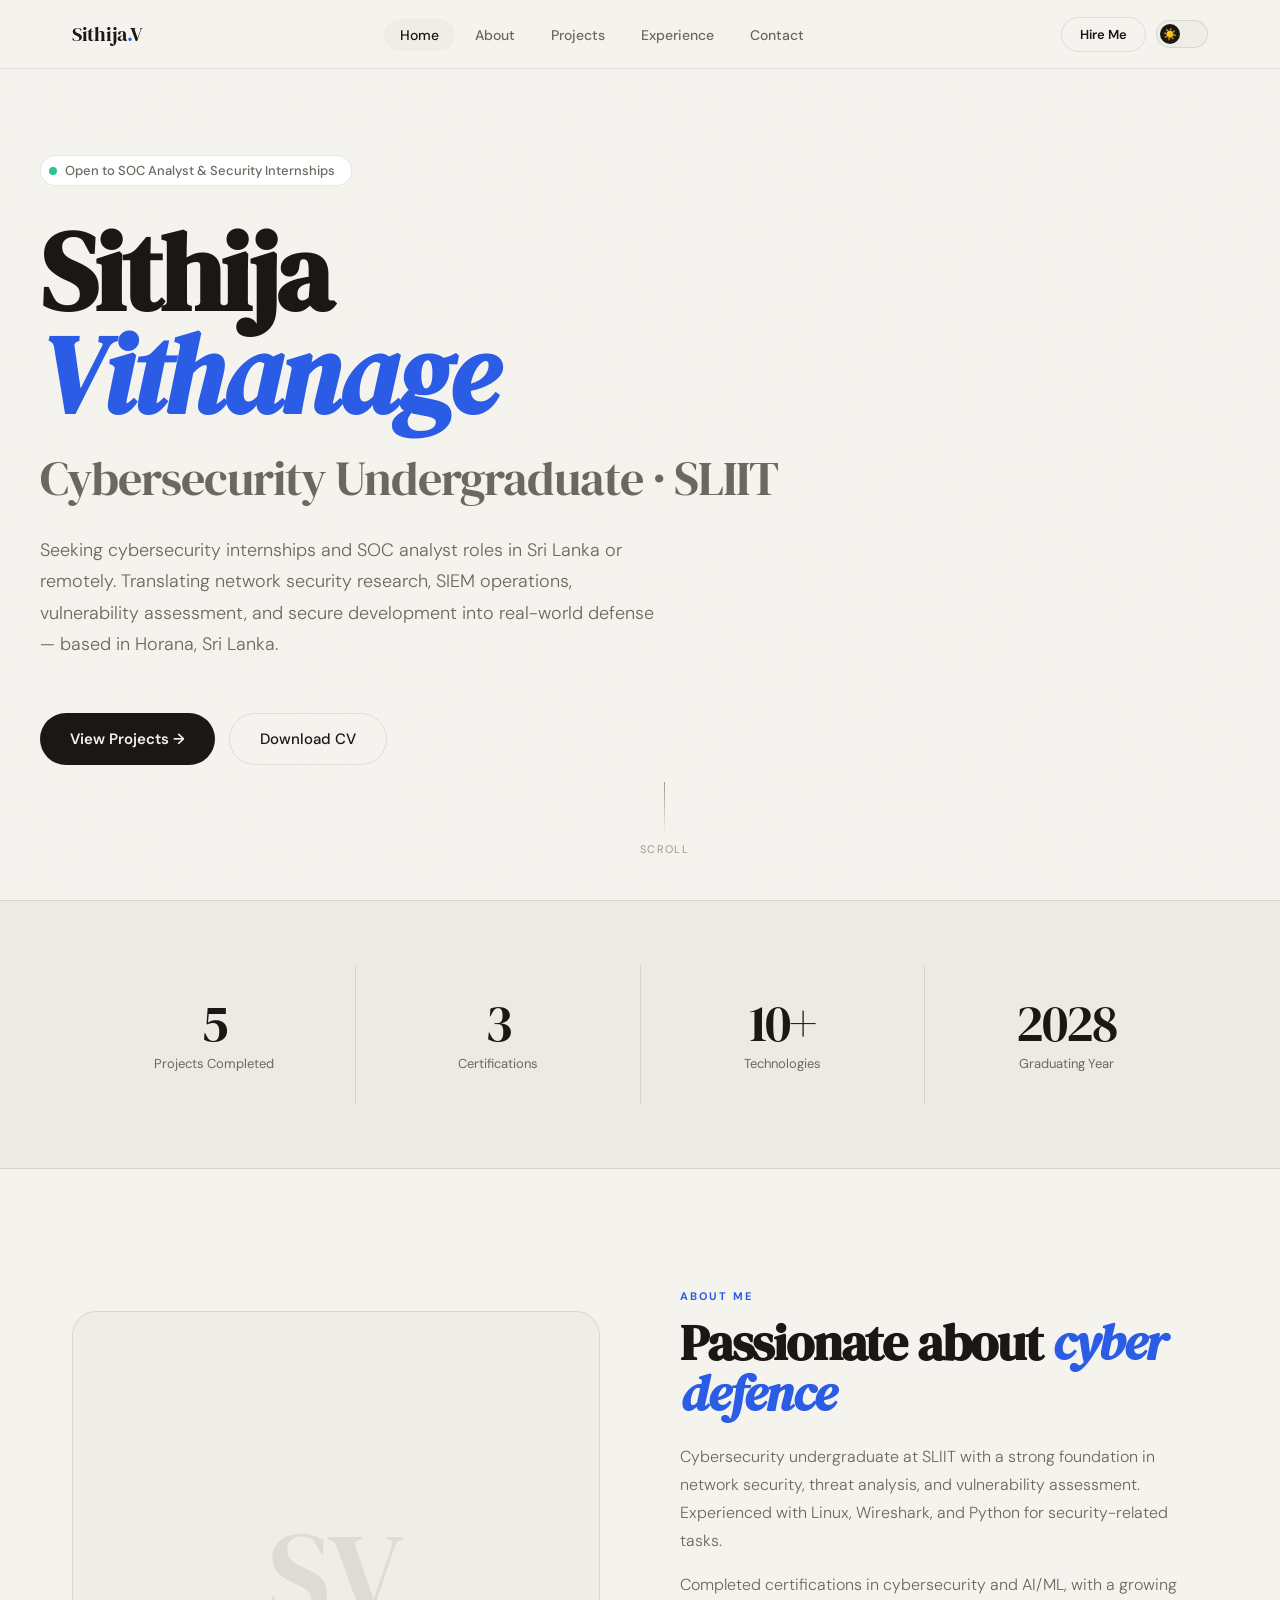
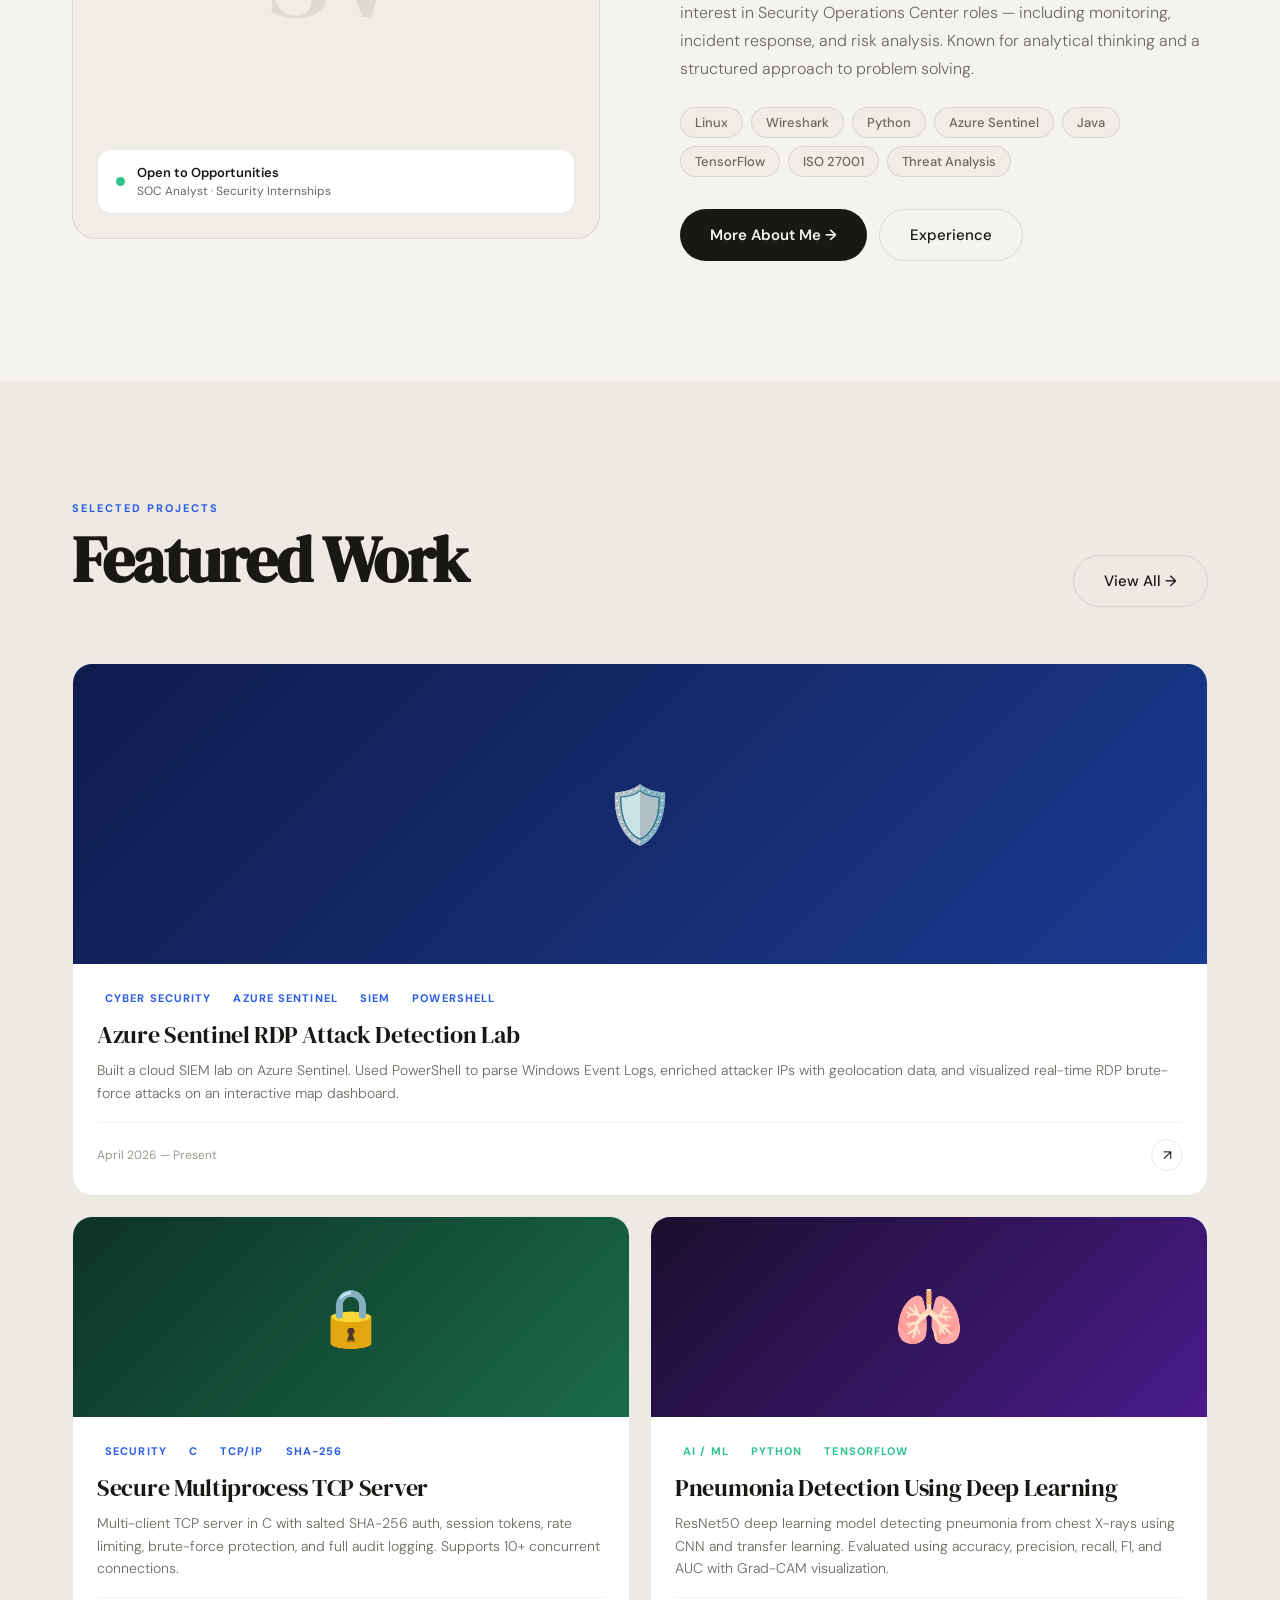
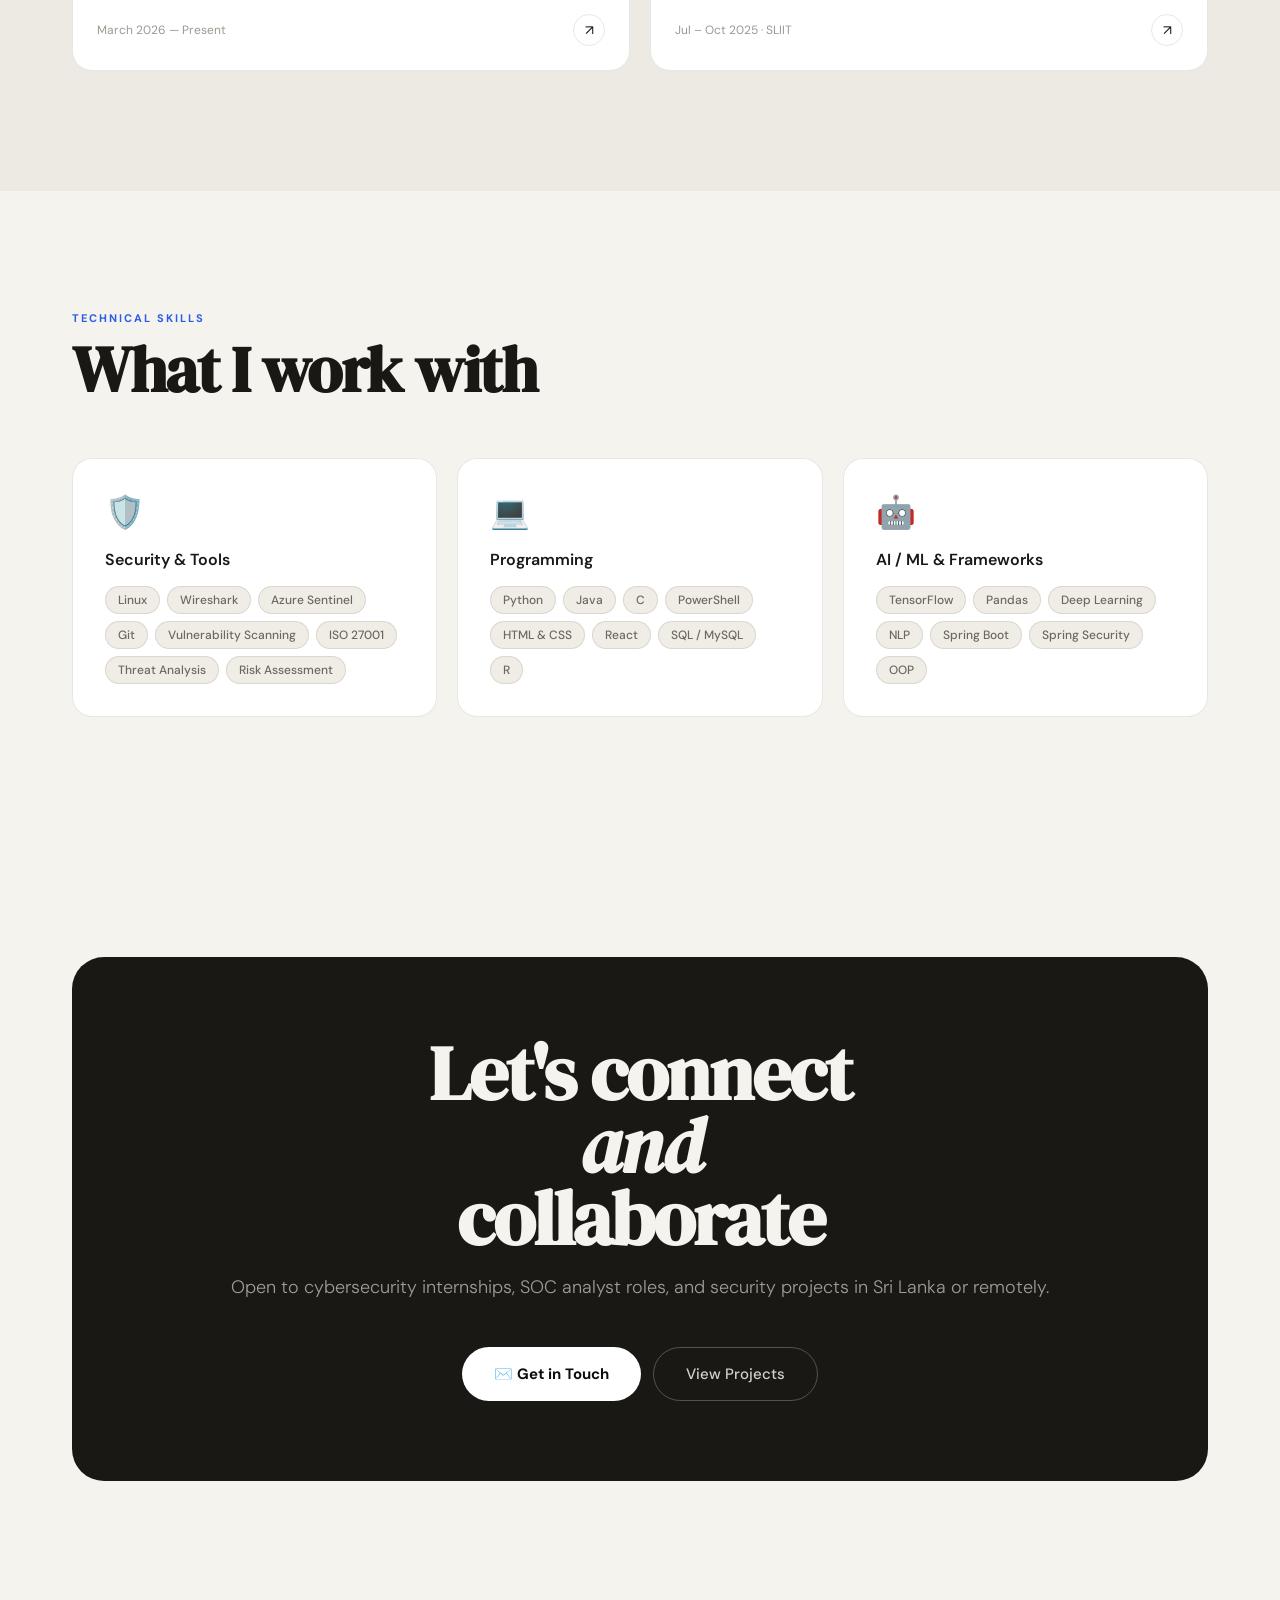
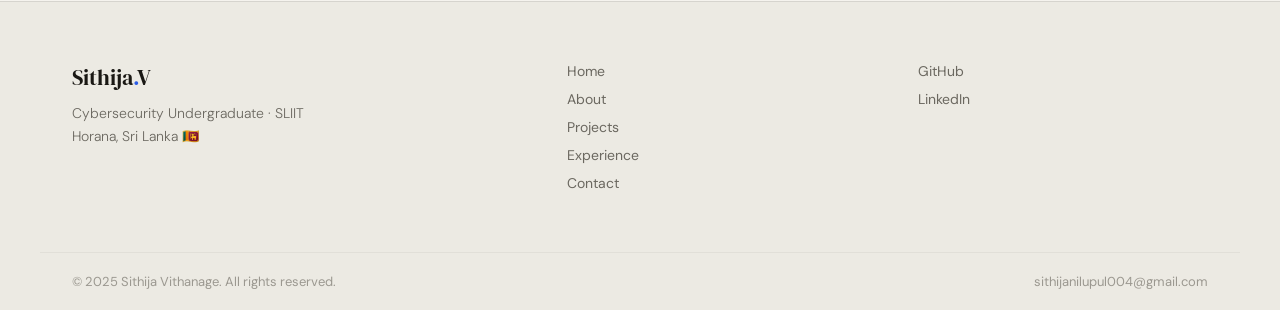
<file: index.html>
<!DOCTYPE html>
<html lang="en" data-theme="light">
<head>
<meta charset="UTF-8">
<meta name="viewport" content="width=device-width, initial-scale=1.0">
<title>Sithija Vithanage — Cybersecurity Undergraduate</title>
<link rel="preconnect" href="https://fonts.googleapis.com">
<link href="https://fonts.googleapis.com/css2?family=DM+Serif+Display:ital@0;1&family=DM+Sans:ital,opsz,wght@0,9..40,300;0,9..40,400;0,9..40,500;0,9..40,600;1,9..40,300&display=swap" rel="stylesheet">
<link rel="stylesheet" href="shared.css">
<style>
/* HERO */
.hero{min-height:100vh;display:flex;align-items:center;position:relative;padding:120px 32px 100px;overflow:hidden}
.hero-orb{position:absolute;border-radius:50%;filter:blur(90px);pointer-events:none;animation:float 8s ease-in-out infinite}
.orb1{width:600px;height:600px;background:radial-gradient(circle,var(--accent)18,transparent 70%);right:-150px;top:0}
.orb2{width:350px;height:350px;background:radial-gradient(circle,var(--accent3)20,transparent 70%);left:5%;bottom:80px;animation-delay:-3s}
.orb3{width:250px;height:250px;background:radial-gradient(circle,var(--accent2)18,transparent 70%);right:25%;bottom:120px;animation-delay:-5s}
@keyframes float{0%,100%{transform:translateY(0) scale(1)}50%{transform:translateY(-30px) scale(1.04)}}
.hero-content{max-width:1200px;margin:0 auto;width:100%;position:relative;z-index:1}
.hero-tag{display:inline-flex;align-items:center;gap:8px;background:var(--surface);border:1px solid var(--border);border-radius:100px;padding:6px 16px 6px 8px;font-size:13px;font-weight:500;color:var(--text-muted);margin-bottom:36px;animation:fadeUp 0.8s ease both}
.tag-dot{width:8px;height:8px;border-radius:50%;background:var(--accent3);box-shadow:0 0 0 3px var(--accent3)30;animation:pulse 2s ease infinite}
@keyframes pulse{0%,100%{box-shadow:0 0 0 3px var(--accent3)30}50%{box-shadow:0 0 0 7px var(--accent3)10}}
.hero-title{font-family:'DM Serif Display',serif;font-size:clamp(52px,9vw,110px);line-height:0.92;letter-spacing:-3px;color:var(--text);margin-bottom:20px;animation:fadeUp 0.8s ease 0.1s both}
.hero-title em{font-style:italic;color:var(--accent)}
.hero-name{font-family:'DM Serif Display',serif;font-size:clamp(28px,4vw,48px);color:var(--text-muted);letter-spacing:-1px;margin-bottom:24px;font-weight:400;animation:fadeUp 0.8s ease 0.15s both}
.hero-sub{font-size:clamp(15px,2vw,18px);color:var(--text-muted);max-width:620px;line-height:1.75;font-weight:300;margin-bottom:52px;animation:fadeUp 0.8s ease 0.2s both}
.hero-ctas{display:flex;gap:14px;flex-wrap:wrap;animation:fadeUp 0.8s ease 0.3s both}
.hero-scroll{position:absolute;bottom:44px;left:50%;transform:translateX(-50%);display:flex;flex-direction:column;align-items:center;gap:8px;color:var(--text-subtle);font-size:11px;letter-spacing:0.12em;text-transform:uppercase;animation:fadeUp 1s ease 0.6s both}
.scroll-bar{width:1px;height:52px;background:linear-gradient(to bottom,var(--text-subtle),transparent);animation:scrollAnim 2s ease infinite}
@keyframes scrollAnim{0%{transform:scaleY(0);transform-origin:top}50%{transform:scaleY(1);transform-origin:top}51%{transform:scaleY(1);transform-origin:bottom}100%{transform:scaleY(0);transform-origin:bottom}}

/* STATS */
.stats-strip{padding:64px 0;background:var(--bg2);border-top:1px solid var(--border);border-bottom:1px solid var(--border)}
.stats-grid{display:grid;grid-template-columns:repeat(4,1fr);gap:1px;background:var(--border)}
.stat-cell{background:var(--bg2);padding:32px 40px;text-align:center;transition:background 0.2s}
.stat-cell:hover{background:var(--surface)}
.stat-num{font-family:'DM Serif Display',serif;font-size:52px;letter-spacing:-2px;line-height:1;color:var(--text);margin-bottom:6px}
.stat-label{font-size:13px;color:var(--text-muted)}

/* ABOUT PREVIEW */
.about-preview{padding:120px 0}
.about-grid{display:grid;grid-template-columns:1fr 1fr;gap:80px;align-items:center}
.about-img{aspect-ratio:1;background:var(--surface2);border-radius:24px;border:1px solid var(--border);display:flex;align-items:center;justify-content:center;position:relative;overflow:hidden}
.about-img-inner{font-family:'DM Serif Display',serif;font-size:120px;color:var(--text);opacity:0.08}
.about-badge{position:absolute;bottom:24px;left:24px;right:24px;background:var(--surface);border:1px solid var(--border);border-radius:14px;padding:14px 18px;display:flex;align-items:center;gap:12px}
.badge-dot{width:9px;height:9px;border-radius:50%;background:var(--accent3);box-shadow:0 0 0 3px var(--accent3)25;animation:pulse 2s ease infinite;flex-shrink:0}
.badge-text{font-size:13px;font-weight:600}
.badge-sub{font-size:12px;color:var(--text-muted);margin-top:2px}
.about-text h2{font-family:'DM Serif Display',serif;font-size:clamp(36px,4vw,52px);letter-spacing:-1.2px;line-height:1;margin-bottom:24px}
.about-text h2 em{font-style:italic;color:var(--accent)}
.about-text p{font-size:16px;color:var(--text-muted);line-height:1.75;font-weight:300;margin-bottom:16px}
.about-chips{display:flex;flex-wrap:wrap;gap:8px;margin-top:24px}
.chip{background:var(--surface2);border:1px solid var(--border);border-radius:100px;padding:6px 14px;font-size:13px;font-weight:500;color:var(--text-muted);transition:border-color 0.2s,color 0.2s}
.chip:hover{border-color:var(--accent);color:var(--accent)}

/* FEATURED PROJECTS */
.featured{padding:120px 0;background:var(--bg2)}
.section-header{display:flex;align-items:flex-end;justify-content:space-between;margin-bottom:56px}
.proj-grid{display:grid;grid-template-columns:repeat(2,1fr);gap:20px}
.proj-card{background:var(--surface);border:1px solid var(--border);border-radius:20px;overflow:hidden;text-decoration:none;color:inherit;display:flex;flex-direction:column;transition:transform 0.35s cubic-bezier(0.34,1.2,0.64,1),box-shadow 0.35s,border-color 0.3s}
.proj-card:hover{transform:translateY(-8px);box-shadow:var(--shadow-lg);border-color:var(--accent)50}
.proj-card.wide{grid-column:span 2}
.proj-thumb{position:relative;overflow:hidden}
.proj-card.wide .proj-thumb{height:300px}
.proj-card:not(.wide) .proj-thumb{height:200px}
.proj-thumb-bg{width:100%;height:100%;display:flex;align-items:center;justify-content:center;font-size:56px;transition:transform 0.4s}
.proj-card:hover .proj-thumb-bg{transform:scale(1.06)}
.proj-overlay{position:absolute;inset:0;display:flex;align-items:center;justify-content:center;color:white;font-size:13px;font-weight:700;letter-spacing:0.08em;text-transform:uppercase;opacity:0;transition:opacity 0.3s}
.proj-card:hover .proj-overlay{opacity:1}
.proj-body{padding:24px;flex:1;display:flex;flex-direction:column}
.proj-tags{display:flex;gap:6px;flex-wrap:wrap;margin-bottom:10px}
.proj-tag{font-size:11px;font-weight:700;text-transform:uppercase;letter-spacing:0.1em;color:var(--accent);background:var(--accent)12;padding:3px 8px;border-radius:4px}
.proj-name{font-family:'DM Serif Display',serif;font-size:24px;letter-spacing:-0.3px;margin-bottom:8px}
.proj-desc{font-size:14px;color:var(--text-muted);line-height:1.6;font-weight:300;flex:1}
.proj-foot{display:flex;align-items:center;justify-content:space-between;margin-top:18px;padding-top:16px;border-top:1px solid var(--border2)}
.proj-year{font-size:12px;color:var(--text-subtle)}
.proj-arrow{width:32px;height:32px;border-radius:50%;border:1px solid var(--border);display:flex;align-items:center;justify-content:center;font-size:14px;transition:background 0.2s,border-color 0.2s}
.proj-card:hover .proj-arrow{background:var(--accent);border-color:var(--accent);color:white}

/* SKILLS SECTION */
.skills-preview{padding:120px 0}
.skills-cats{display:grid;grid-template-columns:repeat(3,1fr);gap:20px;margin-top:56px}
.skill-cat{background:var(--surface);border:1px solid var(--border);border-radius:var(--radius);padding:32px;transition:transform 0.3s,border-color 0.3s}
.skill-cat:hover{transform:translateY(-4px);border-color:var(--accent)40}
.skill-cat-icon{font-size:32px;margin-bottom:16px}
.skill-cat-title{font-weight:600;font-size:16px;margin-bottom:16px}
.skill-pills{display:flex;flex-wrap:wrap;gap:7px}
.skill-pill{background:var(--surface2);border:1px solid var(--border);border-radius:100px;padding:5px 12px;font-size:12px;font-weight:500;color:var(--text-muted)}

/* CTA */
.cta-strip{padding:120px 0}
.cta-box{background:var(--text);color:var(--bg);border-radius:32px;padding:80px;text-align:center;position:relative;overflow:hidden}
[data-theme="dark"] .cta-box{background:var(--surface);color:var(--text);border:1px solid var(--border)}
.cta-box::before{content:'';position:absolute;inset:0;background:radial-gradient(ellipse 60% 60% at 50% 110%,var(--accent)25,transparent 70%);pointer-events:none}
.cta-title{font-family:'DM Serif Display',serif;font-size:clamp(40px,6vw,80px);line-height:0.95;letter-spacing:-2px;margin-bottom:20px;position:relative}
.cta-sub{font-size:18px;opacity:0.6;font-weight:300;margin-bottom:48px;position:relative}
.cta-btns{display:flex;gap:12px;justify-content:center;position:relative;flex-wrap:wrap}

@media(max-width:900px){
  .about-grid{grid-template-columns:1fr}
  .proj-grid{grid-template-columns:1fr}
  .proj-card.wide{grid-column:span 1}
  .stats-grid{grid-template-columns:repeat(2,1fr)}
  .skills-cats{grid-template-columns:1fr}
  .section-header{flex-direction:column;align-items:flex-start;gap:20px}
  .cta-box{padding:48px 28px}
  .hero{padding:120px 20px 100px}
}
</style>
</head>
<body>

<nav>
  <div class="nav-inner">
    <a href="index.html" class="nav-logo">Sithija<span>.</span>V</a>
    <ul class="nav-links">
      <li><a href="index.html" class="active">Home</a></li>
      <li><a href="about.html">About</a></li>
      <li><a href="work.html">Projects</a></li>
      <li><a href="experience.html">Experience</a></li>
      <li><a href="contact.html">Contact</a></li>
    </ul>
    <div class="nav-right">
      <a href="contact.html" class="btn-nav">Hire Me</a>
      <button class="theme-toggle" id="themeToggle" aria-label="Toggle theme">
        <div class="toggle-thumb"><span id="toggleIcon">☀️</span></div>
      </button>
    </div>
  </div>
</nav>

<!-- HERO -->
<section class="hero">
  <div class="hero-orb orb1"></div>
  <div class="hero-orb orb2"></div>
  <div class="hero-orb orb3"></div>
  <div class="hero-content">
    <div class="hero-tag"><span class="tag-dot"></span> Open to SOC Analyst & Security Internships</div>
    <h1 class="hero-title">Sithija<br><em>Vithanage</em></h1>
    <p class="hero-name">Cybersecurity Undergraduate · SLIIT</p>
    <p class="hero-sub">Seeking cybersecurity internships and SOC analyst roles in Sri Lanka or remotely. Translating network security research, SIEM operations, vulnerability assessment, and secure development into real-world defense — based in Horana, Sri Lanka.</p>
    <div class="hero-ctas">
      <a href="work.html" class="btn-primary">View Projects →</a>
      <a href="contact.html" class="btn-secondary">Download CV</a>
    </div>
  </div>
  <div class="hero-scroll"><div class="scroll-bar"></div>Scroll</div>
</section>

<!-- STATS -->
<section class="stats-strip">
  <div class="container">
    <div class="stats-grid">
      <div class="stat-cell reveal"><div class="stat-num">5</div><div class="stat-label">Projects Completed</div></div>
      <div class="stat-cell reveal reveal-d1"><div class="stat-num">3</div><div class="stat-label">Certifications</div></div>
      <div class="stat-cell reveal reveal-d2"><div class="stat-num">10+</div><div class="stat-label">Technologies</div></div>
      <div class="stat-cell reveal reveal-d3"><div class="stat-num">2028</div><div class="stat-label">Graduating Year</div></div>
    </div>
  </div>
</section>

<!-- ABOUT PREVIEW -->
<section class="about-preview">
  <div class="container">
    <div class="about-grid">
      <div class="about-img reveal">
        <div class="about-img-inner">SV</div>
        <div class="about-badge">
          <div class="badge-dot"></div>
          <div>
            <div class="badge-text">Open to Opportunities</div>
            <div class="badge-sub">SOC Analyst · Security Internships</div>
          </div>
        </div>
      </div>
      <div class="about-text reveal reveal-d1">
        <div class="section-label">About Me</div>
        <h2>Passionate about <em>cyber defence</em></h2>
        <p>Cybersecurity undergraduate at SLIIT with a strong foundation in network security, threat analysis, and vulnerability assessment. Experienced with Linux, Wireshark, and Python for security-related tasks.</p>
        <p>Completed certifications in cybersecurity and AI/ML, with a growing interest in Security Operations Center roles — including monitoring, incident response, and risk analysis. Known for analytical thinking and a structured approach to problem solving.</p>
        <div class="about-chips">
          <span class="chip">Linux</span><span class="chip">Wireshark</span><span class="chip">Python</span>
          <span class="chip">Azure Sentinel</span><span class="chip">Java</span><span class="chip">TensorFlow</span>
          <span class="chip">ISO 27001</span><span class="chip">Threat Analysis</span>
        </div>
        <div style="display:flex;gap:12px;margin-top:32px;flex-wrap:wrap">
          <a href="about.html" class="btn-primary">More About Me →</a>
          <a href="experience.html" class="btn-secondary">Experience</a>
        </div>
      </div>
    </div>
  </div>
</section>

<!-- FEATURED PROJECTS -->
<section class="featured">
  <div class="container">
    <div class="section-header reveal">
      <div>
        <div class="section-label">Selected Projects</div>
        <h2 class="section-title">Featured Work</h2>
      </div>
      <a href="work.html" class="btn-secondary">View All →</a>
    </div>
    <div class="proj-grid">
      <!-- Azure Sentinel -->
      <a href="work.html" class="proj-card wide reveal">
        <div class="proj-thumb">
          <div class="proj-thumb-bg" style="background:linear-gradient(135deg,#0f1b4d,#1a3a8f)">🛡️</div>
          <div class="proj-overlay" style="background:rgba(43,92,230,0.88)">View Project ↗</div>
        </div>
        <div class="proj-body">
          <div class="proj-tags"><span class="proj-tag">Cyber Security</span><span class="proj-tag">Azure Sentinel</span><span class="proj-tag">SIEM</span><span class="proj-tag">PowerShell</span></div>
          <div class="proj-name">Azure Sentinel RDP Attack Detection Lab</div>
          <p class="proj-desc">Built a cloud SIEM lab on Azure Sentinel. Used PowerShell to parse Windows Event Logs, enriched attacker IPs with geolocation data, and visualized real-time RDP brute-force attacks on an interactive map dashboard.</p>
          <div class="proj-foot"><span class="proj-year">April 2026 — Present</span><div class="proj-arrow">↗</div></div>
        </div>
      </a>
      <!-- TCP Server -->
      <a href="work.html" class="proj-card reveal">
        <div class="proj-thumb">
          <div class="proj-thumb-bg" style="background:linear-gradient(135deg,#0d3326,#1a6b4a)">🔒</div>
          <div class="proj-overlay" style="background:rgba(43,196,138,0.88)">View Project ↗</div>
        </div>
        <div class="proj-body">
          <div class="proj-tags"><span class="proj-tag">Security</span><span class="proj-tag">C</span><span class="proj-tag">TCP/IP</span><span class="proj-tag">SHA-256</span></div>
          <div class="proj-name">Secure Multiprocess TCP Server</div>
          <p class="proj-desc">Multi-client TCP server in C with salted SHA-256 auth, session tokens, rate limiting, brute-force protection, and full audit logging. Supports 10+ concurrent connections.</p>
          <div class="proj-foot"><span class="proj-year">March 2026 — Present</span><div class="proj-arrow">↗</div></div>
        </div>
      </a>
      <!-- Pneumonia AI -->
      <a href="work.html" class="proj-card reveal reveal-d1">
        <div class="proj-thumb">
          <div class="proj-thumb-bg" style="background:linear-gradient(135deg,#1a0f2e,#4a1a8a)">🫁</div>
          <div class="proj-overlay" style="background:rgba(90,43,200,0.88)">View Project ↗</div>
        </div>
        <div class="proj-body">
          <div class="proj-tags"><span class="proj-tag" style="color:var(--accent3);background:var(--accent3)12">AI / ML</span><span class="proj-tag" style="color:var(--accent3);background:var(--accent3)12">Python</span><span class="proj-tag" style="color:var(--accent3);background:var(--accent3)12">TensorFlow</span></div>
          <div class="proj-name">Pneumonia Detection Using Deep Learning</div>
          <p class="proj-desc">ResNet50 deep learning model detecting pneumonia from chest X-rays using CNN and transfer learning. Evaluated using accuracy, precision, recall, F1, and AUC with Grad-CAM visualization.</p>
          <div class="proj-foot"><span class="proj-year">Jul – Oct 2025 · SLIIT</span><div class="proj-arrow">↗</div></div>
        </div>
      </a>
    </div>
  </div>
</section>

<!-- SKILLS PREVIEW -->
<section class="skills-preview">
  <div class="container">
    <div class="reveal">
      <div class="section-label">Technical Skills</div>
      <h2 class="section-title">What I work with</h2>
    </div>
    <div class="skills-cats">
      <div class="skill-cat reveal">
        <div class="skill-cat-icon">🛡️</div>
        <div class="skill-cat-title">Security & Tools</div>
        <div class="skill-pills">
          <span class="skill-pill">Linux</span><span class="skill-pill">Wireshark</span>
          <span class="skill-pill">Azure Sentinel</span><span class="skill-pill">Git</span>
          <span class="skill-pill">Vulnerability Scanning</span><span class="skill-pill">ISO 27001</span>
          <span class="skill-pill">Threat Analysis</span><span class="skill-pill">Risk Assessment</span>
        </div>
      </div>
      <div class="skill-cat reveal reveal-d1">
        <div class="skill-cat-icon">💻</div>
        <div class="skill-cat-title">Programming</div>
        <div class="skill-pills">
          <span class="skill-pill">Python</span><span class="skill-pill">Java</span>
          <span class="skill-pill">C</span><span class="skill-pill">PowerShell</span>
          <span class="skill-pill">HTML & CSS</span><span class="skill-pill">React</span>
          <span class="skill-pill">SQL / MySQL</span><span class="skill-pill">R</span>
        </div>
      </div>
      <div class="skill-cat reveal reveal-d2">
        <div class="skill-cat-icon">🤖</div>
        <div class="skill-cat-title">AI / ML & Frameworks</div>
        <div class="skill-pills">
          <span class="skill-pill">TensorFlow</span><span class="skill-pill">Pandas</span>
          <span class="skill-pill">Deep Learning</span><span class="skill-pill">NLP</span>
          <span class="skill-pill">Spring Boot</span><span class="skill-pill">Spring Security</span>
          <span class="skill-pill">OOP</span>
        </div>
      </div>
    </div>
  </div>
</section>

<!-- CTA -->
<section class="cta-strip">
  <div class="container">
    <div class="cta-box reveal">
      <h2 class="cta-title">Let's connect<br><em>and</em><br>collaborate</h2>
      <p class="cta-sub">Open to cybersecurity internships, SOC analyst roles, and security projects in Sri Lanka or remotely.</p>
      <div class="cta-btns">
        <a href="contact.html" class="btn-cta-primary">✉️ Get in Touch</a>
        <a href="work.html" class="btn-cta-secondary">View Projects</a>
      </div>
    </div>
  </div>
</section>

<footer>
  <div class="footer-inner container">
    <div class="footer-left">
      <span class="footer-logo">Sithija<span>.</span>V</span>
      <p>Cybersecurity Undergraduate · SLIIT<br>Horana, Sri Lanka 🇱🇰</p>
    </div>
    <div class="footer-links">
      <a href="index.html">Home</a><a href="about.html">About</a>
      <a href="work.html">Projects</a><a href="experience.html">Experience</a><a href="contact.html">Contact</a>
    </div>
    <div class="footer-social">
      <a href="https://github.com/sithija-vithanage" target="_blank">GitHub</a>
      <a href="https://linkedin.com/in/sithija-vithanage" target="_blank">LinkedIn</a>
    </div>
  </div>
  <div class="footer-bottom container">
    <span>© 2025 Sithija Vithanage. All rights reserved.</span>
    <span>sithijanilupul004@gmail.com</span>
  </div>
</footer>
<script src="shared.js"></script>
</body>
</html>
</file>
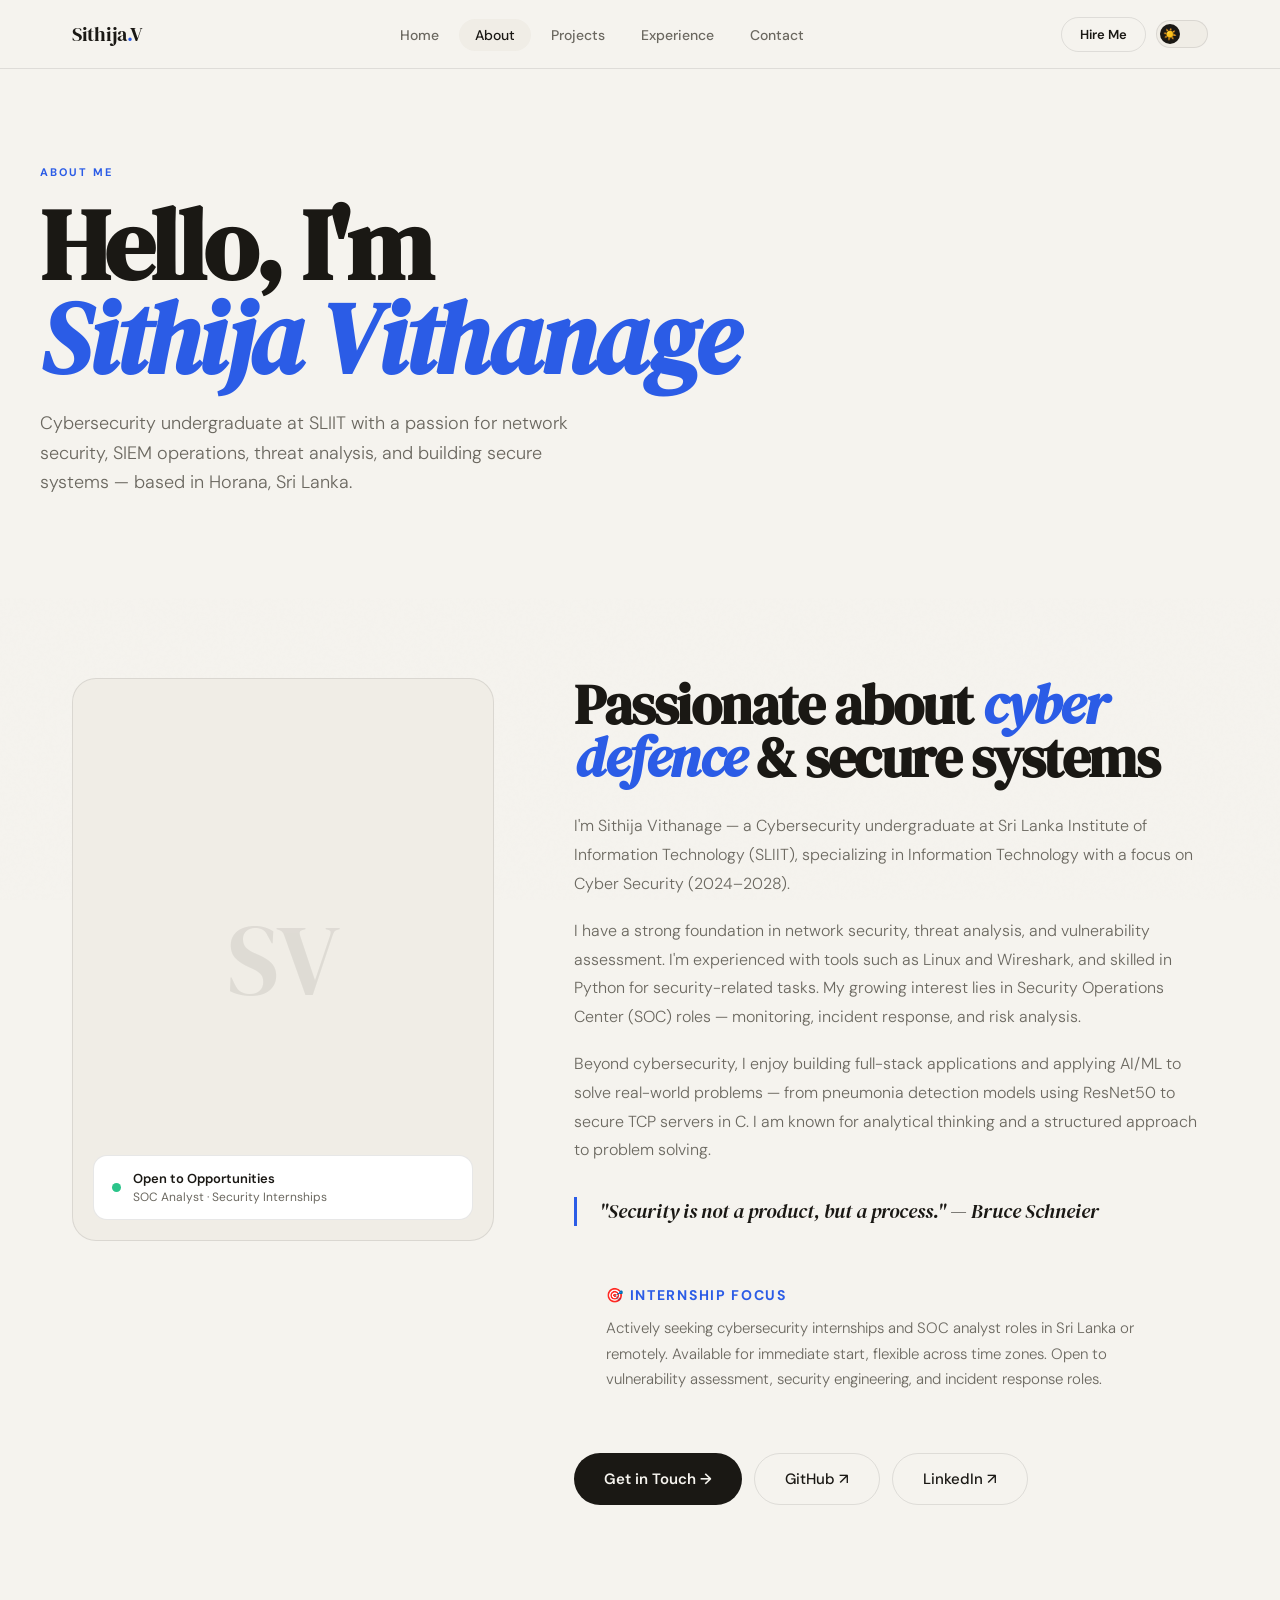
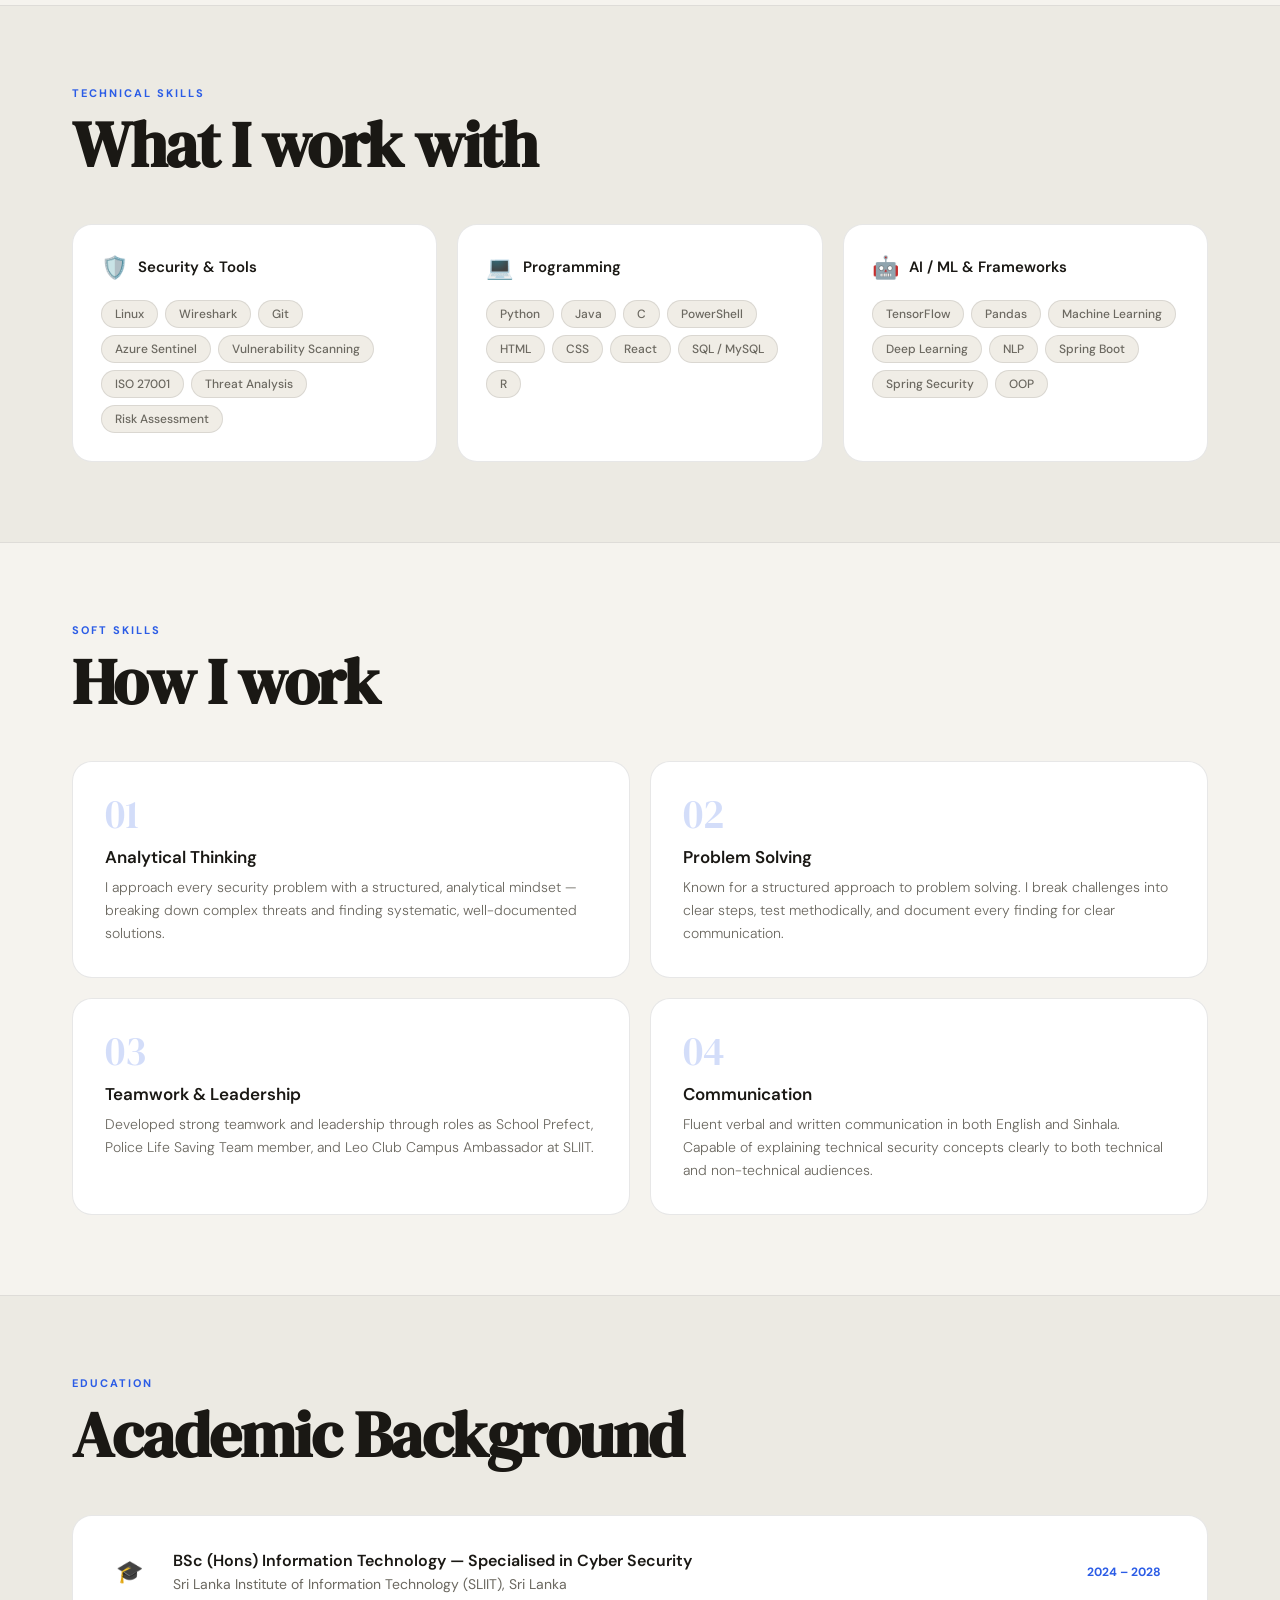
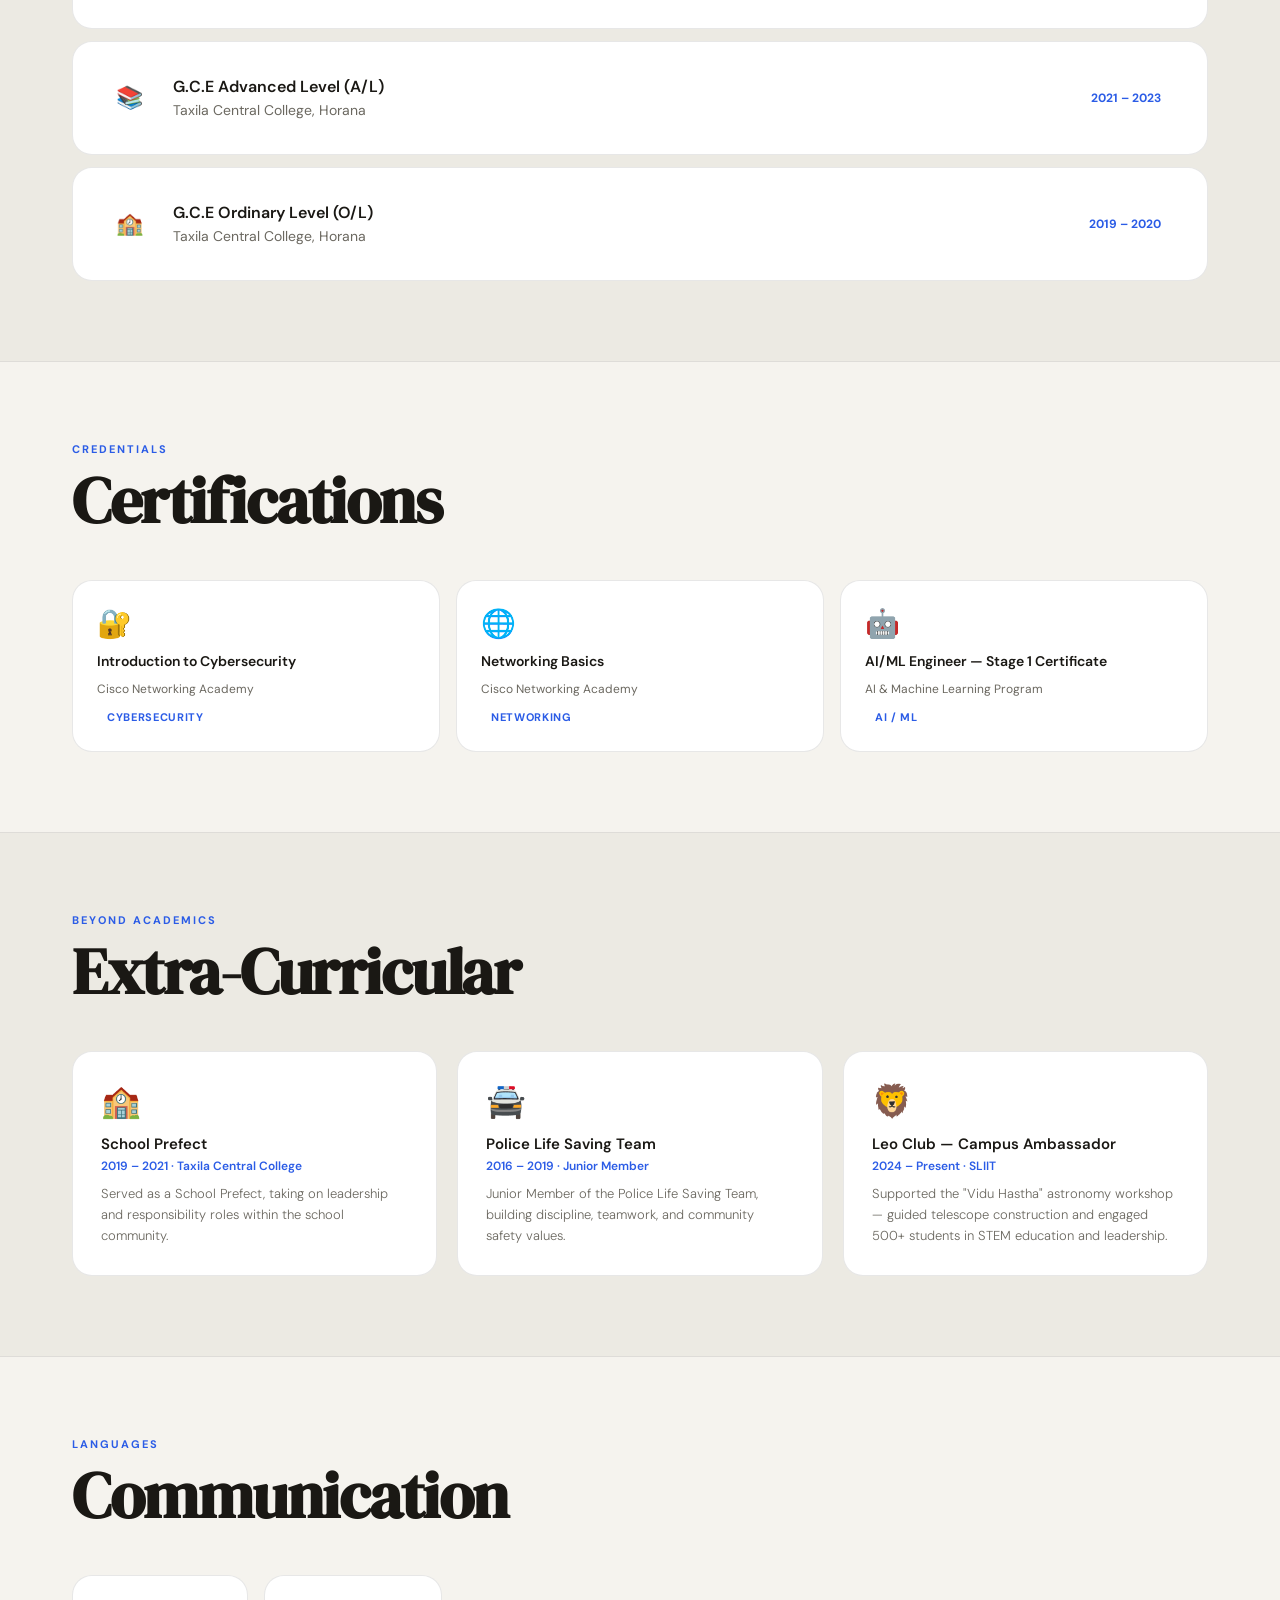
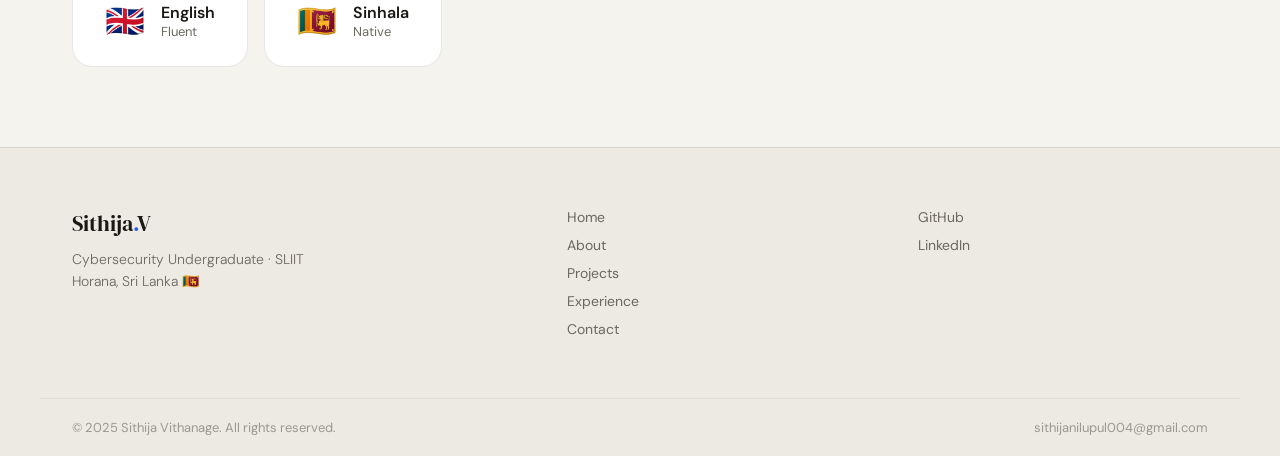
<file: about.html>
<!DOCTYPE html>
<html lang="en" data-theme="light">
<head>
<meta charset="UTF-8">
<meta name="viewport" content="width=device-width, initial-scale=1.0">
<title>About — Sithija Vithanage</title>
<link rel="preconnect" href="https://fonts.googleapis.com">
<link href="https://fonts.googleapis.com/css2?family=DM+Serif+Display:ital@0;1&family=DM+Sans:ital,opsz,wght@0,9..40,300;0,9..40,400;0,9..40,500;0,9..40,600;1,9..40,300&display=swap" rel="stylesheet">
<link rel="stylesheet" href="shared.css">
<style>
.about-section{padding:80px 0 100px}
.about-grid{display:grid;grid-template-columns:1fr 1.5fr;gap:80px;align-items:start}
.about-left{position:sticky;top:90px}
.photo-frame{aspect-ratio:3/4;background:var(--surface2);border-radius:24px;border:1px solid var(--border);overflow:hidden;position:relative;display:flex;align-items:center;justify-content:center}
.photo-inner{font-family:'DM Serif Display',serif;font-size:100px;color:var(--text);opacity:0.08}
.photo-badge{position:absolute;bottom:20px;left:20px;right:20px;background:var(--surface);border:1px solid var(--border);border-radius:14px;padding:14px 18px;display:flex;align-items:center;gap:12px}
.badge-dot{width:9px;height:9px;border-radius:50%;background:var(--accent3);box-shadow:0 0 0 3px var(--accent3)25;flex-shrink:0;animation:pulse 2s ease infinite}
@keyframes pulse{0%,100%{box-shadow:0 0 0 3px var(--accent3)25}50%{box-shadow:0 0 0 7px var(--accent3)10}}
.badge-text{font-size:13px;font-weight:600}
.badge-sub{font-size:12px;color:var(--text-muted);margin-top:2px}
.about-right h1{font-family:'DM Serif Display',serif;font-size:clamp(36px,5vw,56px);line-height:0.95;letter-spacing:-1.5px;margin-bottom:28px}
.about-right h1 em{font-style:italic;color:var(--accent)}
.about-body{font-size:16px;color:var(--text-muted);line-height:1.8;font-weight:300;margin-bottom:18px}
.about-quote{border-left:3px solid var(--accent);padding-left:22px;margin:32px 0;font-family:'DM Serif Display',serif;font-size:20px;font-style:italic;color:var(--text);line-height:1.45}
.about-links{display:flex;gap:12px;margin-top:32px;flex-wrap:wrap}

/* INTERNSHIP FOCUS BOX */
.focus-box{background:var(--accent)08;border:1px solid var(--accent)30;border-radius:var(--radius);padding:28px 32px;margin-top:32px}
.focus-title{font-weight:700;font-size:14px;color:var(--accent);text-transform:uppercase;letter-spacing:0.12em;margin-bottom:12px}
.focus-text{font-size:15px;color:var(--text-muted);line-height:1.7;font-weight:300}

/* SKILLS */
.skills-section{padding:80px 0;background:var(--bg2)}
.skills-grid{display:grid;grid-template-columns:repeat(3,1fr);gap:20px;margin-top:48px}
.skill-cat{background:var(--surface);border:1px solid var(--border);border-radius:var(--radius);padding:28px}
.skill-cat-head{display:flex;align-items:center;gap:10px;margin-bottom:18px}
.skill-cat-icon{font-size:22px}
.skill-cat-title{font-weight:600;font-size:15px}
.skill-pills{display:flex;flex-wrap:wrap;gap:7px}
.skill-pill{background:var(--surface2);border:1px solid var(--border);border-radius:100px;padding:5px 13px;font-size:12px;font-weight:500;color:var(--text-muted);transition:border-color 0.2s,color 0.2s,transform 0.2s;cursor:default}
.skill-pill:hover{border-color:var(--accent);color:var(--accent);transform:translateY(-2px)}

/* SOFT SKILLS */
.soft-section{padding:80px 0}
.soft-grid{display:grid;grid-template-columns:repeat(2,1fr);gap:20px;margin-top:48px}
.soft-card{background:var(--surface);border:1px solid var(--border);border-radius:var(--radius);padding:32px;transition:transform 0.3s,border-color 0.3s}
.soft-card:hover{transform:translateY(-4px);border-color:var(--accent)40}
.soft-num{font-family:'DM Serif Display',serif;font-size:40px;color:var(--accent);opacity:0.2;line-height:1;margin-bottom:12px}
.soft-title{font-weight:600;font-size:17px;margin-bottom:8px}
.soft-desc{font-size:14px;color:var(--text-muted);line-height:1.65;font-weight:300}

/* EDUCATION */
.edu-section{padding:80px 0;background:var(--bg2)}
.edu-list{display:flex;flex-direction:column;gap:12px;margin-top:48px}
.edu-card{background:var(--surface);border:1px solid var(--border);border-radius:var(--radius);padding:32px;display:grid;grid-template-columns:auto 1fr auto;gap:20px;align-items:center;transition:transform 0.2s,border-color 0.2s}
.edu-card:hover{transform:translateX(6px);border-color:var(--accent)40}
.edu-icon{width:48px;height:48px;border-radius:12px;background:var(--accent)12;display:flex;align-items:center;justify-content:center;font-size:22px;flex-shrink:0}
.edu-degree{font-weight:600;font-size:16px;margin-bottom:4px}
.edu-school{font-size:14px;color:var(--text-muted)}
.edu-year{font-size:12px;font-weight:700;color:var(--accent);background:var(--accent)12;padding:5px 14px;border-radius:100px;white-space:nowrap}

/* CERTS */
.cert-section{padding:80px 0}
.cert-grid{display:grid;grid-template-columns:repeat(3,1fr);gap:16px;margin-top:48px}
.cert-card{background:var(--surface);border:1px solid var(--border);border-radius:var(--radius);padding:24px;display:flex;flex-direction:column;gap:10px;transition:transform 0.3s}
.cert-card:hover{transform:translateY(-4px)}
.cert-icon{font-size:28px}
.cert-name{font-weight:600;font-size:14px;line-height:1.4}
.cert-issuer{font-size:12px;color:var(--text-muted)}
.cert-badge{font-size:11px;font-weight:700;color:var(--accent);background:var(--accent)12;padding:3px 10px;border-radius:100px;width:fit-content;text-transform:uppercase;letter-spacing:0.06em}

/* EXTRA */
.extra-section{padding:80px 0;background:var(--bg2)}
.extra-grid{display:grid;grid-template-columns:repeat(3,1fr);gap:20px;margin-top:48px}
.extra-card{background:var(--surface);border:1px solid var(--border);border-radius:var(--radius);padding:28px;transition:transform 0.3s}
.extra-card:hover{transform:translateY(-4px)}
.extra-emoji{font-size:32px;margin-bottom:12px}
.extra-title{font-weight:600;font-size:15px;margin-bottom:4px}
.extra-period{font-size:12px;color:var(--accent);font-weight:600;margin-bottom:10px}
.extra-desc{font-size:13px;color:var(--text-muted);line-height:1.6;font-weight:300}

/* LANGUAGES */
.lang-section{padding:80px 0}
.lang-grid{display:flex;gap:16px;flex-wrap:wrap;margin-top:48px}
.lang-card{background:var(--surface);border:1px solid var(--border);border-radius:var(--radius);padding:24px 32px;display:flex;align-items:center;gap:16px;transition:transform 0.2s}
.lang-card:hover{transform:translateY(-3px)}
.lang-flag{font-size:32px}
.lang-name{font-weight:600;font-size:16px}
.lang-level{font-size:13px;color:var(--text-muted)}

@media(max-width:900px){
  .about-grid{grid-template-columns:1fr;gap:48px}
  .about-left{position:static}
  .skills-grid{grid-template-columns:1fr}
  .soft-grid{grid-template-columns:1fr}
  .cert-grid{grid-template-columns:1fr 1fr}
  .extra-grid{grid-template-columns:1fr 1fr}
  .edu-card{grid-template-columns:1fr;gap:12px}
}
@media(max-width:600px){
  .cert-grid,.extra-grid{grid-template-columns:1fr}
}
</style>
</head>
<body>
<nav>
  <div class="nav-inner">
    <a href="index.html" class="nav-logo">Sithija<span>.</span>V</a>
    <ul class="nav-links">
      <li><a href="index.html">Home</a></li>
      <li><a href="about.html" class="active">About</a></li>
      <li><a href="work.html">Projects</a></li>
      <li><a href="experience.html">Experience</a></li>
      <li><a href="contact.html">Contact</a></li>
    </ul>
    <div class="nav-right">
      <a href="contact.html" class="btn-nav">Hire Me</a>
      <button class="theme-toggle" id="themeToggle" aria-label="Toggle theme">
        <div class="toggle-thumb"><span id="toggleIcon">☀️</span></div>
      </button>
    </div>
  </div>
</nav>

<div class="page-hero">
  <div class="page-hero-orb page-hero-orb1"></div>
  <div class="page-hero-orb page-hero-orb2"></div>
  <div class="page-hero-content">
    <span class="page-hero-tag">About Me</span>
    <h1 class="page-hero-title">Hello, I'm<br><em>Sithija Vithanage</em></h1>
    <p class="page-hero-sub">Cybersecurity undergraduate at SLIIT with a passion for network security, SIEM operations, threat analysis, and building secure systems — based in Horana, Sri Lanka.</p>
  </div>
</div>

<section class="about-section">
  <div class="container">
    <div class="about-grid">
      <div class="about-left reveal">
        <div class="photo-frame">
          <div class="photo-inner">SV</div>
          <div class="photo-badge">
            <div class="badge-dot"></div>
            <div>
              <div class="badge-text">Open to Opportunities</div>
              <div class="badge-sub">SOC Analyst · Security Internships</div>
            </div>
          </div>
        </div>
      </div>
      <div class="about-right reveal reveal-d1">
        <h1>Passionate about <em>cyber defence</em> & secure systems</h1>
        <p class="about-body">I'm Sithija Vithanage — a Cybersecurity undergraduate at Sri Lanka Institute of Information Technology (SLIIT), specializing in Information Technology with a focus on Cyber Security (2024–2028).</p>
        <p class="about-body">I have a strong foundation in network security, threat analysis, and vulnerability assessment. I'm experienced with tools such as Linux and Wireshark, and skilled in Python for security-related tasks. My growing interest lies in Security Operations Center (SOC) roles — monitoring, incident response, and risk analysis.</p>
        <p class="about-body">Beyond cybersecurity, I enjoy building full-stack applications and applying AI/ML to solve real-world problems — from pneumonia detection models using ResNet50 to secure TCP servers in C. I am known for analytical thinking and a structured approach to problem solving.</p>
        <blockquote class="about-quote">"Security is not a product, but a process." — Bruce Schneier</blockquote>

        <div class="focus-box">
          <div class="focus-title">🎯 Internship Focus</div>
          <p class="focus-text">Actively seeking cybersecurity internships and SOC analyst roles in Sri Lanka or remotely. Available for immediate start, flexible across time zones. Open to vulnerability assessment, security engineering, and incident response roles.</p>
        </div>

        <div class="about-links">
          <a href="contact.html" class="btn-primary">Get in Touch →</a>
          <a href="https://github.com/sithija-vithanage" target="_blank" class="btn-secondary">GitHub ↗</a>
          <a href="https://linkedin.com/in/sithija-vithanage" target="_blank" class="btn-secondary">LinkedIn ↗</a>
        </div>
      </div>
    </div>
  </div>
</section>

<div class="divider"></div>

<section class="skills-section">
  <div class="container">
    <div class="reveal">
      <div class="section-label">Technical Skills</div>
      <h2 class="section-title">What I work with</h2>
    </div>
    <div class="skills-grid">
      <div class="skill-cat reveal">
        <div class="skill-cat-head"><span class="skill-cat-icon">🛡️</span><span class="skill-cat-title">Security & Tools</span></div>
        <div class="skill-pills">
          <span class="skill-pill">Linux</span><span class="skill-pill">Wireshark</span><span class="skill-pill">Git</span>
          <span class="skill-pill">Azure Sentinel</span><span class="skill-pill">Vulnerability Scanning</span>
          <span class="skill-pill">ISO 27001</span><span class="skill-pill">Threat Analysis</span><span class="skill-pill">Risk Assessment</span>
        </div>
      </div>
      <div class="skill-cat reveal reveal-d1">
        <div class="skill-cat-head"><span class="skill-cat-icon">💻</span><span class="skill-cat-title">Programming</span></div>
        <div class="skill-pills">
          <span class="skill-pill">Python</span><span class="skill-pill">Java</span><span class="skill-pill">C</span>
          <span class="skill-pill">PowerShell</span><span class="skill-pill">HTML</span><span class="skill-pill">CSS</span>
          <span class="skill-pill">React</span><span class="skill-pill">SQL / MySQL</span><span class="skill-pill">R</span>
        </div>
      </div>
      <div class="skill-cat reveal reveal-d2">
        <div class="skill-cat-head"><span class="skill-cat-icon">🤖</span><span class="skill-cat-title">AI / ML & Frameworks</span></div>
        <div class="skill-pills">
          <span class="skill-pill">TensorFlow</span><span class="skill-pill">Pandas</span><span class="skill-pill">Machine Learning</span>
          <span class="skill-pill">Deep Learning</span><span class="skill-pill">NLP</span>
          <span class="skill-pill">Spring Boot</span><span class="skill-pill">Spring Security</span><span class="skill-pill">OOP</span>
        </div>
      </div>
    </div>
  </div>
</section>

<div class="divider"></div>

<section class="soft-section">
  <div class="container">
    <div class="reveal">
      <div class="section-label">Soft Skills</div>
      <h2 class="section-title">How I work</h2>
    </div>
    <div class="soft-grid">
      <div class="soft-card reveal">
        <div class="soft-num">01</div>
        <div class="soft-title">Analytical Thinking</div>
        <p class="soft-desc">I approach every security problem with a structured, analytical mindset — breaking down complex threats and finding systematic, well-documented solutions.</p>
      </div>
      <div class="soft-card reveal reveal-d1">
        <div class="soft-num">02</div>
        <div class="soft-title">Problem Solving</div>
        <p class="soft-desc">Known for a structured approach to problem solving. I break challenges into clear steps, test methodically, and document every finding for clear communication.</p>
      </div>
      <div class="soft-card reveal reveal-d2">
        <div class="soft-num">03</div>
        <div class="soft-title">Teamwork & Leadership</div>
        <p class="soft-desc">Developed strong teamwork and leadership through roles as School Prefect, Police Life Saving Team member, and Leo Club Campus Ambassador at SLIIT.</p>
      </div>
      <div class="soft-card reveal reveal-d3">
        <div class="soft-num">04</div>
        <div class="soft-title">Communication</div>
        <p class="soft-desc">Fluent verbal and written communication in both English and Sinhala. Capable of explaining technical security concepts clearly to both technical and non-technical audiences.</p>
      </div>
    </div>
  </div>
</section>

<div class="divider"></div>

<section class="edu-section">
  <div class="container">
    <div class="reveal">
      <div class="section-label">Education</div>
      <h2 class="section-title">Academic Background</h2>
    </div>
    <div class="edu-list">
      <div class="edu-card reveal">
        <div class="edu-icon">🎓</div>
        <div>
          <div class="edu-degree">BSc (Hons) Information Technology — Specialised in Cyber Security</div>
          <div class="edu-school">Sri Lanka Institute of Information Technology (SLIIT), Sri Lanka</div>
        </div>
        <span class="edu-year">2024 – 2028</span>
      </div>
      <div class="edu-card reveal reveal-d1">
        <div class="edu-icon">📚</div>
        <div>
          <div class="edu-degree">G.C.E Advanced Level (A/L)</div>
          <div class="edu-school">Taxila Central College, Horana</div>
        </div>
        <span class="edu-year">2021 – 2023</span>
      </div>
      <div class="edu-card reveal reveal-d2">
        <div class="edu-icon">🏫</div>
        <div>
          <div class="edu-degree">G.C.E Ordinary Level (O/L)</div>
          <div class="edu-school">Taxila Central College, Horana</div>
        </div>
        <span class="edu-year">2019 – 2020</span>
      </div>
    </div>
  </div>
</section>

<div class="divider"></div>

<section class="cert-section">
  <div class="container">
    <div class="reveal">
      <div class="section-label">Credentials</div>
      <h2 class="section-title">Certifications</h2>
    </div>
    <div class="cert-grid">
      <div class="cert-card reveal">
        <div class="cert-icon">🔐</div>
        <div class="cert-name">Introduction to Cybersecurity</div>
        <div class="cert-issuer">Cisco Networking Academy</div>
        <div class="cert-badge">Cybersecurity</div>
      </div>
      <div class="cert-card reveal reveal-d1">
        <div class="cert-icon">🌐</div>
        <div class="cert-name">Networking Basics</div>
        <div class="cert-issuer">Cisco Networking Academy</div>
        <div class="cert-badge">Networking</div>
      </div>
      <div class="cert-card reveal reveal-d2">
        <div class="cert-icon">🤖</div>
        <div class="cert-name">AI/ML Engineer — Stage 1 Certificate</div>
        <div class="cert-issuer">AI & Machine Learning Program</div>
        <div class="cert-badge">AI / ML</div>
      </div>
    </div>
  </div>
</section>

<div class="divider"></div>

<section class="extra-section">
  <div class="container">
    <div class="reveal">
      <div class="section-label">Beyond Academics</div>
      <h2 class="section-title">Extra-Curricular</h2>
    </div>
    <div class="extra-grid">
      <div class="extra-card reveal">
        <div class="extra-emoji">🏫</div>
        <div class="extra-title">School Prefect</div>
        <div class="extra-period">2019 – 2021 · Taxila Central College</div>
        <p class="extra-desc">Served as a School Prefect, taking on leadership and responsibility roles within the school community.</p>
      </div>
      <div class="extra-card reveal reveal-d1">
        <div class="extra-emoji">🚔</div>
        <div class="extra-title">Police Life Saving Team</div>
        <div class="extra-period">2016 – 2019 · Junior Member</div>
        <p class="extra-desc">Junior Member of the Police Life Saving Team, building discipline, teamwork, and community safety values.</p>
      </div>
      <div class="extra-card reveal reveal-d2">
        <div class="extra-emoji">🦁</div>
        <div class="extra-title">Leo Club — Campus Ambassador</div>
        <div class="extra-period">2024 – Present · SLIIT</div>
        <p class="extra-desc">Supported the "Vidu Hastha" astronomy workshop — guided telescope construction and engaged 500+ students in STEM education and leadership.</p>
      </div>
    </div>
  </div>
</section>

<div class="divider"></div>

<section class="lang-section">
  <div class="container">
    <div class="reveal">
      <div class="section-label">Languages</div>
      <h2 class="section-title">Communication</h2>
    </div>
    <div class="lang-grid">
      <div class="lang-card reveal">
        <div class="lang-flag">🇬🇧</div>
        <div><div class="lang-name">English</div><div class="lang-level">Fluent</div></div>
      </div>
      <div class="lang-card reveal reveal-d1">
        <div class="lang-flag">🇱🇰</div>
        <div><div class="lang-name">Sinhala</div><div class="lang-level">Native</div></div>
      </div>
    </div>
  </div>
</section>

<footer>
  <div class="footer-inner container">
    <div class="footer-left">
      <span class="footer-logo">Sithija<span>.</span>V</span>
      <p>Cybersecurity Undergraduate · SLIIT<br>Horana, Sri Lanka 🇱🇰</p>
    </div>
    <div class="footer-links">
      <a href="index.html">Home</a><a href="about.html">About</a>
      <a href="work.html">Projects</a><a href="experience.html">Experience</a><a href="contact.html">Contact</a>
    </div>
    <div class="footer-social">
      <a href="https://github.com/sithija-vithanage" target="_blank">GitHub</a>
      <a href="https://linkedin.com/in/sithija-vithanage" target="_blank">LinkedIn</a>
    </div>
  </div>
  <div class="footer-bottom container">
    <span>© 2025 Sithija Vithanage. All rights reserved.</span>
    <span>sithijanilupul004@gmail.com</span>
  </div>
</footer>
<script src="shared.js"></script>
</body>
</html>
</file>
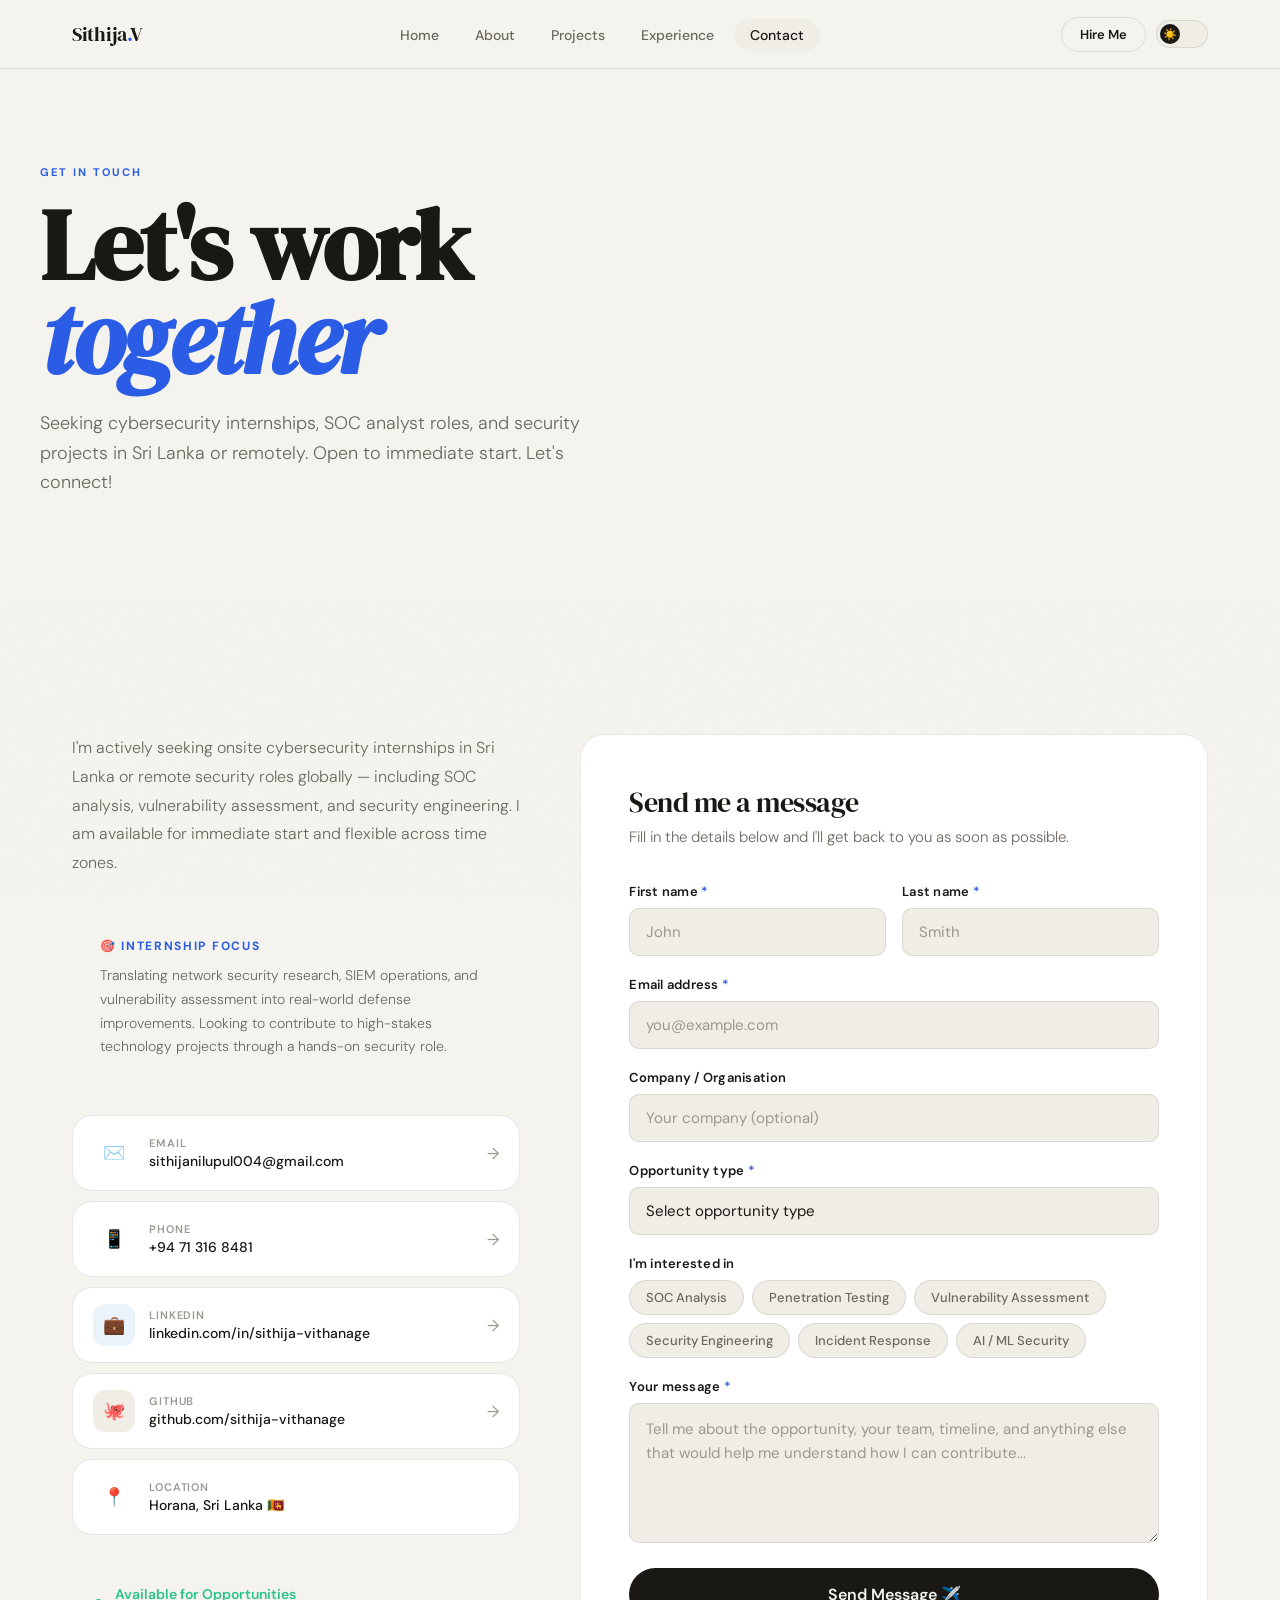
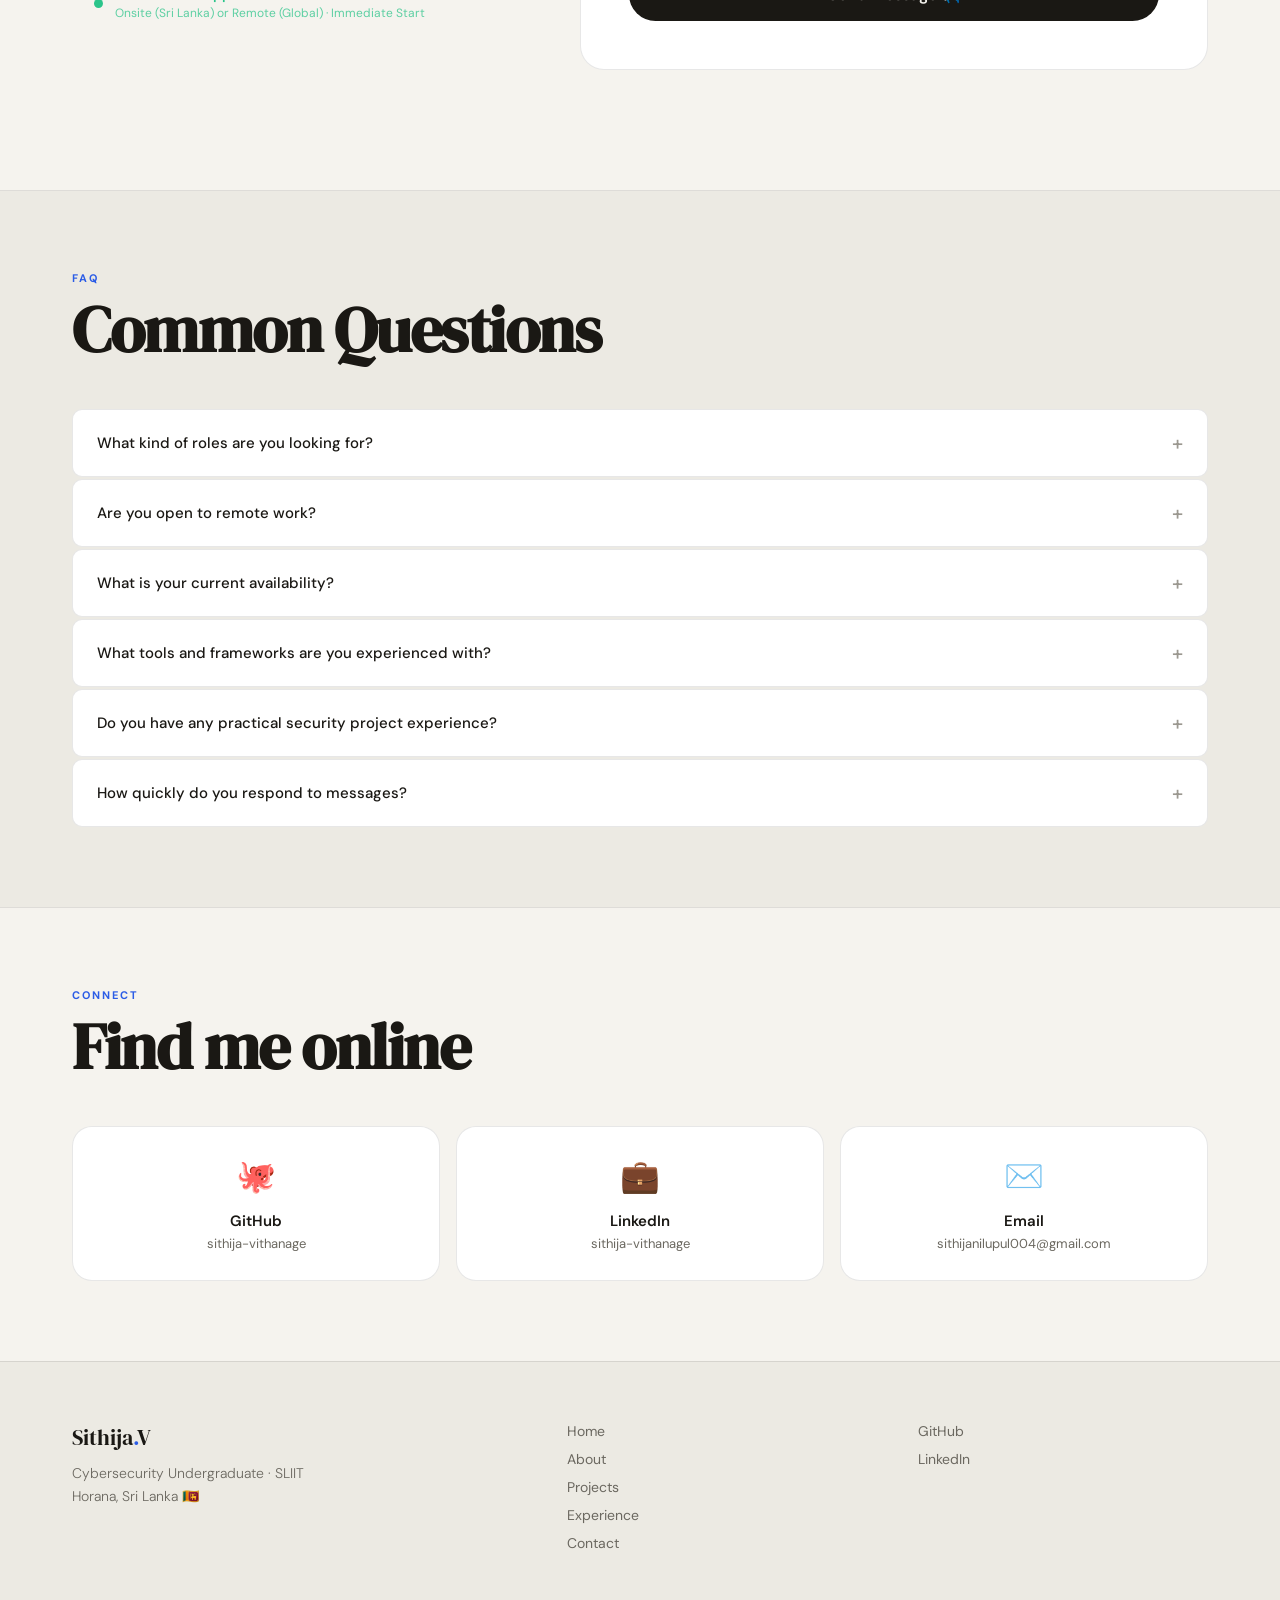
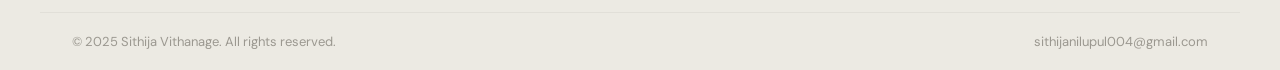
<file: contact.html>
<!DOCTYPE html>
<html lang="en" data-theme="light">
<head>
<meta charset="UTF-8">
<meta name="viewport" content="width=device-width, initial-scale=1.0">
<title>Contact — Sithija Vithanage</title>
<link rel="preconnect" href="https://fonts.googleapis.com">
<link href="https://fonts.googleapis.com/css2?family=DM+Serif+Display:ital@0;1&family=DM+Sans:ital,opsz,wght@0,9..40,300;0,9..40,400;0,9..40,500;0,9..40,600;1,9..40,300&display=swap" rel="stylesheet">
<link rel="stylesheet" href="shared.css">
<style>

/* ── CONTACT MAIN ── */
.contact-section { padding: 80px 0 120px; }
.contact-grid { display: grid; grid-template-columns: 1fr 1.4fr; gap: 60px; align-items: start; margin-top: 56px; }

/* LEFT INFO */
.contact-info { position: sticky; top: 90px; }
.contact-intro { font-size: 16px; color: var(--text-muted); line-height: 1.8; font-weight: 300; margin-bottom: 36px; }

/* Internship focus box */
.focus-box {
  background: var(--accent)08; border: 1px solid var(--accent)30;
  border-radius: var(--radius); padding: 24px 28px; margin-bottom: 32px;
}
.focus-title { font-weight: 700; font-size: 12px; color: var(--accent); text-transform: uppercase; letter-spacing: 0.14em; margin-bottom: 10px; }
.focus-text { font-size: 14px; color: var(--text-muted); line-height: 1.7; font-weight: 300; }

/* Contact link cards */
.contact-links { display: flex; flex-direction: column; gap: 10px; margin-bottom: 32px; }
.contact-link-card {
  display: flex; align-items: center; gap: 14px;
  background: var(--surface); border: 1px solid var(--border);
  border-radius: var(--radius); padding: 16px 20px;
  text-decoration: none; color: inherit;
  transition: transform 0.25s, border-color 0.25s, box-shadow 0.25s;
}
.contact-link-card:hover { transform: translateX(6px); border-color: var(--accent)50; box-shadow: var(--shadow); }
.contact-link-icon { width: 42px; height: 42px; border-radius: 12px; display: flex; align-items: center; justify-content: center; font-size: 18px; flex-shrink: 0; }
.contact-link-label { font-size: 11px; color: var(--text-subtle); margin-bottom: 2px; font-weight: 600; text-transform: uppercase; letter-spacing: 0.08em; }
.contact-link-value { font-size: 14px; font-weight: 500; color: var(--text); }
.contact-link-arrow { font-size: 16px; color: var(--text-subtle); margin-left: auto; }

/* Available badge */
.avail-card {
  background: var(--accent3)10; border: 1px solid var(--accent3)30;
  border-radius: var(--radius); padding: 18px 22px;
  display: flex; align-items: center; gap: 12px;
}
.avail-dot { width: 9px; height: 9px; border-radius: 50%; background: var(--accent3); box-shadow: 0 0 0 3px var(--accent3)25; flex-shrink: 0; animation: pulse 2s ease infinite; }
@keyframes pulse { 0%,100% { box-shadow: 0 0 0 3px var(--accent3)25; } 50% { box-shadow: 0 0 0 7px var(--accent3)10; } }
.avail-text { font-size: 14px; color: var(--accent3); font-weight: 600; }
.avail-sub { font-size: 12px; color: var(--accent3); opacity: 0.75; margin-top: 2px; }

/* ── FORM ── */
.form-wrap {
  background: var(--surface); border: 1px solid var(--border);
  border-radius: 24px; padding: 48px;
}
.form-title { font-family: 'DM Serif Display', serif; font-size: 28px; letter-spacing: -0.5px; margin-bottom: 6px; }
.form-sub { font-size: 15px; color: var(--text-muted); margin-bottom: 36px; font-weight: 300; }
.form-row { display: grid; grid-template-columns: 1fr 1fr; gap: 16px; }
.form-group { margin-bottom: 20px; }
.form-label { display: block; font-size: 13px; font-weight: 600; color: var(--text); margin-bottom: 8px; letter-spacing: 0.02em; }
.form-label span { color: var(--accent); }
.form-input, .form-select, .form-textarea {
  width: 100%; padding: 13px 16px;
  background: var(--surface2); border: 1px solid var(--border);
  border-radius: var(--radius-sm);
  font-size: 15px; font-family: 'DM Sans', sans-serif;
  color: var(--text); outline: none;
  transition: border-color 0.2s, box-shadow 0.2s, background 0.2s;
  -webkit-appearance: none; appearance: none;
}
.form-input::placeholder, .form-textarea::placeholder { color: var(--text-subtle); }
.form-input:focus, .form-select:focus, .form-textarea:focus {
  border-color: var(--accent); box-shadow: 0 0 0 3px var(--accent)15; background: var(--surface);
}
.form-textarea { resize: vertical; min-height: 140px; line-height: 1.6; }
.form-select { cursor: pointer; }

/* Role chips */
.role-chips { display: flex; flex-wrap: wrap; gap: 8px; }
.role-chip {
  padding: 8px 16px; border: 1px solid var(--border); border-radius: 100px;
  font-size: 13px; font-weight: 500; color: var(--text-muted); cursor: pointer;
  transition: all 0.2s; font-family: 'DM Sans', sans-serif; background: var(--surface2);
}
.role-chip:hover { border-color: var(--accent); color: var(--accent); }
.role-chip.selected { background: var(--accent); border-color: var(--accent); color: white; }

.form-submit {
  width: 100%; padding: 16px; background: var(--text); color: var(--bg);
  border: none; border-radius: 100px; font-size: 16px; font-weight: 600;
  font-family: 'DM Sans', sans-serif; cursor: pointer; margin-top: 8px;
  transition: transform 0.2s, box-shadow 0.2s, opacity 0.2s;
  display: flex; align-items: center; justify-content: center; gap: 8px;
}
.form-submit:hover { transform: translateY(-2px); box-shadow: var(--shadow-lg); }
.form-submit:disabled { opacity: 0.6; cursor: not-allowed; transform: none; }

/* Success */
.form-success { display: none; text-align: center; padding: 48px 24px; }
.form-success.show { display: block; }
.success-icon { font-size: 56px; margin-bottom: 20px; }
.success-title { font-family: 'DM Serif Display', serif; font-size: 28px; margin-bottom: 12px; }
.success-sub { font-size: 16px; color: var(--text-muted); font-weight: 300; line-height: 1.6; }
.success-back { display: inline-flex; align-items: center; gap: 8px; margin-top: 28px; padding: 12px 24px; border: 1px solid var(--border); border-radius: 100px; font-size: 14px; font-weight: 500; color: var(--text-muted); cursor: pointer; background: none; font-family: 'DM Sans', sans-serif; transition: border-color 0.2s, color 0.2s; }
.success-back:hover { border-color: var(--accent); color: var(--accent); }

/* ── FAQ ── */
.faq-section { padding: 80px 0; background: var(--bg2); }
.faq-list { margin-top: 48px; display: flex; flex-direction: column; gap: 2px; }
.faq-item { background: var(--surface); border: 1px solid var(--border); border-radius: var(--radius-sm); overflow: hidden; }
.faq-q { display: flex; align-items: center; justify-content: space-between; gap: 16px; padding: 20px 24px; cursor: pointer; font-size: 15px; font-weight: 500; color: var(--text); transition: background 0.2s; user-select: none; }
.faq-q:hover { background: var(--surface2); }
.faq-icon { font-size: 20px; color: var(--text-subtle); transition: transform 0.3s; flex-shrink: 0; }
.faq-item.open .faq-icon { transform: rotate(45deg); }
.faq-a { max-height: 0; overflow: hidden; transition: max-height 0.4s ease, padding 0.3s; padding: 0 24px; font-size: 15px; color: var(--text-muted); line-height: 1.75; font-weight: 300; }
.faq-item.open .faq-a { max-height: 200px; padding: 0 24px 20px; }

/* ── SOCIAL ── */
.social-section { padding: 80px 0; }
.social-grid { display: grid; grid-template-columns: repeat(3, 1fr); gap: 16px; margin-top: 48px; }
.social-card {
  background: var(--surface); border: 1px solid var(--border);
  border-radius: var(--radius); padding: 28px 24px; text-align: center;
  text-decoration: none; color: inherit;
  transition: transform 0.3s, border-color 0.3s, box-shadow 0.3s;
}
.social-card:hover { transform: translateY(-6px); border-color: var(--accent)40; box-shadow: var(--shadow-lg); }
.social-icon { font-size: 32px; margin-bottom: 14px; display: block; }
.social-name { font-weight: 600; font-size: 15px; margin-bottom: 4px; }
.social-handle { font-size: 13px; color: var(--text-muted); }

@media(max-width: 900px) {
  .contact-grid { grid-template-columns: 1fr; }
  .contact-info { position: static; }
  .form-row { grid-template-columns: 1fr; }
  .form-wrap { padding: 28px; }
  .social-grid { grid-template-columns: 1fr 1fr; }
}
@media(max-width: 600px) {
  .social-grid { grid-template-columns: 1fr; }
}
</style>
</head>
<body>

<nav>
  <div class="nav-inner">
    <a href="index.html" class="nav-logo">Sithija<span>.</span>V</a>
    <ul class="nav-links">
      <li><a href="index.html">Home</a></li>
      <li><a href="about.html">About</a></li>
      <li><a href="work.html">Projects</a></li>
      <li><a href="experience.html">Experience</a></li>
      <li><a href="contact.html" class="active">Contact</a></li>
    </ul>
    <div class="nav-right">
      <a href="contact.html" class="btn-nav">Hire Me</a>
      <button class="theme-toggle" id="themeToggle" aria-label="Toggle theme">
        <div class="toggle-thumb"><span id="toggleIcon">☀️</span></div>
      </button>
    </div>
  </div>
</nav>

<!-- PAGE HERO -->
<div class="page-hero">
  <div class="page-hero-orb page-hero-orb1"></div>
  <div class="page-hero-orb page-hero-orb2"></div>
  <div class="page-hero-content">
    <span class="page-hero-tag">Get in Touch</span>
    <h1 class="page-hero-title">Let's work<br><em>together</em></h1>
    <p class="page-hero-sub">Seeking cybersecurity internships, SOC analyst roles, and security projects in Sri Lanka or remotely. Open to immediate start. Let's connect!</p>
  </div>
</div>

<!-- CONTACT MAIN -->
<section class="contact-section">
  <div class="container">
    <div class="contact-grid">

      <!-- LEFT INFO -->
      <div class="contact-info reveal">
        <p class="contact-intro">I'm actively seeking onsite cybersecurity internships in Sri Lanka or remote security roles globally — including SOC analysis, vulnerability assessment, and security engineering. I am available for immediate start and flexible across time zones.</p>

        <div class="focus-box">
          <div class="focus-title">🎯 Internship Focus</div>
          <p class="focus-text">Translating network security research, SIEM operations, and vulnerability assessment into real-world defense improvements. Looking to contribute to high-stakes technology projects through a hands-on security role.</p>
        </div>

        <div class="contact-links">
          <a href="mailto:sithijanilupul004@gmail.com" class="contact-link-card">
            <div class="contact-link-icon" style="background:var(--accent)12">✉️</div>
            <div>
              <div class="contact-link-label">Email</div>
              <div class="contact-link-value">sithijanilupul004@gmail.com</div>
            </div>
            <span class="contact-link-arrow">→</span>
          </a>
          <a href="tel:+94713168481" class="contact-link-card">
            <div class="contact-link-icon" style="background:var(--accent3)12">📱</div>
            <div>
              <div class="contact-link-label">Phone</div>
              <div class="contact-link-value">+94 71 316 8481</div>
            </div>
            <span class="contact-link-arrow">→</span>
          </a>
          <a href="https://linkedin.com/in/sithija-vithanage" target="_blank" class="contact-link-card">
            <div class="contact-link-icon" style="background:#0a66c215">💼</div>
            <div>
              <div class="contact-link-label">LinkedIn</div>
              <div class="contact-link-value">linkedin.com/in/sithija-vithanage</div>
            </div>
            <span class="contact-link-arrow">→</span>
          </a>
          <a href="https://github.com/sithija-vithanage" target="_blank" class="contact-link-card">
            <div class="contact-link-icon" style="background:var(--surface2)">🐙</div>
            <div>
              <div class="contact-link-label">GitHub</div>
              <div class="contact-link-value">github.com/sithija-vithanage</div>
            </div>
            <span class="contact-link-arrow">→</span>
          </a>
          <div class="contact-link-card" style="cursor:default">
            <div class="contact-link-icon" style="background:var(--accent2)12">📍</div>
            <div>
              <div class="contact-link-label">Location</div>
              <div class="contact-link-value">Horana, Sri Lanka 🇱🇰</div>
            </div>
          </div>
        </div>

        <div class="avail-card">
          <div class="avail-dot"></div>
          <div>
            <div class="avail-text">Available for Opportunities</div>
            <div class="avail-sub">Onsite (Sri Lanka) or Remote (Global) · Immediate Start</div>
          </div>
        </div>
      </div>

      <!-- RIGHT FORM -->
      <div class="form-wrap reveal reveal-d1">
        <div id="formContent">
          <div class="form-title">Send me a message</div>
          <p class="form-sub">Fill in the details below and I'll get back to you as soon as possible.</p>

          <div class="form-row">
            <div class="form-group">
              <label class="form-label">First name <span>*</span></label>
              <input type="text" class="form-input" placeholder="John" id="firstName">
            </div>
            <div class="form-group">
              <label class="form-label">Last name <span>*</span></label>
              <input type="text" class="form-input" placeholder="Smith" id="lastName">
            </div>
          </div>

          <div class="form-group">
            <label class="form-label">Email address <span>*</span></label>
            <input type="email" class="form-input" placeholder="you@example.com" id="email">
          </div>

          <div class="form-group">
            <label class="form-label">Company / Organisation</label>
            <input type="text" class="form-input" placeholder="Your company (optional)" id="company">
          </div>

          <div class="form-group">
            <label class="form-label">Opportunity type <span>*</span></label>
            <select class="form-select" id="oppType">
              <option value="" disabled selected>Select opportunity type</option>
              <option>Cybersecurity Internship (Onsite — Sri Lanka)</option>
              <option>SOC Analyst Role (Remote)</option>
              <option>Vulnerability Assessment Role</option>
              <option>Security Engineering Role</option>
              <option>Part-time / Freelance Security Project</option>
              <option>Collaboration / Research</option>
              <option>Other</option>
            </select>
          </div>

          <div class="form-group">
            <label class="form-label">I'm interested in</label>
            <div class="role-chips" id="roleChips">
              <button class="role-chip" onclick="selectRole(this)">SOC Analysis</button>
              <button class="role-chip" onclick="selectRole(this)">Penetration Testing</button>
              <button class="role-chip" onclick="selectRole(this)">Vulnerability Assessment</button>
              <button class="role-chip" onclick="selectRole(this)">Security Engineering</button>
              <button class="role-chip" onclick="selectRole(this)">Incident Response</button>
              <button class="role-chip" onclick="selectRole(this)">AI / ML Security</button>
            </div>
          </div>

          <div class="form-group">
            <label class="form-label">Your message <span>*</span></label>
            <textarea class="form-textarea" placeholder="Tell me about the opportunity, your team, timeline, and anything else that would help me understand how I can contribute..." id="message"></textarea>
          </div>

          <button class="form-submit" id="submitBtn" onclick="submitForm()">
            <span id="submitText">Send Message ✈️</span>
          </button>
        </div>

        <!-- Success state -->
        <div class="form-success" id="successState">
          <div class="success-icon">🎉</div>
          <div class="success-title">Message sent!</div>
          <p class="success-sub">Thanks for reaching out! I've received your message and will get back to you within 24 hours. Looking forward to connecting!</p>
          <button class="success-back" onclick="resetForm()">← Send another message</button>
        </div>
      </div>

    </div>
  </div>
</section>

<div class="divider"></div>

<!-- FAQ -->
<section class="faq-section">
  <div class="container">
    <div class="reveal">
      <div class="section-label">FAQ</div>
      <h2 class="section-title">Common Questions</h2>
    </div>
    <div class="faq-list">
      <div class="faq-item reveal">
        <div class="faq-q" onclick="toggleFaq(this)">
          What kind of roles are you looking for?
          <span class="faq-icon">+</span>
        </div>
        <div class="faq-a">I'm actively seeking onsite cybersecurity internships in Sri Lanka, or remote security roles globally — including SOC analysis, vulnerability assessment, security engineering, and incident response. I am available for an immediate start and am flexible across time zones.</div>
      </div>
      <div class="faq-item reveal">
        <div class="faq-q" onclick="toggleFaq(this)">
          Are you open to remote work?
          <span class="faq-icon">+</span>
        </div>
        <div class="faq-a">Absolutely. I am open to remote cybersecurity roles with teams anywhere in the world. I have a reliable home setup and am comfortable collaborating across different time zones using tools like Slack, Teams, and Jira.</div>
      </div>
      <div class="faq-item reveal">
        <div class="faq-q" onclick="toggleFaq(this)">
          What is your current availability?
          <span class="faq-icon">+</span>
        </div>
        <div class="faq-a">I am available for an immediate start. I am currently a second-year undergraduate at SLIIT (2024–2028) and can balance internship or part-time commitments alongside my studies. Full-time availability is possible during semester breaks.</div>
      </div>
      <div class="faq-item reveal">
        <div class="faq-q" onclick="toggleFaq(this)">
          What tools and frameworks are you experienced with?
          <span class="faq-icon">+</span>
        </div>
        <div class="faq-a">I have hands-on experience with Linux, Wireshark, Azure Sentinel (SIEM), Git, and Vulnerability Scanning tools. I am familiar with ISO 27001, Threat Analysis, and Risk Assessment frameworks. For development, I work in Python, Java, C, PowerShell, and SQL.</div>
      </div>
      <div class="faq-item reveal">
        <div class="faq-q" onclick="toggleFaq(this)">
          Do you have any practical security project experience?
          <span class="faq-icon">+</span>
        </div>
        <div class="faq-a">Yes! I have built an Azure Sentinel cloud SIEM lab for real-time RDP brute-force attack detection, and a Secure Multiprocess TCP Server in C with SHA-256 authentication, session management, and brute-force protection. I also applied AI/ML to build a pneumonia detection model. All projects are available on my GitHub.</div>
      </div>
      <div class="faq-item reveal">
        <div class="faq-q" onclick="toggleFaq(this)">
          How quickly do you respond to messages?
          <span class="faq-icon">+</span>
        </div>
        <div class="faq-a">I typically respond to all messages within 24 hours. For urgent opportunities, feel free to contact me directly via phone at +94 71 316 8481 or email at sithijanilupul004@gmail.com.</div>
      </div>
    </div>
  </div>
</section>

<div class="divider"></div>

<!-- SOCIAL -->
<section class="social-section">
  <div class="container">
    <div class="reveal">
      <div class="section-label">Connect</div>
      <h2 class="section-title">Find me online</h2>
    </div>
    <div class="social-grid">
      <a href="https://github.com/sithija-vithanage" target="_blank" class="social-card reveal">
        <span class="social-icon">🐙</span>
        <div class="social-name">GitHub</div>
        <div class="social-handle">sithija-vithanage</div>
      </a>
      <a href="https://linkedin.com/in/sithija-vithanage" target="_blank" class="social-card reveal reveal-d1">
        <span class="social-icon">💼</span>
        <div class="social-name">LinkedIn</div>
        <div class="social-handle">sithija-vithanage</div>
      </a>
      <a href="mailto:sithijanilupul004@gmail.com" class="social-card reveal reveal-d2">
        <span class="social-icon">✉️</span>
        <div class="social-name">Email</div>
        <div class="social-handle">sithijanilupul004@gmail.com</div>
      </a>
    </div>
  </div>
</section>

<footer>
  <div class="footer-inner container">
    <div class="footer-left">
      <span class="footer-logo">Sithija<span>.</span>V</span>
      <p>Cybersecurity Undergraduate · SLIIT<br>Horana, Sri Lanka 🇱🇰</p>
    </div>
    <div class="footer-links">
      <a href="index.html">Home</a><a href="about.html">About</a>
      <a href="work.html">Projects</a><a href="experience.html">Experience</a><a href="contact.html">Contact</a>
    </div>
    <div class="footer-social">
      <a href="https://github.com/sithija-vithanage" target="_blank">GitHub</a>
      <a href="https://linkedin.com/in/sithija-vithanage" target="_blank">LinkedIn</a>
    </div>
  </div>
  <div class="footer-bottom container">
    <span>© 2025 Sithija Vithanage. All rights reserved.</span>
    <span>sithijanilupul004@gmail.com</span>
  </div>
</footer>

<script src="shared.js"></script>
<script>
  function selectRole(chip) {
    chip.classList.toggle('selected');
  }
  function toggleFaq(el) {
    const item = el.parentElement;
    const isOpen = item.classList.contains('open');
    document.querySelectorAll('.faq-item').forEach(i => i.classList.remove('open'));
    if (!isOpen) item.classList.add('open');
  }
  function submitForm() {
    const firstName = document.getElementById('firstName').value.trim();
    const email = document.getElementById('email').value.trim();
    const message = document.getElementById('message').value.trim();
    const oppType = document.getElementById('oppType').value;
    const fields = [
      { id: 'firstName', val: firstName }, { id: 'email', val: email },
      { id: 'message', val: message }, { id: 'oppType', val: oppType }
    ];
    let valid = true;
    fields.forEach(f => {
      if (!f.val) {
        valid = false;
        const el = document.getElementById(f.id);
        el.style.borderColor = 'var(--accent2)';
        el.style.boxShadow = '0 0 0 3px var(--accent2)15';
        setTimeout(() => { el.style.borderColor = ''; el.style.boxShadow = ''; }, 2000);
      }
    });
    if (!valid) return;
    const btn = document.getElementById('submitBtn');
    const text = document.getElementById('submitText');
    btn.disabled = true;
    text.textContent = 'Sending...';
    setTimeout(() => {
      document.getElementById('formContent').style.display = 'none';
      document.getElementById('successState').classList.add('show');
    }, 1200);
  }
  function resetForm() {
    document.getElementById('formContent').style.display = 'block';
    document.getElementById('successState').classList.remove('show');
    document.getElementById('submitBtn').disabled = false;
    document.getElementById('submitText').textContent = 'Send Message ✈️';
    document.querySelectorAll('.form-input, .form-textarea').forEach(el => el.value = '');
    document.getElementById('oppType').selectedIndex = 0;
    document.querySelectorAll('.role-chip').forEach(c => c.classList.remove('selected'));
  }
</script>
</body>
</html>
</file>
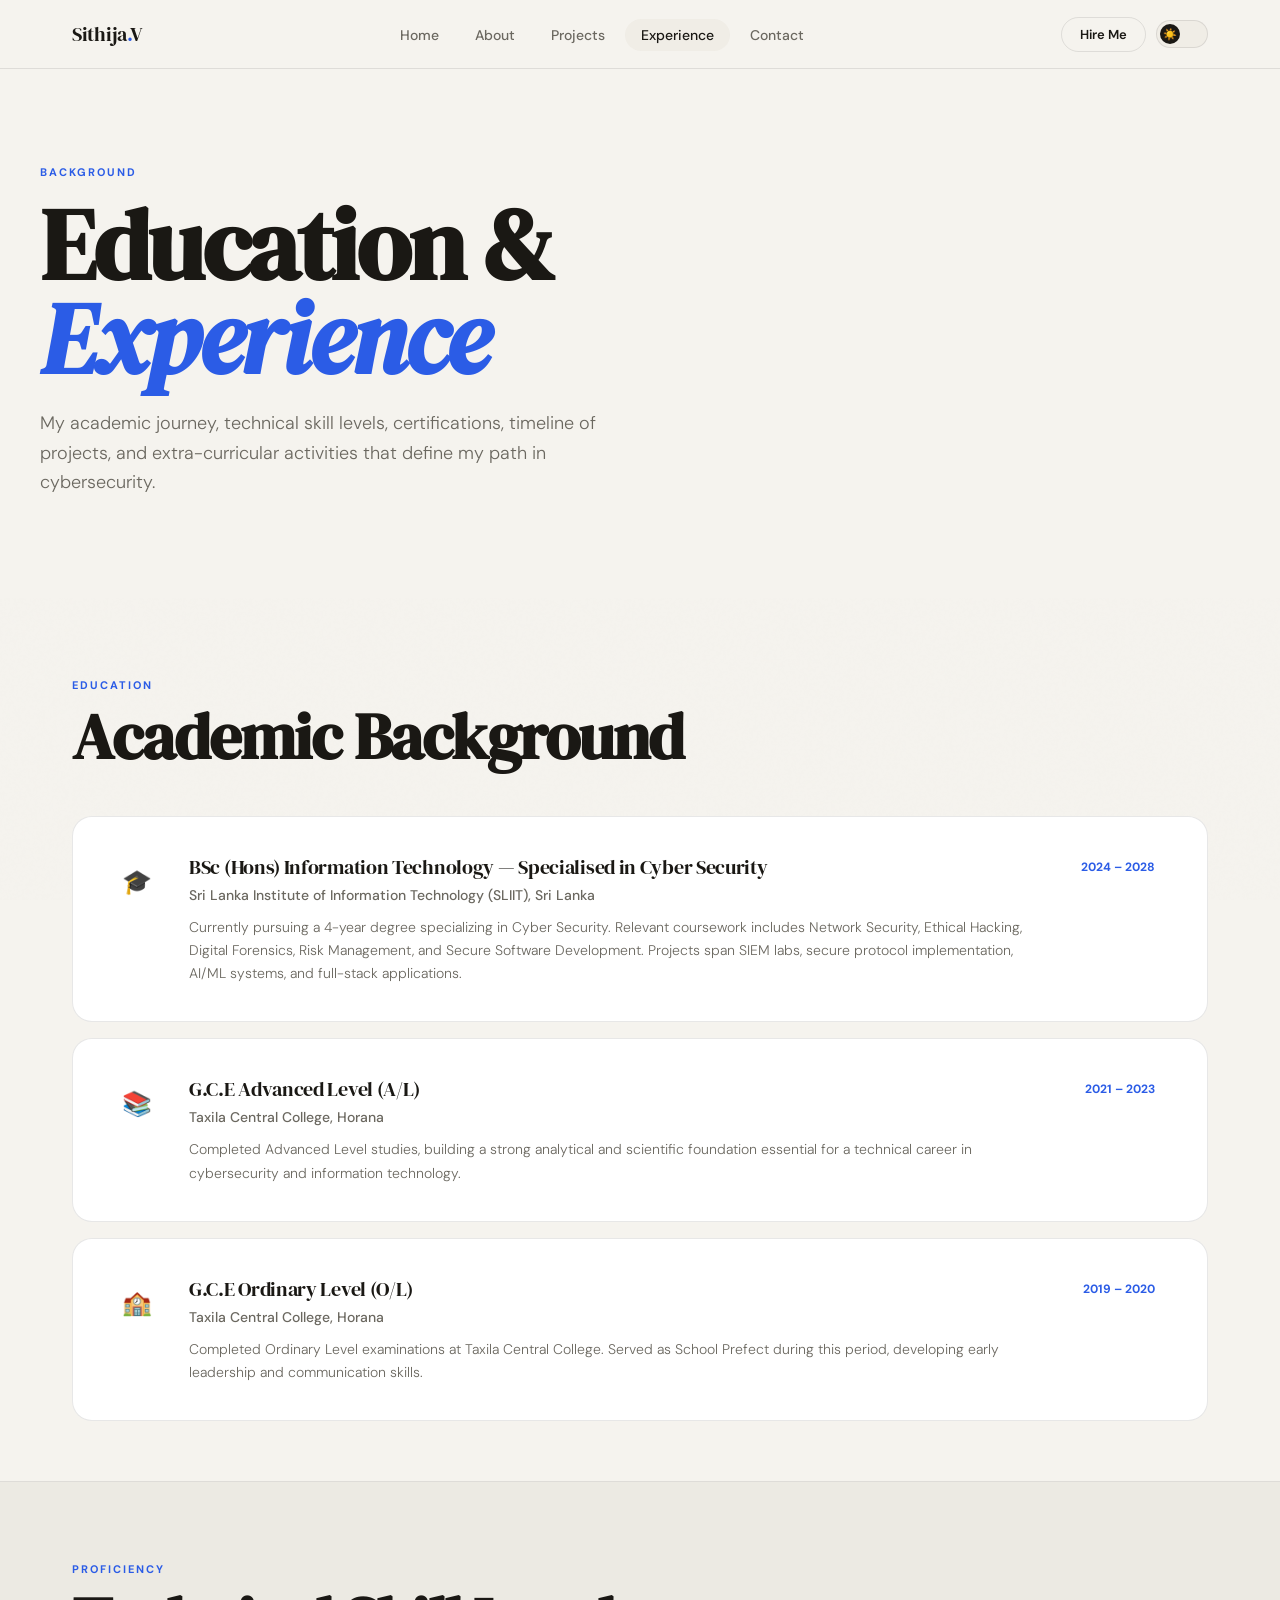
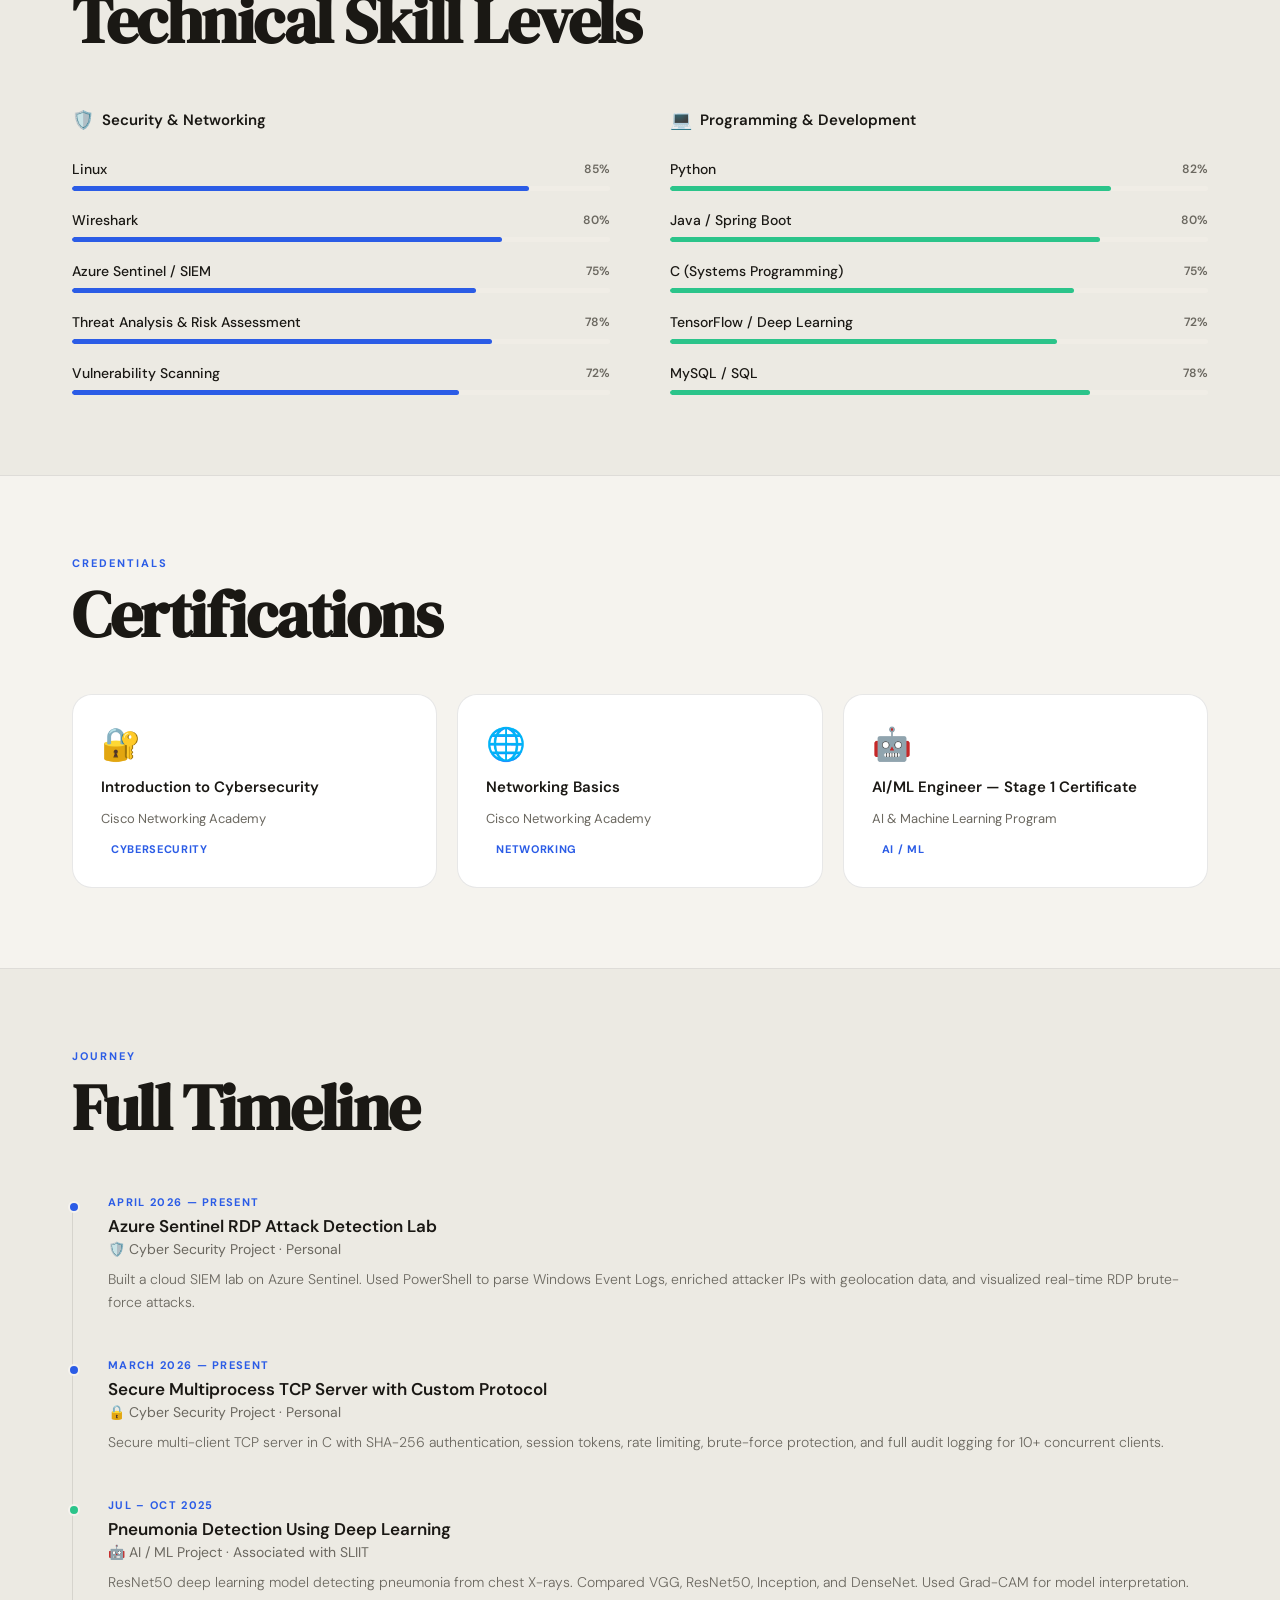
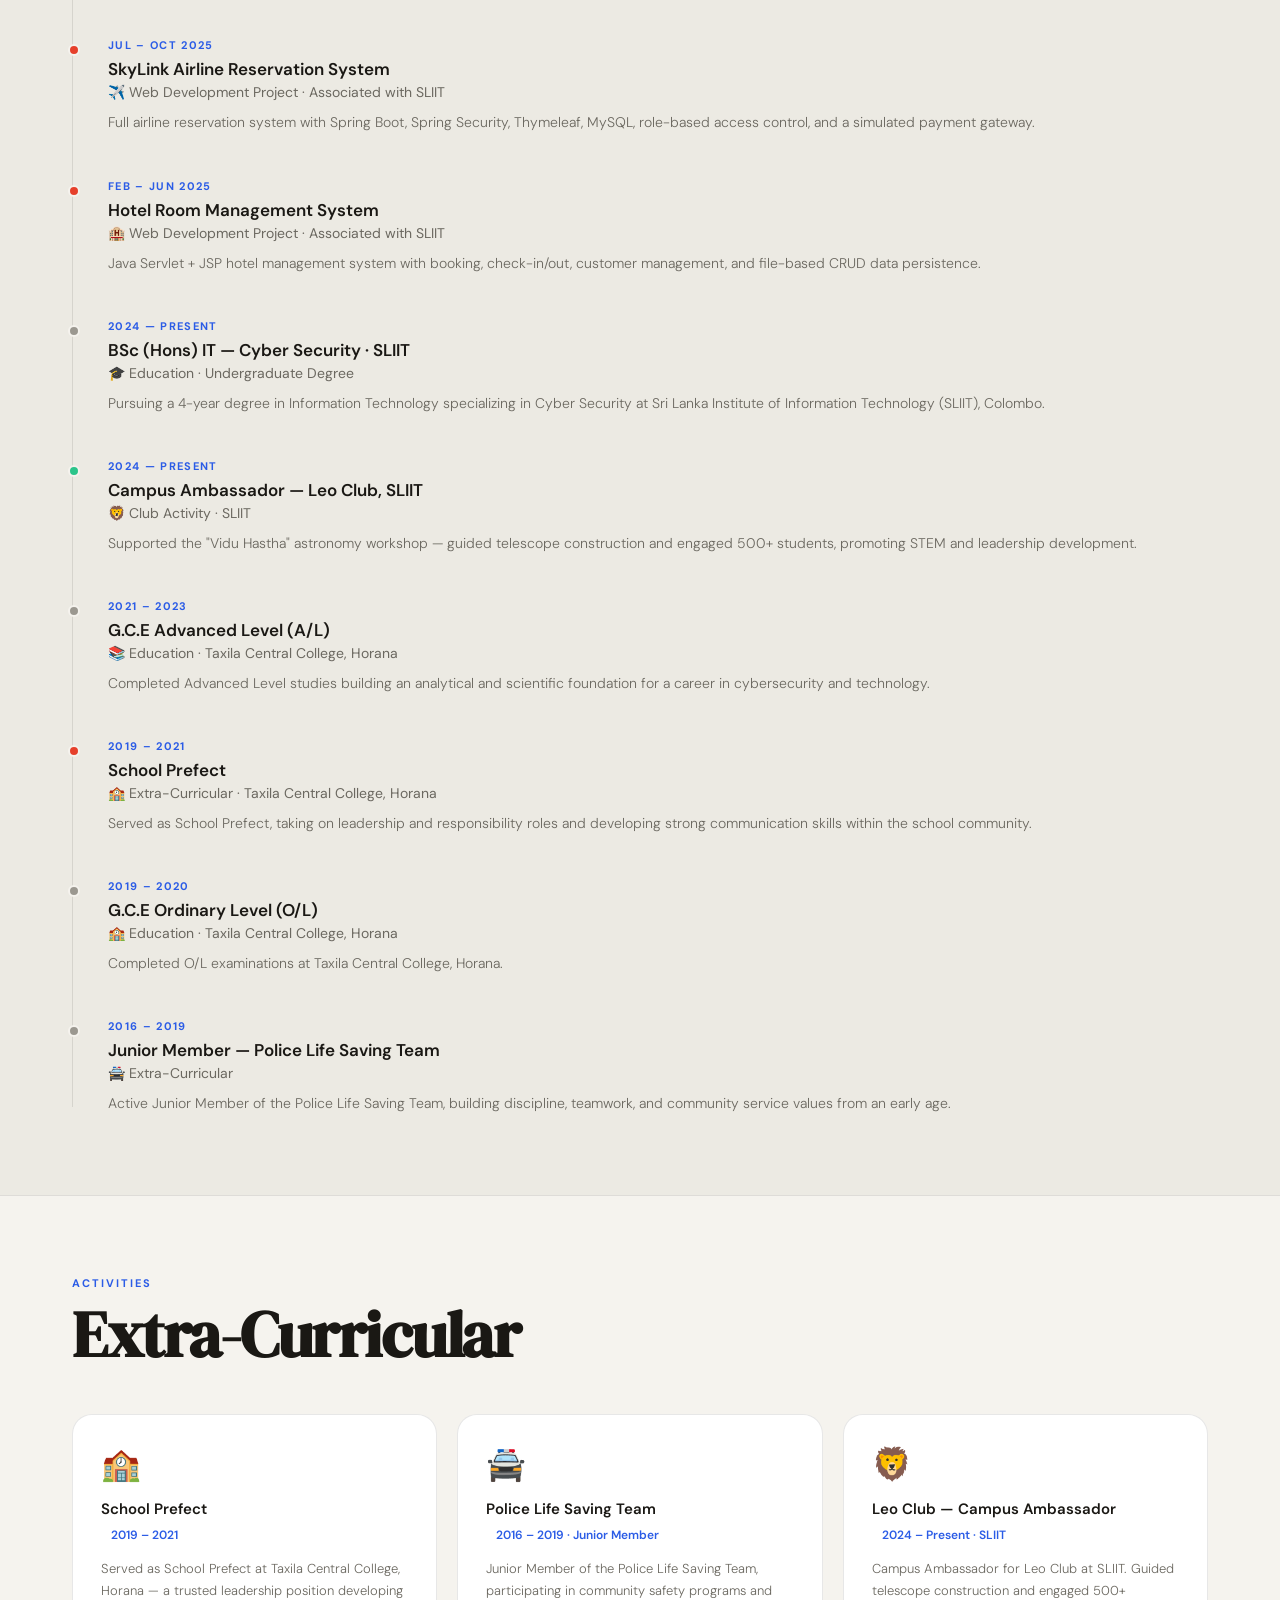
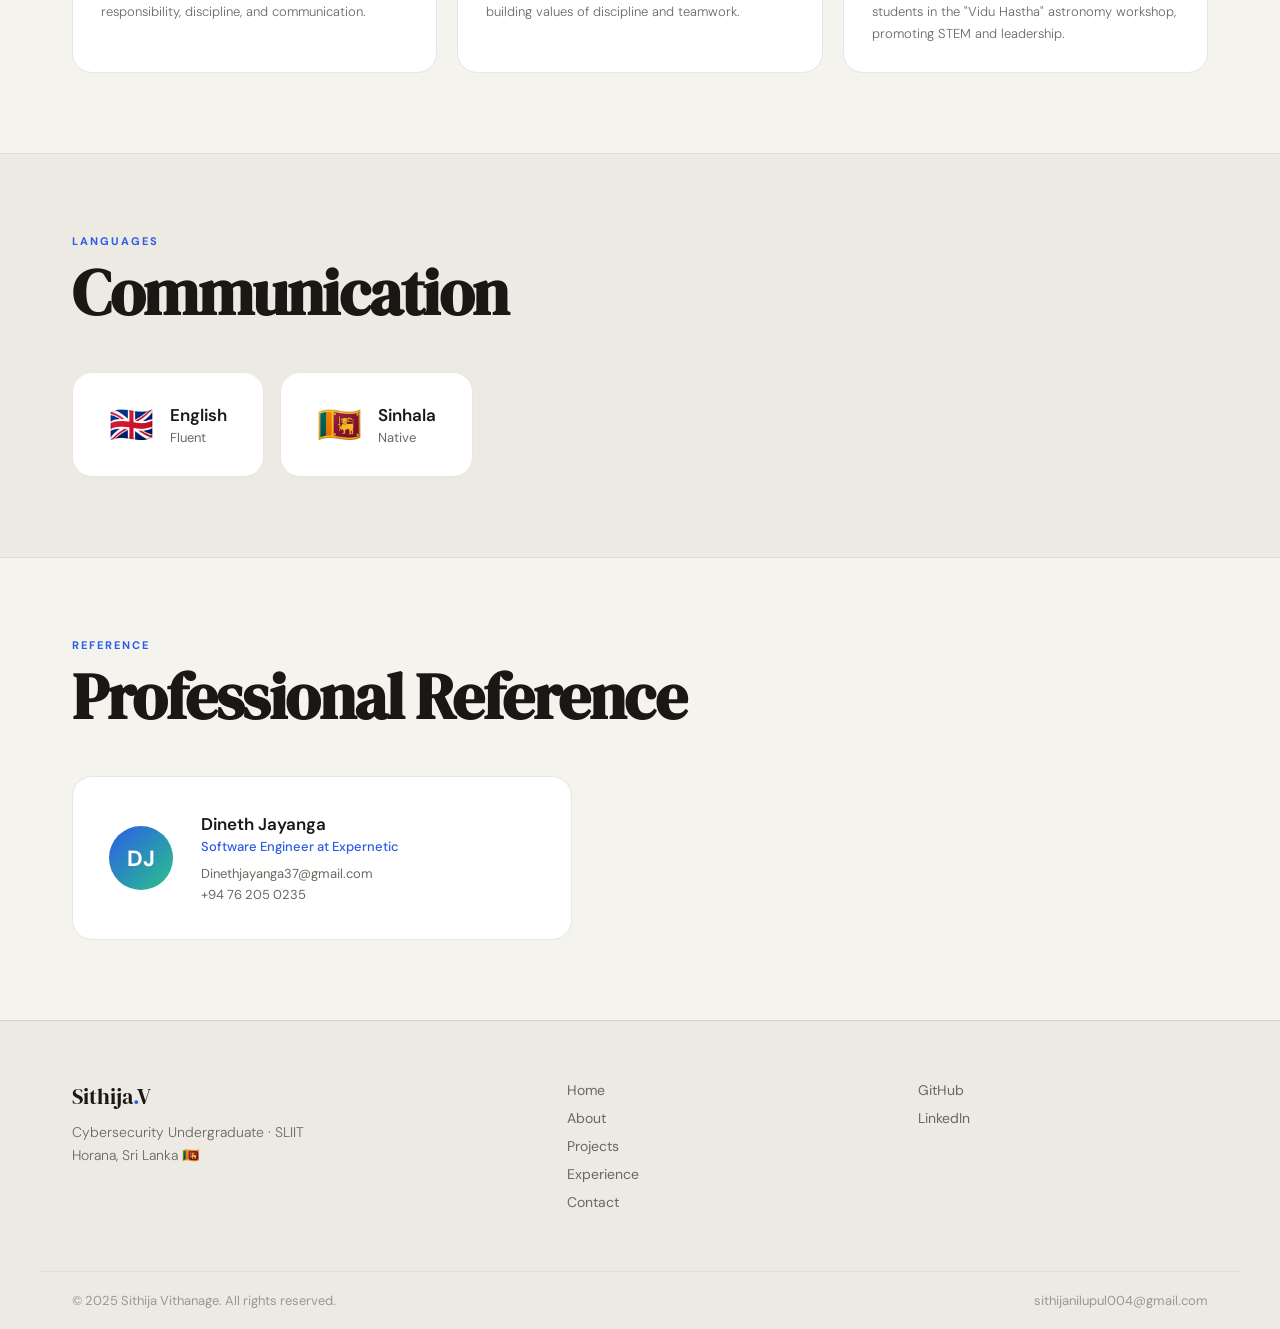
<file: experience.html>
<!DOCTYPE html>
<html lang="en" data-theme="light">
<head>
<meta charset="UTF-8">
<meta name="viewport" content="width=device-width, initial-scale=1.0">
<title>Experience — Sithija Vithanage</title>
<link rel="preconnect" href="https://fonts.googleapis.com">
<link href="https://fonts.googleapis.com/css2?family=DM+Serif+Display:ital@0;1&family=DM+Sans:ital,opsz,wght@0,9..40,300;0,9..40,400;0,9..40,500;0,9..40,600;1,9..40,300&display=swap" rel="stylesheet">
<link rel="stylesheet" href="shared.css">
<style>

/* ── EDUCATION SECTION ── */
.edu-section { padding: 80px 0 60px; }
.edu-cards { display: flex; flex-direction: column; gap: 16px; margin-top: 48px; }
.edu-card {
  background: var(--surface); border: 1px solid var(--border);
  border-radius: var(--radius); padding: 36px;
  display: grid; grid-template-columns: 56px 1fr auto;
  gap: 24px; align-items: start;
  transition: transform 0.25s, border-color 0.25s;
}
.edu-card:hover { transform: translateX(6px); border-color: var(--accent)40; }
.edu-icon { width: 56px; height: 56px; border-radius: 14px; background: var(--accent)12; display: flex; align-items: center; justify-content: center; font-size: 24px; flex-shrink: 0; }
.edu-degree { font-family: 'DM Serif Display', serif; font-size: 20px; letter-spacing: -0.3px; margin-bottom: 5px; }
.edu-school { font-size: 14px; color: var(--text-muted); margin-bottom: 12px; font-weight: 500; }
.edu-desc { font-size: 14px; color: var(--text-muted); line-height: 1.65; font-weight: 300; }
.edu-year { font-size: 12px; font-weight: 700; color: var(--accent); background: var(--accent)12; padding: 6px 16px; border-radius: 100px; white-space: nowrap; height: fit-content; }

/* ── SKILLS BARS ── */
.skills-section { padding: 80px 0; background: var(--bg2); }
.skills-grid { display: grid; grid-template-columns: 1fr 1fr; gap: 60px; margin-top: 56px; }
.skill-group-title { font-size: 15px; font-weight: 600; margin-bottom: 28px; display: flex; align-items: center; gap: 8px; }
.skill-group-icon { font-size: 18px; }
.skill-bars { display: flex; flex-direction: column; gap: 20px; }
.skill-bar-top { display: flex; justify-content: space-between; align-items: center; margin-bottom: 8px; }
.skill-bar-name { font-size: 14px; font-weight: 500; }
.skill-bar-pct { font-size: 12px; color: var(--text-muted); font-weight: 600; }
.skill-bar-track { height: 5px; background: var(--surface2); border-radius: 100px; overflow: hidden; }
.skill-bar-fill { height: 100%; border-radius: 100px; background: var(--accent); width: 0%; transition: width 1.4s cubic-bezier(0.16, 1, 0.3, 1); }
.skill-bar-fill.animated { width: var(--w); }

/* ── CERTS ── */
.cert-section { padding: 80px 0; }
.cert-grid { display: grid; grid-template-columns: repeat(3, 1fr); gap: 20px; margin-top: 48px; }
.cert-card {
  background: var(--surface); border: 1px solid var(--border);
  border-radius: var(--radius); padding: 28px;
  display: flex; flex-direction: column; gap: 12px;
  transition: transform 0.3s, border-color 0.3s;
}
.cert-card:hover { transform: translateY(-5px); border-color: var(--accent)40; }
.cert-icon { font-size: 32px; }
.cert-name { font-weight: 600; font-size: 15px; line-height: 1.4; }
.cert-issuer { font-size: 13px; color: var(--text-muted); }
.cert-badge { font-size: 11px; font-weight: 700; color: var(--accent); background: var(--accent)12; padding: 3px 10px; border-radius: 100px; width: fit-content; text-transform: uppercase; letter-spacing: 0.06em; }

/* ── FULL TIMELINE ── */
.timeline-section { padding: 80px 0; background: var(--bg2); }
.timeline { position: relative; margin-top: 56px; padding-left: 36px; }
.timeline::before { content: ''; position: absolute; left: 0; top: 8px; bottom: 8px; width: 1px; background: var(--border); }
.tl-item { position: relative; margin-bottom: 44px; }
.tl-item:last-child { margin-bottom: 0; }
.tl-dot {
  position: absolute; left: -40px; top: 6px;
  width: 12px; height: 12px; border-radius: 50%;
  background: var(--accent); border: 2px solid var(--bg);
  box-shadow: 0 0 0 3px var(--accent)25;
}
.tl-dot.green { background: var(--accent3); box-shadow: 0 0 0 3px var(--accent3)25; }
.tl-dot.red { background: var(--accent2); box-shadow: 0 0 0 3px var(--accent2)25; }
.tl-dot.muted { background: var(--text-subtle); box-shadow: none; }
.tl-year { font-size: 11px; font-weight: 700; letter-spacing: 0.12em; color: var(--accent); text-transform: uppercase; margin-bottom: 6px; }
.tl-title { font-size: 17px; font-weight: 600; color: var(--text); margin-bottom: 3px; }
.tl-sub { font-size: 14px; color: var(--text-muted); margin-bottom: 10px; }
.tl-desc { font-size: 14px; color: var(--text-muted); line-height: 1.65; font-weight: 300; }
.tl-bullets { list-style: none; margin-top: 10px; display: flex; flex-direction: column; gap: 7px; }
.tl-bullets li { display: flex; gap: 10px; font-size: 13px; color: var(--text-muted); line-height: 1.5; }
.tl-bullets li::before { content: ''; width: 5px; height: 5px; border-radius: 50%; background: var(--accent3); margin-top: 7px; flex-shrink: 0; }

/* ── EXTRA ── */
.extra-section { padding: 80px 0; }
.extra-grid { display: grid; grid-template-columns: repeat(3, 1fr); gap: 20px; margin-top: 48px; }
.extra-card {
  background: var(--surface); border: 1px solid var(--border);
  border-radius: var(--radius); padding: 28px;
  transition: transform 0.3s, border-color 0.3s;
}
.extra-card:hover { transform: translateY(-4px); border-color: var(--accent)40; }
.extra-emoji { font-size: 32px; margin-bottom: 14px; }
.extra-title { font-weight: 600; font-size: 15px; margin-bottom: 4px; }
.extra-period { font-size: 12px; font-weight: 600; color: var(--accent); background: var(--accent)10; padding: 3px 10px; border-radius: 100px; display: inline-block; margin-bottom: 12px; }
.extra-desc { font-size: 13px; color: var(--text-muted); line-height: 1.65; font-weight: 300; }

/* ── LANGUAGES ── */
.lang-section { padding: 80px 0; background: var(--bg2); }
.lang-grid { display: flex; gap: 16px; flex-wrap: wrap; margin-top: 48px; }
.lang-card {
  background: var(--surface); border: 1px solid var(--border);
  border-radius: var(--radius); padding: 28px 36px;
  display: flex; align-items: center; gap: 16px;
  transition: transform 0.2s, border-color 0.2s;
}
.lang-card:hover { transform: translateY(-3px); border-color: var(--accent)40; }
.lang-flag { font-size: 36px; }
.lang-name { font-weight: 600; font-size: 17px; margin-bottom: 3px; }
.lang-level { font-size: 13px; color: var(--text-muted); }

/* ── REFERENCE ── */
.ref-section { padding: 80px 0; }
.ref-card {
  background: var(--surface); border: 1px solid var(--border);
  border-radius: var(--radius); padding: 36px;
  display: flex; align-items: center; gap: 28px;
  max-width: 500px;
  transition: transform 0.2s;
}
.ref-card:hover { transform: translateY(-4px); }
.ref-avatar {
  width: 64px; height: 64px; border-radius: 50%;
  background: linear-gradient(135deg, var(--accent), var(--accent3));
  display: flex; align-items: center; justify-content: center;
  font-weight: 700; font-size: 22px; color: white; flex-shrink: 0;
}
.ref-name { font-weight: 600; font-size: 17px; margin-bottom: 3px; }
.ref-role { font-size: 13px; color: var(--accent); font-weight: 500; margin-bottom: 10px; }
.ref-contact { display: flex; flex-direction: column; gap: 4px; }
.ref-contact a { font-size: 13px; color: var(--text-muted); text-decoration: none; transition: color 0.2s; }
.ref-contact a:hover { color: var(--accent); }

@media(max-width: 900px) {
  .edu-card { grid-template-columns: 1fr; gap: 12px; }
  .skills-grid { grid-template-columns: 1fr; gap: 40px; }
  .cert-grid { grid-template-columns: 1fr 1fr; }
  .extra-grid { grid-template-columns: 1fr 1fr; }
}
@media(max-width: 600px) {
  .cert-grid, .extra-grid { grid-template-columns: 1fr; }
}
</style>
</head>
<body>

<nav>
  <div class="nav-inner">
    <a href="index.html" class="nav-logo">Sithija<span>.</span>V</a>
    <ul class="nav-links">
      <li><a href="index.html">Home</a></li>
      <li><a href="about.html">About</a></li>
      <li><a href="work.html">Projects</a></li>
      <li><a href="experience.html" class="active">Experience</a></li>
      <li><a href="contact.html">Contact</a></li>
    </ul>
    <div class="nav-right">
      <a href="contact.html" class="btn-nav">Hire Me</a>
      <button class="theme-toggle" id="themeToggle" aria-label="Toggle theme">
        <div class="toggle-thumb"><span id="toggleIcon">☀️</span></div>
      </button>
    </div>
  </div>
</nav>

<!-- PAGE HERO -->
<div class="page-hero">
  <div class="page-hero-orb page-hero-orb1"></div>
  <div class="page-hero-orb page-hero-orb2"></div>
  <div class="page-hero-content">
    <span class="page-hero-tag">Background</span>
    <h1 class="page-hero-title">Education &<br><em>Experience</em></h1>
    <p class="page-hero-sub">My academic journey, technical skill levels, certifications, timeline of projects, and extra-curricular activities that define my path in cybersecurity.</p>
  </div>
</div>

<!-- EDUCATION -->
<section class="edu-section">
  <div class="container">
    <div class="reveal">
      <div class="section-label">Education</div>
      <h2 class="section-title">Academic Background</h2>
    </div>
    <div class="edu-cards">
      <div class="edu-card reveal">
        <div class="edu-icon">🎓</div>
        <div>
          <div class="edu-degree">BSc (Hons) Information Technology — Specialised in Cyber Security</div>
          <div class="edu-school">Sri Lanka Institute of Information Technology (SLIIT), Sri Lanka</div>
          <p class="edu-desc">Currently pursuing a 4-year degree specializing in Cyber Security. Relevant coursework includes Network Security, Ethical Hacking, Digital Forensics, Risk Management, and Secure Software Development. Projects span SIEM labs, secure protocol implementation, AI/ML systems, and full-stack applications.</p>
        </div>
        <span class="edu-year">2024 – 2028</span>
      </div>
      <div class="edu-card reveal reveal-d1">
        <div class="edu-icon">📚</div>
        <div>
          <div class="edu-degree">G.C.E Advanced Level (A/L)</div>
          <div class="edu-school">Taxila Central College, Horana</div>
          <p class="edu-desc">Completed Advanced Level studies, building a strong analytical and scientific foundation essential for a technical career in cybersecurity and information technology.</p>
        </div>
        <span class="edu-year">2021 – 2023</span>
      </div>
      <div class="edu-card reveal reveal-d2">
        <div class="edu-icon">🏫</div>
        <div>
          <div class="edu-degree">G.C.E Ordinary Level (O/L)</div>
          <div class="edu-school">Taxila Central College, Horana</div>
          <p class="edu-desc">Completed Ordinary Level examinations at Taxila Central College. Served as School Prefect during this period, developing early leadership and communication skills.</p>
        </div>
        <span class="edu-year">2019 – 2020</span>
      </div>
    </div>
  </div>
</section>

<div class="divider"></div>

<!-- SKILLS BARS -->
<section class="skills-section">
  <div class="container">
    <div class="reveal">
      <div class="section-label">Proficiency</div>
      <h2 class="section-title">Technical Skill Levels</h2>
    </div>
    <div class="skills-grid">
      <div class="reveal">
        <div class="skill-group-title"><span class="skill-group-icon">🛡️</span> Security & Networking</div>
        <div class="skill-bars">
          <div>
            <div class="skill-bar-top"><span class="skill-bar-name">Linux</span><span class="skill-bar-pct">85%</span></div>
            <div class="skill-bar-track"><div class="skill-bar-fill" style="--w:85%"></div></div>
          </div>
          <div>
            <div class="skill-bar-top"><span class="skill-bar-name">Wireshark</span><span class="skill-bar-pct">80%</span></div>
            <div class="skill-bar-track"><div class="skill-bar-fill" style="--w:80%"></div></div>
          </div>
          <div>
            <div class="skill-bar-top"><span class="skill-bar-name">Azure Sentinel / SIEM</span><span class="skill-bar-pct">75%</span></div>
            <div class="skill-bar-track"><div class="skill-bar-fill" style="--w:75%"></div></div>
          </div>
          <div>
            <div class="skill-bar-top"><span class="skill-bar-name">Threat Analysis & Risk Assessment</span><span class="skill-bar-pct">78%</span></div>
            <div class="skill-bar-track"><div class="skill-bar-fill" style="--w:78%"></div></div>
          </div>
          <div>
            <div class="skill-bar-top"><span class="skill-bar-name">Vulnerability Scanning</span><span class="skill-bar-pct">72%</span></div>
            <div class="skill-bar-track"><div class="skill-bar-fill" style="--w:72%"></div></div>
          </div>
        </div>
      </div>
      <div class="reveal reveal-d1">
        <div class="skill-group-title"><span class="skill-group-icon">💻</span> Programming & Development</div>
        <div class="skill-bars">
          <div>
            <div class="skill-bar-top"><span class="skill-bar-name">Python</span><span class="skill-bar-pct">82%</span></div>
            <div class="skill-bar-track"><div class="skill-bar-fill" style="--w:82%;background:var(--accent3)"></div></div>
          </div>
          <div>
            <div class="skill-bar-top"><span class="skill-bar-name">Java / Spring Boot</span><span class="skill-bar-pct">80%</span></div>
            <div class="skill-bar-track"><div class="skill-bar-fill" style="--w:80%;background:var(--accent3)"></div></div>
          </div>
          <div>
            <div class="skill-bar-top"><span class="skill-bar-name">C (Systems Programming)</span><span class="skill-bar-pct">75%</span></div>
            <div class="skill-bar-track"><div class="skill-bar-fill" style="--w:75%;background:var(--accent3)"></div></div>
          </div>
          <div>
            <div class="skill-bar-top"><span class="skill-bar-name">TensorFlow / Deep Learning</span><span class="skill-bar-pct">72%</span></div>
            <div class="skill-bar-track"><div class="skill-bar-fill" style="--w:72%;background:var(--accent3)"></div></div>
          </div>
          <div>
            <div class="skill-bar-top"><span class="skill-bar-name">MySQL / SQL</span><span class="skill-bar-pct">78%</span></div>
            <div class="skill-bar-track"><div class="skill-bar-fill" style="--w:78%;background:var(--accent3)"></div></div>
          </div>
        </div>
      </div>
    </div>
  </div>
</section>

<div class="divider"></div>

<!-- CERTIFICATIONS -->
<section class="cert-section">
  <div class="container">
    <div class="reveal">
      <div class="section-label">Credentials</div>
      <h2 class="section-title">Certifications</h2>
    </div>
    <div class="cert-grid">
      <div class="cert-card reveal">
        <div class="cert-icon">🔐</div>
        <div class="cert-name">Introduction to Cybersecurity</div>
        <div class="cert-issuer">Cisco Networking Academy</div>
        <div class="cert-badge">Cybersecurity</div>
      </div>
      <div class="cert-card reveal reveal-d1">
        <div class="cert-icon">🌐</div>
        <div class="cert-name">Networking Basics</div>
        <div class="cert-issuer">Cisco Networking Academy</div>
        <div class="cert-badge">Networking</div>
      </div>
      <div class="cert-card reveal reveal-d2">
        <div class="cert-icon">🤖</div>
        <div class="cert-name">AI/ML Engineer — Stage 1 Certificate</div>
        <div class="cert-issuer">AI & Machine Learning Program</div>
        <div class="cert-badge">AI / ML</div>
      </div>
    </div>
  </div>
</section>

<div class="divider"></div>

<!-- FULL TIMELINE -->
<section class="timeline-section">
  <div class="container">
    <div class="reveal">
      <div class="section-label">Journey</div>
      <h2 class="section-title">Full Timeline</h2>
    </div>
    <div class="timeline reveal">

      <div class="tl-item">
        <div class="tl-dot"></div>
        <div class="tl-year">April 2026 — Present</div>
        <div class="tl-title">Azure Sentinel RDP Attack Detection Lab</div>
        <div class="tl-sub">🛡️ Cyber Security Project · Personal</div>
        <p class="tl-desc">Built a cloud SIEM lab on Azure Sentinel. Used PowerShell to parse Windows Event Logs, enriched attacker IPs with geolocation data, and visualized real-time RDP brute-force attacks.</p>
      </div>

      <div class="tl-item">
        <div class="tl-dot"></div>
        <div class="tl-year">March 2026 — Present</div>
        <div class="tl-title">Secure Multiprocess TCP Server with Custom Protocol</div>
        <div class="tl-sub">🔒 Cyber Security Project · Personal</div>
        <p class="tl-desc">Secure multi-client TCP server in C with SHA-256 authentication, session tokens, rate limiting, brute-force protection, and full audit logging for 10+ concurrent clients.</p>
      </div>

      <div class="tl-item">
        <div class="tl-dot green"></div>
        <div class="tl-year">Jul – Oct 2025</div>
        <div class="tl-title">Pneumonia Detection Using Deep Learning</div>
        <div class="tl-sub">🤖 AI / ML Project · Associated with SLIIT</div>
        <p class="tl-desc">ResNet50 deep learning model detecting pneumonia from chest X-rays. Compared VGG, ResNet50, Inception, and DenseNet. Used Grad-CAM for model interpretation.</p>
      </div>

      <div class="tl-item">
        <div class="tl-dot red"></div>
        <div class="tl-year">Jul – Oct 2025</div>
        <div class="tl-title">SkyLink Airline Reservation System</div>
        <div class="tl-sub">✈️ Web Development Project · Associated with SLIIT</div>
        <p class="tl-desc">Full airline reservation system with Spring Boot, Spring Security, Thymeleaf, MySQL, role-based access control, and a simulated payment gateway.</p>
      </div>

      <div class="tl-item">
        <div class="tl-dot red"></div>
        <div class="tl-year">Feb – Jun 2025</div>
        <div class="tl-title">Hotel Room Management System</div>
        <div class="tl-sub">🏨 Web Development Project · Associated with SLIIT</div>
        <p class="tl-desc">Java Servlet + JSP hotel management system with booking, check-in/out, customer management, and file-based CRUD data persistence.</p>
      </div>

      <div class="tl-item">
        <div class="tl-dot muted"></div>
        <div class="tl-year">2024 — Present</div>
        <div class="tl-title">BSc (Hons) IT — Cyber Security · SLIIT</div>
        <div class="tl-sub">🎓 Education · Undergraduate Degree</div>
        <p class="tl-desc">Pursuing a 4-year degree in Information Technology specializing in Cyber Security at Sri Lanka Institute of Information Technology (SLIIT), Colombo.</p>
      </div>

      <div class="tl-item">
        <div class="tl-dot green"></div>
        <div class="tl-year">2024 — Present</div>
        <div class="tl-title">Campus Ambassador — Leo Club, SLIIT</div>
        <div class="tl-sub">🦁 Club Activity · SLIIT</div>
        <p class="tl-desc">Supported the "Vidu Hastha" astronomy workshop — guided telescope construction and engaged 500+ students, promoting STEM and leadership development.</p>
      </div>

      <div class="tl-item">
        <div class="tl-dot muted"></div>
        <div class="tl-year">2021 – 2023</div>
        <div class="tl-title">G.C.E Advanced Level (A/L)</div>
        <div class="tl-sub">📚 Education · Taxila Central College, Horana</div>
        <p class="tl-desc">Completed Advanced Level studies building an analytical and scientific foundation for a career in cybersecurity and technology.</p>
      </div>

      <div class="tl-item">
        <div class="tl-dot red"></div>
        <div class="tl-year">2019 – 2021</div>
        <div class="tl-title">School Prefect</div>
        <div class="tl-sub">🏫 Extra-Curricular · Taxila Central College, Horana</div>
        <p class="tl-desc">Served as School Prefect, taking on leadership and responsibility roles and developing strong communication skills within the school community.</p>
      </div>

      <div class="tl-item">
        <div class="tl-dot muted"></div>
        <div class="tl-year">2019 – 2020</div>
        <div class="tl-title">G.C.E Ordinary Level (O/L)</div>
        <div class="tl-sub">🏫 Education · Taxila Central College, Horana</div>
        <p class="tl-desc">Completed O/L examinations at Taxila Central College, Horana.</p>
      </div>

      <div class="tl-item">
        <div class="tl-dot muted"></div>
        <div class="tl-year">2016 – 2019</div>
        <div class="tl-title">Junior Member — Police Life Saving Team</div>
        <div class="tl-sub">🚔 Extra-Curricular</div>
        <p class="tl-desc">Active Junior Member of the Police Life Saving Team, building discipline, teamwork, and community service values from an early age.</p>
      </div>

    </div>
  </div>
</section>

<div class="divider"></div>

<!-- EXTRA ACTIVITIES -->
<section class="extra-section">
  <div class="container">
    <div class="reveal">
      <div class="section-label">Activities</div>
      <h2 class="section-title">Extra-Curricular</h2>
    </div>
    <div class="extra-grid">
      <div class="extra-card reveal">
        <div class="extra-emoji">🏫</div>
        <div class="extra-title">School Prefect</div>
        <span class="extra-period">2019 – 2021</span>
        <p class="extra-desc">Served as School Prefect at Taxila Central College, Horana — a trusted leadership position developing responsibility, discipline, and communication.</p>
      </div>
      <div class="extra-card reveal reveal-d1">
        <div class="extra-emoji">🚔</div>
        <div class="extra-title">Police Life Saving Team</div>
        <span class="extra-period">2016 – 2019 · Junior Member</span>
        <p class="extra-desc">Junior Member of the Police Life Saving Team, participating in community safety programs and building values of discipline and teamwork.</p>
      </div>
      <div class="extra-card reveal reveal-d2">
        <div class="extra-emoji">🦁</div>
        <div class="extra-title">Leo Club — Campus Ambassador</div>
        <span class="extra-period">2024 – Present · SLIIT</span>
        <p class="extra-desc">Campus Ambassador for Leo Club at SLIIT. Guided telescope construction and engaged 500+ students in the "Vidu Hastha" astronomy workshop, promoting STEM and leadership.</p>
      </div>
    </div>
  </div>
</section>

<div class="divider"></div>

<!-- LANGUAGES -->
<section class="lang-section">
  <div class="container">
    <div class="reveal">
      <div class="section-label">Languages</div>
      <h2 class="section-title">Communication</h2>
    </div>
    <div class="lang-grid">
      <div class="lang-card reveal">
        <div class="lang-flag">🇬🇧</div>
        <div><div class="lang-name">English</div><div class="lang-level">Fluent</div></div>
      </div>
      <div class="lang-card reveal reveal-d1">
        <div class="lang-flag">🇱🇰</div>
        <div><div class="lang-name">Sinhala</div><div class="lang-level">Native</div></div>
      </div>
    </div>
  </div>
</section>

<div class="divider"></div>

<!-- REFERENCE -->
<section class="ref-section">
  <div class="container">
    <div class="reveal">
      <div class="section-label">Reference</div>
      <h2 class="section-title">Professional Reference</h2>
    </div>
    <div class="ref-card reveal" style="margin-top:48px">
      <div class="ref-avatar">DJ</div>
      <div>
        <div class="ref-name">Dineth Jayanga</div>
        <div class="ref-role">Software Engineer at Expernetic</div>
        <div class="ref-contact">
          <a href="mailto:Dinethjayanga37@gmail.com">Dinethjayanga37@gmail.com</a>
          <a href="tel:+94762050235">+94 76 205 0235</a>
        </div>
      </div>
    </div>
  </div>
</section>

<footer>
  <div class="footer-inner container">
    <div class="footer-left">
      <span class="footer-logo">Sithija<span>.</span>V</span>
      <p>Cybersecurity Undergraduate · SLIIT<br>Horana, Sri Lanka 🇱🇰</p>
    </div>
    <div class="footer-links">
      <a href="index.html">Home</a><a href="about.html">About</a>
      <a href="work.html">Projects</a><a href="experience.html">Experience</a><a href="contact.html">Contact</a>
    </div>
    <div class="footer-social">
      <a href="https://github.com/sithija-vithanage" target="_blank">GitHub</a>
      <a href="https://linkedin.com/in/sithija-vithanage" target="_blank">LinkedIn</a>
    </div>
  </div>
  <div class="footer-bottom container">
    <span>© 2025 Sithija Vithanage. All rights reserved.</span>
    <span>sithijanilupul004@gmail.com</span>
  </div>
</footer>

<script src="shared.js"></script>
<script>
  const bars = document.querySelectorAll('.skill-bar-fill');
  const barObs = new IntersectionObserver(entries => {
    entries.forEach(e => { if (e.isIntersecting) e.target.classList.add('animated'); });
  }, { threshold: 0.3 });
  bars.forEach(b => barObs.observe(b));
</script>
</body>
</html>
</file>
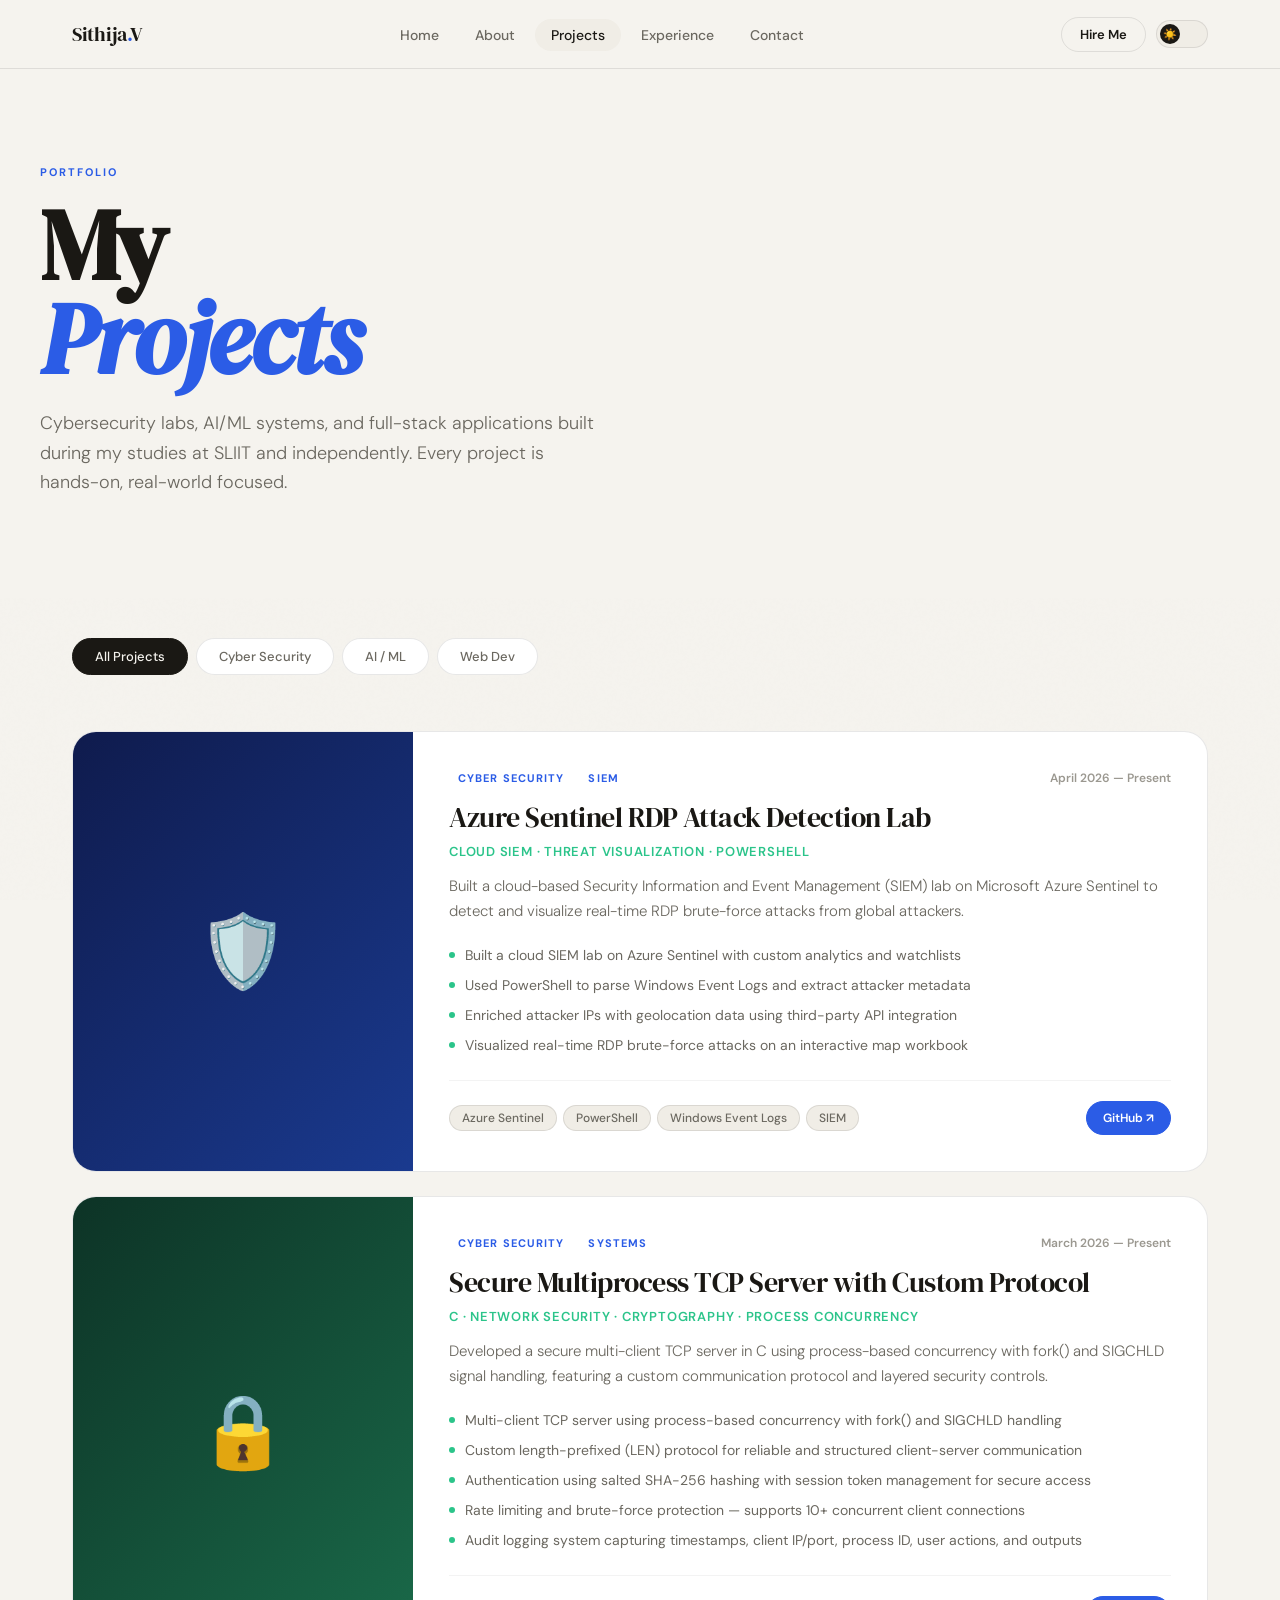
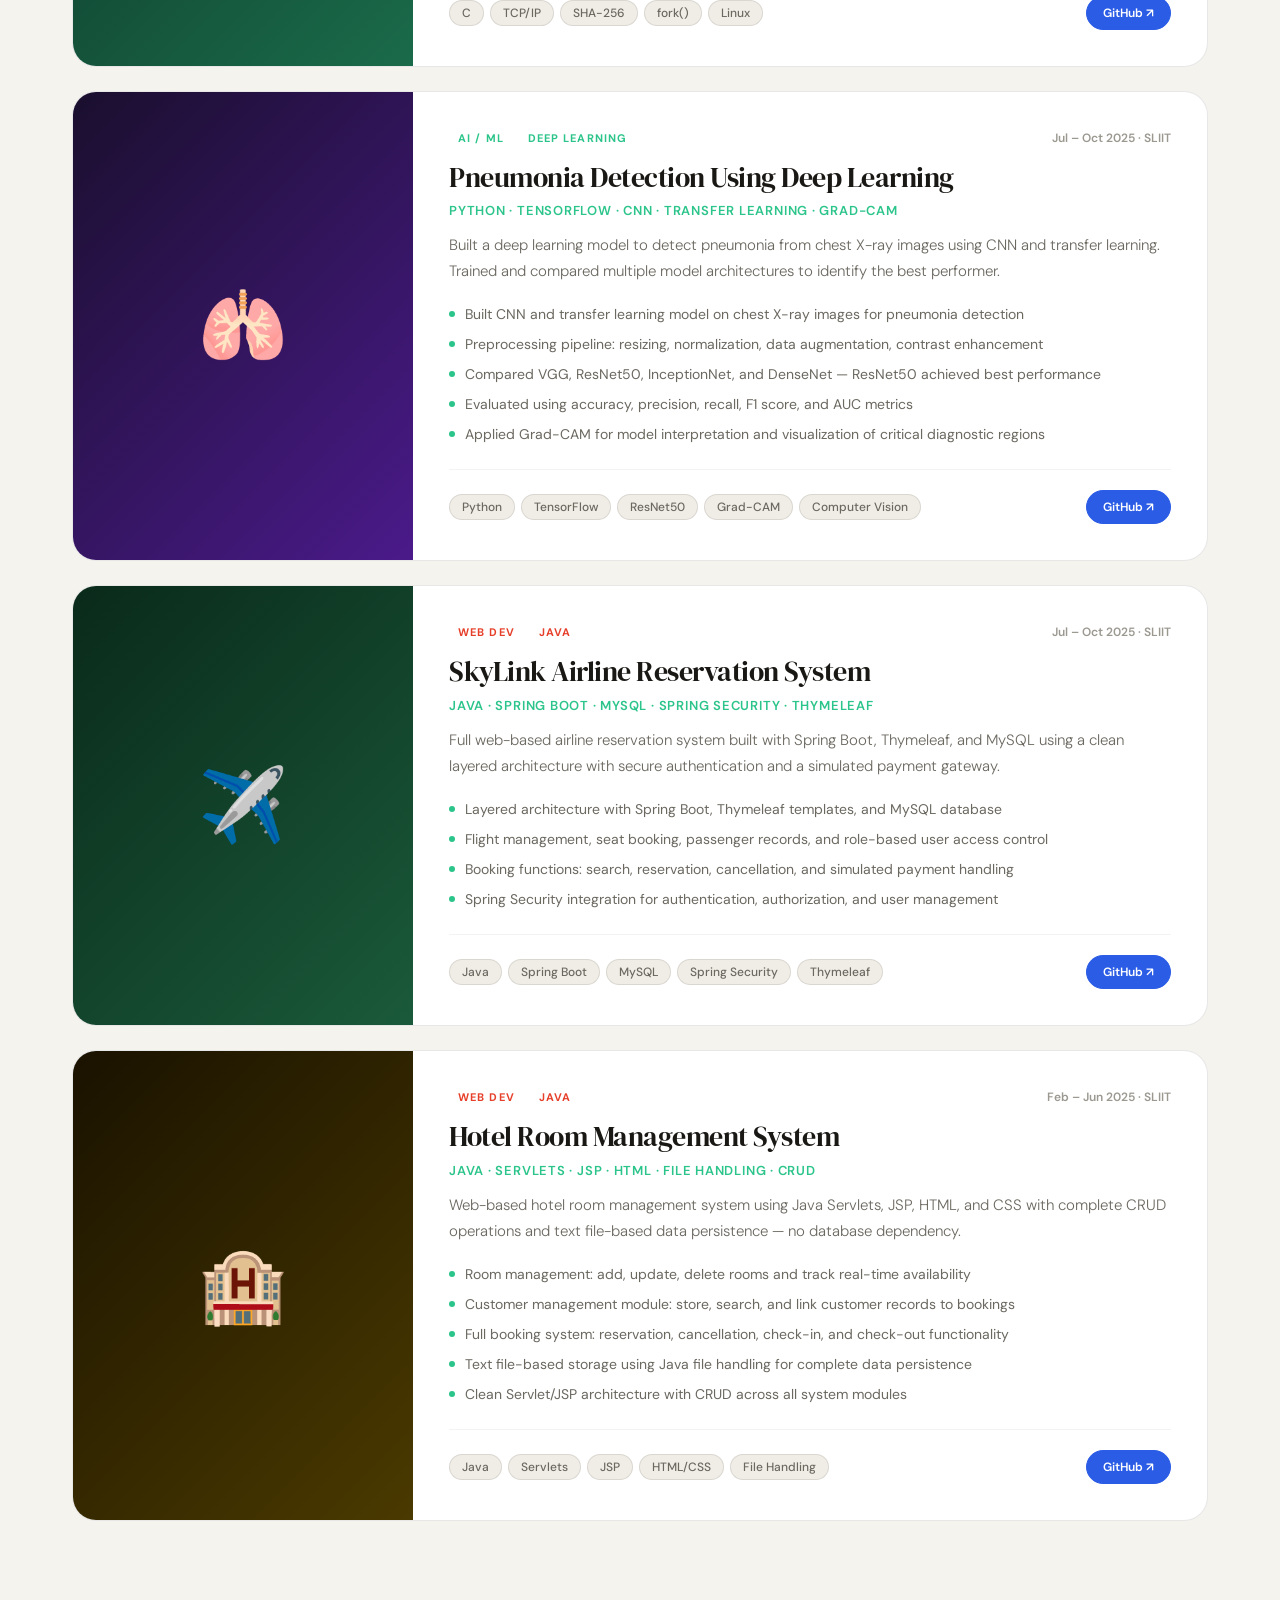
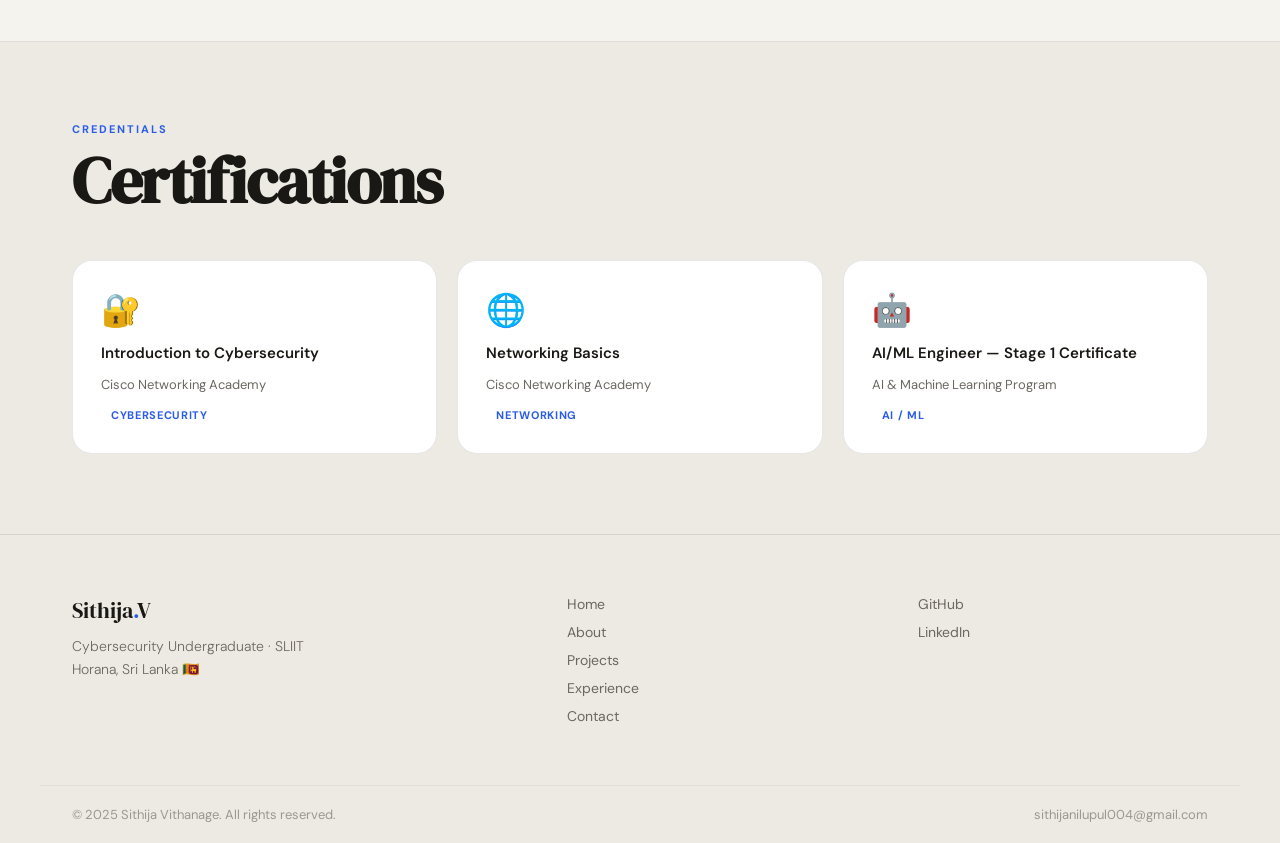
<file: work.html>
<!DOCTYPE html>
<html lang="en" data-theme="light">
<head>
<meta charset="UTF-8">
<meta name="viewport" content="width=device-width, initial-scale=1.0">
<title>Projects — Sithija Vithanage</title>
<link rel="preconnect" href="https://fonts.googleapis.com">
<link href="https://fonts.googleapis.com/css2?family=DM+Serif+Display:ital@0;1&family=DM+Sans:ital,opsz,wght@0,9..40,300;0,9..40,400;0,9..40,500;0,9..40,600;1,9..40,300&display.swap" rel="stylesheet">
<link rel="stylesheet" href="shared.css">
<style>
.filter-bar{padding:40px 0 56px}
.filters{display:flex;gap:8px;flex-wrap:wrap}
.filter-btn{background:var(--surface);border:1px solid var(--border);border-radius:100px;padding:9px 22px;font-size:13px;font-weight:500;color:var(--text-muted);cursor:pointer;transition:all 0.2s;font-family:'DM Sans',sans-serif}
.filter-btn:hover{border-color:var(--accent);color:var(--accent)}
.filter-btn.active{background:var(--text);color:var(--bg);border-color:var(--text)}

.projects-section{padding-bottom:120px}
.projects-list{display:flex;flex-direction:column;gap:24px}

/* PROJECT CARD — Kushani-style detailed cards */
.proj-card{background:var(--surface);border:1px solid var(--border);border-radius:24px;overflow:hidden;text-decoration:none;color:inherit;display:grid;grid-template-columns:340px 1fr;transition:transform 0.35s cubic-bezier(0.34,1.1,0.64,1),box-shadow 0.35s,border-color 0.3s}
.proj-card:hover{transform:translateY(-6px);box-shadow:var(--shadow-lg);border-color:var(--accent)50}
.proj-thumb{position:relative;overflow:hidden;min-height:260px;display:flex;align-items:center;justify-content:center}
.proj-thumb-bg{width:100%;height:100%;position:absolute;inset:0;display:flex;align-items:center;justify-content:center;font-size:72px;transition:transform 0.5s}
.proj-card:hover .proj-thumb-bg{transform:scale(1.08)}
.proj-overlay{position:absolute;inset:0;display:flex;align-items:center;justify-content:center;color:white;font-size:13px;font-weight:700;letter-spacing:0.08em;text-transform:uppercase;opacity:0;transition:opacity 0.3s}
.proj-card:hover .proj-overlay{opacity:1}
.proj-body{padding:36px;display:flex;flex-direction:column}
.proj-meta-top{display:flex;align-items:center;justify-content:space-between;margin-bottom:14px}
.proj-tags{display:flex;gap:6px;flex-wrap:wrap}
.proj-tag{font-size:11px;font-weight:700;text-transform:uppercase;letter-spacing:0.1em;color:var(--accent);background:var(--accent)12;padding:3px 9px;border-radius:4px}
.proj-year-badge{font-size:12px;font-weight:600;color:var(--text-subtle)}
.proj-name{font-family:'DM Serif Display',serif;font-size:28px;letter-spacing:-0.5px;margin-bottom:10px;line-height:1.1}
.proj-subtitle{font-size:13px;font-weight:600;color:var(--accent3);margin-bottom:14px;text-transform:uppercase;letter-spacing:0.06em}
.proj-desc{font-size:15px;color:var(--text-muted);line-height:1.7;font-weight:300;margin-bottom:20px}
.proj-bullets{list-style:none;display:flex;flex-direction:column;gap:9px;margin-bottom:24px;flex:1}
.proj-bullets li{display:flex;gap:10px;font-size:14px;color:var(--text-muted);line-height:1.5}
.proj-bullets li::before{content:'';width:6px;height:6px;border-radius:50%;background:var(--accent3);margin-top:7px;flex-shrink:0}
.proj-foot{display:flex;align-items:center;justify-content:space-between;padding-top:20px;border-top:1px solid var(--border2)}
.proj-tech{display:flex;gap:6px;flex-wrap:wrap}
.proj-tech-chip{background:var(--surface2);border:1px solid var(--border);border-radius:100px;padding:4px 12px;font-size:12px;font-weight:500;color:var(--text-muted)}
.proj-links{display:flex;gap:8px;flex-shrink:0}
.proj-link{display:inline-flex;align-items:center;gap:6px;padding:8px 16px;border-radius:100px;font-size:12px;font-weight:600;text-decoration:none;transition:all 0.2s;border:1px solid var(--border)}
.proj-link.primary{background:var(--accent);color:white;border-color:var(--accent)}
.proj-link.primary:hover{background:var(--text);border-color:var(--text)}
.proj-link.secondary{color:var(--text-muted)}
.proj-link.secondary:hover{border-color:var(--accent);color:var(--accent)}
.proj-card.hidden{display:none}

/* CERT */
.cert-section{padding:80px 0;background:var(--bg2)}
.cert-grid{display:grid;grid-template-columns:repeat(3,1fr);gap:20px;margin-top:48px}
.cert-card{background:var(--surface);border:1px solid var(--border);border-radius:var(--radius);padding:28px;display:flex;flex-direction:column;gap:12px;transition:transform 0.3s}
.cert-card:hover{transform:translateY(-4px)}
.cert-icon{font-size:32px}
.cert-name{font-weight:600;font-size:15px;line-height:1.4}
.cert-issuer{font-size:13px;color:var(--text-muted)}
.cert-badge{font-size:11px;font-weight:700;color:var(--accent);background:var(--accent)12;padding:3px 10px;border-radius:100px;width:fit-content;text-transform:uppercase;letter-spacing:0.06em}

@media(max-width:1000px){
  .proj-card{grid-template-columns:1fr;grid-template-rows:220px 1fr}
  .proj-thumb{min-height:220px}
}
@media(max-width:600px){
  .cert-grid{grid-template-columns:1fr}
  .proj-foot{flex-direction:column;gap:12px;align-items:flex-start}
}
</style>
</head>
<body>
<nav>
  <div class="nav-inner">
    <a href="index.html" class="nav-logo">Sithija<span>.</span>V</a>
    <ul class="nav-links">
      <li><a href="index.html">Home</a></li>
      <li><a href="about.html">About</a></li>
      <li><a href="work.html" class="active">Projects</a></li>
      <li><a href="experience.html">Experience</a></li>
      <li><a href="contact.html">Contact</a></li>
    </ul>
    <div class="nav-right">
      <a href="contact.html" class="btn-nav">Hire Me</a>
      <button class="theme-toggle" id="themeToggle" aria-label="Toggle theme">
        <div class="toggle-thumb"><span id="toggleIcon">☀️</span></div>
      </button>
    </div>
  </div>
</nav>

<div class="page-hero">
  <div class="page-hero-orb page-hero-orb1"></div>
  <div class="page-hero-orb page-hero-orb2"></div>
  <div class="page-hero-content">
    <span class="page-hero-tag">Portfolio</span>
    <h1 class="page-hero-title">My<br><em>Projects</em></h1>
    <p class="page-hero-sub">Cybersecurity labs, AI/ML systems, and full-stack applications built during my studies at SLIIT and independently. Every project is hands-on, real-world focused.</p>
  </div>
</div>

<section class="filter-bar">
  <div class="container">
    <div class="filters">
      <button class="filter-btn active" data-filter="all">All Projects</button>
      <button class="filter-btn" data-filter="security">Cyber Security</button>
      <button class="filter-btn" data-filter="ai">AI / ML</button>
      <button class="filter-btn" data-filter="web">Web Dev</button>
    </div>
  </div>
</section>

<section class="projects-section">
  <div class="container">
    <div class="projects-list">

      <!-- 1. Azure Sentinel -->
      <div class="proj-card reveal" data-category="security">
        <div class="proj-thumb">
          <div class="proj-thumb-bg" style="background:linear-gradient(135deg,#0f1b4d,#1a3a8f)">🛡️</div>
          <div class="proj-overlay" style="background:rgba(43,92,230,0.88)">View on GitHub ↗</div>
        </div>
        <div class="proj-body">
          <div class="proj-meta-top">
            <div class="proj-tags"><span class="proj-tag">Cyber Security</span><span class="proj-tag">SIEM</span></div>
            <span class="proj-year-badge">April 2026 — Present</span>
          </div>
          <div class="proj-name">Azure Sentinel RDP Attack Detection Lab</div>
          <div class="proj-subtitle">Cloud SIEM · Threat Visualization · PowerShell</div>
          <p class="proj-desc">Built a cloud-based Security Information and Event Management (SIEM) lab on Microsoft Azure Sentinel to detect and visualize real-time RDP brute-force attacks from global attackers.</p>
          <ul class="proj-bullets">
            <li>Built a cloud SIEM lab on Azure Sentinel with custom analytics and watchlists</li>
            <li>Used PowerShell to parse Windows Event Logs and extract attacker metadata</li>
            <li>Enriched attacker IPs with geolocation data using third-party API integration</li>
            <li>Visualized real-time RDP brute-force attacks on an interactive map workbook</li>
          </ul>
          <div class="proj-foot">
            <div class="proj-tech">
              <span class="proj-tech-chip">Azure Sentinel</span><span class="proj-tech-chip">PowerShell</span>
              <span class="proj-tech-chip">Windows Event Logs</span><span class="proj-tech-chip">SIEM</span>
            </div>
            <div class="proj-links">
              <a href="https://github.com/sithija-vithanage" target="_blank" class="proj-link primary">GitHub ↗</a>
            </div>
          </div>
        </div>
      </div>

      <!-- 2. TCP Server -->
      <div class="proj-card reveal" data-category="security">
        <div class="proj-thumb">
          <div class="proj-thumb-bg" style="background:linear-gradient(135deg,#0d3326,#1a6b4a)">🔒</div>
          <div class="proj-overlay" style="background:rgba(43,196,138,0.88)">View on GitHub ↗</div>
        </div>
        <div class="proj-body">
          <div class="proj-meta-top">
            <div class="proj-tags"><span class="proj-tag">Cyber Security</span><span class="proj-tag">Systems</span></div>
            <span class="proj-year-badge">March 2026 — Present</span>
          </div>
          <div class="proj-name">Secure Multiprocess TCP Server with Custom Protocol</div>
          <div class="proj-subtitle">C · Network Security · Cryptography · Process Concurrency</div>
          <p class="proj-desc">Developed a secure multi-client TCP server in C using process-based concurrency with fork() and SIGCHLD signal handling, featuring a custom communication protocol and layered security controls.</p>
          <ul class="proj-bullets">
            <li>Multi-client TCP server using process-based concurrency with fork() and SIGCHLD handling</li>
            <li>Custom length-prefixed (LEN) protocol for reliable and structured client-server communication</li>
            <li>Authentication using salted SHA-256 hashing with session token management for secure access</li>
            <li>Rate limiting and brute-force protection — supports 10+ concurrent client connections</li>
            <li>Audit logging system capturing timestamps, client IP/port, process ID, user actions, and outputs</li>
          </ul>
          <div class="proj-foot">
            <div class="proj-tech">
              <span class="proj-tech-chip">C</span><span class="proj-tech-chip">TCP/IP</span>
              <span class="proj-tech-chip">SHA-256</span><span class="proj-tech-chip">fork()</span><span class="proj-tech-chip">Linux</span>
            </div>
            <div class="proj-links">
              <a href="https://github.com/sithija-vithanage" target="_blank" class="proj-link primary">GitHub ↗</a>
            </div>
          </div>
        </div>
      </div>

      <!-- 3. Pneumonia AI -->
      <div class="proj-card reveal" data-category="ai">
        <div class="proj-thumb">
          <div class="proj-thumb-bg" style="background:linear-gradient(135deg,#1a0f2e,#4a1a8a)">🫁</div>
          <div class="proj-overlay" style="background:rgba(90,43,200,0.88)">View on GitHub ↗</div>
        </div>
        <div class="proj-body">
          <div class="proj-meta-top">
            <div class="proj-tags"><span class="proj-tag" style="color:var(--accent3);background:var(--accent3)12">AI / ML</span><span class="proj-tag" style="color:var(--accent3);background:var(--accent3)12">Deep Learning</span></div>
            <span class="proj-year-badge">Jul – Oct 2025 · SLIIT</span>
          </div>
          <div class="proj-name">Pneumonia Detection Using Deep Learning</div>
          <div class="proj-subtitle">Python · TensorFlow · CNN · Transfer Learning · Grad-CAM</div>
          <p class="proj-desc">Built a deep learning model to detect pneumonia from chest X-ray images using CNN and transfer learning. Trained and compared multiple model architectures to identify the best performer.</p>
          <ul class="proj-bullets">
            <li>Built CNN and transfer learning model on chest X-ray images for pneumonia detection</li>
            <li>Preprocessing pipeline: resizing, normalization, data augmentation, contrast enhancement</li>
            <li>Compared VGG, ResNet50, InceptionNet, and DenseNet — ResNet50 achieved best performance</li>
            <li>Evaluated using accuracy, precision, recall, F1 score, and AUC metrics</li>
            <li>Applied Grad-CAM for model interpretation and visualization of critical diagnostic regions</li>
          </ul>
          <div class="proj-foot">
            <div class="proj-tech">
              <span class="proj-tech-chip">Python</span><span class="proj-tech-chip">TensorFlow</span>
              <span class="proj-tech-chip">ResNet50</span><span class="proj-tech-chip">Grad-CAM</span><span class="proj-tech-chip">Computer Vision</span>
            </div>
            <div class="proj-links">
              <a href="https://github.com/sithija-vithanage" target="_blank" class="proj-link primary">GitHub ↗</a>
            </div>
          </div>
        </div>
      </div>

      <!-- 4. SkyLink -->
      <div class="proj-card reveal" data-category="web">
        <div class="proj-thumb">
          <div class="proj-thumb-bg" style="background:linear-gradient(135deg,#0a2a1a,#1a5a3a)">✈️</div>
          <div class="proj-overlay" style="background:rgba(26,90,58,0.88)">View on GitHub ↗</div>
        </div>
        <div class="proj-body">
          <div class="proj-meta-top">
            <div class="proj-tags"><span class="proj-tag" style="color:var(--accent2);background:var(--accent2)12">Web Dev</span><span class="proj-tag" style="color:var(--accent2);background:var(--accent2)12">Java</span></div>
            <span class="proj-year-badge">Jul – Oct 2025 · SLIIT</span>
          </div>
          <div class="proj-name">SkyLink Airline Reservation System</div>
          <div class="proj-subtitle">Java · Spring Boot · MySQL · Spring Security · Thymeleaf</div>
          <p class="proj-desc">Full web-based airline reservation system built with Spring Boot, Thymeleaf, and MySQL using a clean layered architecture with secure authentication and a simulated payment gateway.</p>
          <ul class="proj-bullets">
            <li>Layered architecture with Spring Boot, Thymeleaf templates, and MySQL database</li>
            <li>Flight management, seat booking, passenger records, and role-based user access control</li>
            <li>Booking functions: search, reservation, cancellation, and simulated payment handling</li>
            <li>Spring Security integration for authentication, authorization, and user management</li>
          </ul>
          <div class="proj-foot">
            <div class="proj-tech">
              <span class="proj-tech-chip">Java</span><span class="proj-tech-chip">Spring Boot</span>
              <span class="proj-tech-chip">MySQL</span><span class="proj-tech-chip">Spring Security</span><span class="proj-tech-chip">Thymeleaf</span>
            </div>
            <div class="proj-links">
              <a href="https://github.com/sithija-vithanage" target="_blank" class="proj-link primary">GitHub ↗</a>
            </div>
          </div>
        </div>
      </div>

      <!-- 5. Hotel -->
      <div class="proj-card reveal" data-category="web">
        <div class="proj-thumb">
          <div class="proj-thumb-bg" style="background:linear-gradient(135deg,#1a1200,#4a3a00)">🏨</div>
          <div class="proj-overlay" style="background:rgba(74,58,0,0.88)">View on GitHub ↗</div>
        </div>
        <div class="proj-body">
          <div class="proj-meta-top">
            <div class="proj-tags"><span class="proj-tag" style="color:var(--accent2);background:var(--accent2)12">Web Dev</span><span class="proj-tag" style="color:var(--accent2);background:var(--accent2)12">Java</span></div>
            <span class="proj-year-badge">Feb – Jun 2025 · SLIIT</span>
          </div>
          <div class="proj-name">Hotel Room Management System</div>
          <div class="proj-subtitle">Java · Servlets · JSP · HTML · File Handling · CRUD</div>
          <p class="proj-desc">Web-based hotel room management system using Java Servlets, JSP, HTML, and CSS with complete CRUD operations and text file-based data persistence — no database dependency.</p>
          <ul class="proj-bullets">
            <li>Room management: add, update, delete rooms and track real-time availability</li>
            <li>Customer management module: store, search, and link customer records to bookings</li>
            <li>Full booking system: reservation, cancellation, check-in, and check-out functionality</li>
            <li>Text file-based storage using Java file handling for complete data persistence</li>
            <li>Clean Servlet/JSP architecture with CRUD across all system modules</li>
          </ul>
          <div class="proj-foot">
            <div class="proj-tech">
              <span class="proj-tech-chip">Java</span><span class="proj-tech-chip">Servlets</span>
              <span class="proj-tech-chip">JSP</span><span class="proj-tech-chip">HTML/CSS</span><span class="proj-tech-chip">File Handling</span>
            </div>
            <div class="proj-links">
              <a href="https://github.com/sithija-vithanage" target="_blank" class="proj-link primary">GitHub ↗</a>
            </div>
          </div>
        </div>
      </div>

    </div>
  </div>
</section>

<div class="divider"></div>

<section class="cert-section">
  <div class="container">
    <div class="reveal">
      <div class="section-label">Credentials</div>
      <h2 class="section-title">Certifications</h2>
    </div>
    <div class="cert-grid">
      <div class="cert-card reveal">
        <div class="cert-icon">🔐</div>
        <div class="cert-name">Introduction to Cybersecurity</div>
        <div class="cert-issuer">Cisco Networking Academy</div>
        <div class="cert-badge">Cybersecurity</div>
      </div>
      <div class="cert-card reveal reveal-d1">
        <div class="cert-icon">🌐</div>
        <div class="cert-name">Networking Basics</div>
        <div class="cert-issuer">Cisco Networking Academy</div>
        <div class="cert-badge">Networking</div>
      </div>
      <div class="cert-card reveal reveal-d2">
        <div class="cert-icon">🤖</div>
        <div class="cert-name">AI/ML Engineer — Stage 1 Certificate</div>
        <div class="cert-issuer">AI & Machine Learning Program</div>
        <div class="cert-badge">AI / ML</div>
      </div>
    </div>
  </div>
</section>

<footer>
  <div class="footer-inner container">
    <div class="footer-left">
      <span class="footer-logo">Sithija<span>.</span>V</span>
      <p>Cybersecurity Undergraduate · SLIIT<br>Horana, Sri Lanka 🇱🇰</p>
    </div>
    <div class="footer-links">
      <a href="index.html">Home</a><a href="about.html">About</a>
      <a href="work.html">Projects</a><a href="experience.html">Experience</a><a href="contact.html">Contact</a>
    </div>
    <div class="footer-social">
      <a href="https://github.com/sithija-vithanage" target="_blank">GitHub</a>
      <a href="https://linkedin.com/in/sithija-vithanage" target="_blank">LinkedIn</a>
    </div>
  </div>
  <div class="footer-bottom container">
    <span>© 2025 Sithija Vithanage. All rights reserved.</span>
    <span>sithijanilupul004@gmail.com</span>
  </div>
</footer>
<script src="shared.js"></script>
<script>
  const filterBtns = document.querySelectorAll('.filter-btn');
  const cards = document.querySelectorAll('.proj-card');
  filterBtns.forEach(btn => {
    btn.addEventListener('click', () => {
      filterBtns.forEach(b => b.classList.remove('active'));
      btn.classList.add('active');
      const filter = btn.dataset.filter;
      cards.forEach(card => {
        card.style.display = (filter === 'all' || card.dataset.category === filter) ? 'grid' : 'none';
      });
    });
  });
</script>
</body>
</html>
</file>
<file: shared.css>
/* ═══════════════════════════════════════
   SHARED.CSS — Sithija Vithanage Portfolio
   ═══════════════════════════════════════ */
:root {
  --bg: #F5F3EE; --bg2: #ECEAE3; --surface: #FFFFFF; --surface2: #F0EDE6;
  --text: #1A1814; --text-muted: #6B6860; --text-subtle: #9B9890;
  --accent: #2B5CE6; --accent2: #E6402B; --accent3: #2BC48A;
  --border: rgba(26,24,20,0.10); --border2: rgba(26,24,20,0.05);
  --shadow: 0 2px 24px rgba(26,24,20,0.08); --shadow-lg: 0 12px 48px rgba(26,24,20,0.14);
  --radius: 20px; --radius-sm: 10px; --nav-bg: rgba(245,243,238,0.88);
}
[data-theme="dark"] {
  --bg: #0E0D0B; --bg2: #161512; --surface: #1C1A17; --surface2: #252320;
  --text: #F0EDE6; --text-muted: #9B9890; --text-subtle: #6B6860;
  --accent: #5B82FF; --accent2: #FF6B52; --accent3: #4AE6A0;
  --border: rgba(240,237,230,0.10); --border2: rgba(240,237,230,0.05);
  --shadow: 0 2px 24px rgba(0,0,0,0.30); --shadow-lg: 0 12px 48px rgba(0,0,0,0.45);
  --nav-bg: rgba(14,13,11,0.88);
}
*,*::before,*::after{box-sizing:border-box;margin:0;padding:0}
html{scroll-behavior:smooth}
body{font-family:'DM Sans',sans-serif;background:var(--bg);color:var(--text);min-height:100vh;overflow-x:hidden;transition:background 0.4s ease,color 0.4s ease}
body::before{content:'';position:fixed;inset:0;background-image:url("data:image/svg+xml,%3Csvg viewBox='0 0 256 256' xmlns='http://www.w3.org/2000/svg'%3E%3Cfilter id='n'%3E%3CfeTurbulence type='fractalNoise' baseFrequency='0.9' numOctaves='4' stitchTiles='stitch'/%3E%3C/filter%3E%3Crect width='100%25' height='100%25' filter='url(%23n)' opacity='0.03'/%3E%3C/svg%3E");pointer-events:none;z-index:0;opacity:0.35}

/* NAV */
nav{position:fixed;top:0;left:0;right:0;z-index:100;background:var(--nav-bg);backdrop-filter:blur(24px);-webkit-backdrop-filter:blur(24px);border-bottom:1px solid var(--border);transition:background 0.4s}
.nav-inner{max-width:1200px;margin:0 auto;padding:0 32px;height:68px;display:flex;align-items:center;justify-content:space-between}
.nav-logo{font-family:'DM Serif Display',serif;font-size:20px;color:var(--text);text-decoration:none;letter-spacing:-0.3px}
.nav-logo span{color:var(--accent)}
.nav-links{display:flex;align-items:center;gap:4px;list-style:none}
.nav-links a{font-size:14px;font-weight:500;color:var(--text-muted);text-decoration:none;padding:7px 16px;border-radius:100px;transition:color 0.2s,background 0.2s}
.nav-links a:hover,.nav-links a.active{color:var(--text);background:var(--surface2)}
.nav-right{display:flex;align-items:center;gap:10px}
.btn-nav{font-size:13px;font-weight:600;color:var(--text);text-decoration:none;border:1px solid var(--border);border-radius:100px;padding:8px 18px;transition:background 0.2s,border-color 0.2s}
.btn-nav:hover{background:var(--surface);border-color:var(--accent)}

/* THEME TOGGLE */
.theme-toggle{width:52px;height:28px;background:var(--surface2);border:1px solid var(--border);border-radius:100px;cursor:pointer;position:relative;transition:background 0.3s,border-color 0.3s;flex-shrink:0}
.theme-toggle:hover{border-color:var(--accent)}
.toggle-thumb{position:absolute;top:3px;left:3px;width:20px;height:20px;background:var(--text);border-radius:50%;transition:transform 0.35s cubic-bezier(0.34,1.56,0.64,1);display:flex;align-items:center;justify-content:center;font-size:11px}
[data-theme="dark"] .toggle-thumb{transform:translateX(24px)}

/* LAYOUT */
.container{max-width:1200px;margin:0 auto;padding:0 32px;position:relative;z-index:1}
.section-label{font-size:11px;font-weight:700;letter-spacing:0.18em;text-transform:uppercase;color:var(--accent);margin-bottom:14px}
.section-title{font-family:'DM Serif Display',serif;font-size:clamp(36px,5vw,64px);letter-spacing:-1.5px;line-height:0.97;color:var(--text);margin-bottom:16px}
.section-desc{font-size:17px;color:var(--text-muted);max-width:540px;line-height:1.65;font-weight:300}

/* BUTTONS */
.btn-primary{display:inline-flex;align-items:center;gap:8px;background:var(--text);color:var(--bg);border:none;border-radius:100px;padding:15px 30px;font-size:15px;font-weight:600;font-family:'DM Sans',sans-serif;text-decoration:none;cursor:pointer;transition:transform 0.25s,box-shadow 0.25s}
.btn-primary:hover{transform:translateY(-2px);box-shadow:var(--shadow-lg)}
.btn-secondary{display:inline-flex;align-items:center;gap:8px;background:transparent;color:var(--text);border:1px solid var(--border);border-radius:100px;padding:15px 30px;font-size:15px;font-weight:500;font-family:'DM Sans',sans-serif;text-decoration:none;cursor:pointer;transition:transform 0.25s,background 0.2s,border-color 0.2s}
.btn-secondary:hover{background:var(--surface);border-color:var(--accent);transform:translateY(-2px)}
.btn-cta-primary{display:inline-flex;align-items:center;gap:8px;background:white;color:#0E0D0B;border:none;border-radius:100px;padding:16px 32px;font-size:15px;font-weight:700;font-family:'DM Sans',sans-serif;text-decoration:none;cursor:pointer;transition:transform 0.2s,box-shadow 0.2s}
[data-theme="dark"] .btn-cta-primary{background:var(--accent);color:white}
.btn-cta-primary:hover{transform:translateY(-2px);box-shadow:0 8px 32px rgba(255,255,255,0.2)}
.btn-cta-secondary{display:inline-flex;align-items:center;gap:8px;background:transparent;color:rgba(255,255,255,0.8);border:1px solid rgba(255,255,255,0.25);border-radius:100px;padding:16px 32px;font-size:15px;font-weight:500;font-family:'DM Sans',sans-serif;text-decoration:none;cursor:pointer;transition:background 0.2s}
[data-theme="dark"] .btn-cta-secondary{color:var(--text-muted);border-color:var(--border)}
.btn-cta-secondary:hover{background:rgba(255,255,255,0.1)}

/* PAGE HERO */
.page-hero{padding:160px 32px 100px;background:var(--bg);position:relative;overflow:hidden}
.page-hero-orb{position:absolute;border-radius:50%;filter:blur(100px);pointer-events:none}
.page-hero-orb1{width:400px;height:400px;background:var(--accent)15;right:-80px;top:0}
.page-hero-orb2{width:280px;height:280px;background:var(--accent3)12;left:10%;bottom:0}
.page-hero-content{max-width:1200px;margin:0 auto;position:relative;z-index:1}
.page-hero-tag{display:inline-block;font-size:11px;font-weight:700;letter-spacing:0.18em;text-transform:uppercase;color:var(--accent);margin-bottom:20px}
.page-hero-title{font-family:'DM Serif Display',serif;font-size:clamp(52px,8vw,100px);line-height:0.93;letter-spacing:-2.5px;color:var(--text);margin-bottom:24px;animation:fadeUp 0.8s ease both}
.page-hero-title em{font-style:italic;color:var(--accent)}
.page-hero-sub{font-size:18px;color:var(--text-muted);max-width:560px;line-height:1.65;font-weight:300;animation:fadeUp 0.8s ease 0.1s both}

/* FOOTER */
footer{background:var(--bg2);border-top:1px solid var(--border);position:relative;z-index:1}
.footer-inner{display:grid;grid-template-columns:1.5fr 1fr 1fr;gap:60px;padding-top:60px;padding-bottom:60px;border-bottom:1px solid var(--border2)}
.footer-logo{font-family:'DM Serif Display',serif;font-size:22px;display:block;margin-bottom:10px}
.footer-logo span{color:var(--accent)}
.footer-left p{font-size:14px;color:var(--text-muted);line-height:1.6;font-weight:300}
.footer-links,.footer-social{display:flex;flex-direction:column;gap:10px}
.footer-links a,.footer-social a{font-size:14px;color:var(--text-muted);text-decoration:none;transition:color 0.2s;width:fit-content}
.footer-links a:hover,.footer-social a:hover{color:var(--accent)}
.footer-bottom{display:flex;align-items:center;justify-content:space-between;padding-top:20px;padding-bottom:20px;font-size:13px;color:var(--text-subtle)}

/* SCROLL REVEAL */
.reveal{opacity:0;transform:translateY(28px);transition:opacity 0.7s ease,transform 0.7s ease}
.reveal.visible{opacity:1;transform:none}
.reveal-d1{transition-delay:0.1s}.reveal-d2{transition-delay:0.2s}.reveal-d3{transition-delay:0.3s}

@keyframes fadeUp{from{opacity:0;transform:translateY(24px)}to{opacity:1;transform:translateY(0)}}
.divider{height:1px;background:var(--border);position:relative;z-index:1}

@media(max-width:900px){
  .nav-links{display:none}
  .footer-inner{grid-template-columns:1fr 1fr;gap:40px}
  .footer-bottom{flex-direction:column;gap:8px;text-align:center}
  .page-hero{padding:130px 20px 80px}
  .container{padding:0 20px}
}
@media(max-width:600px){
  .footer-inner{grid-template-columns:1fr;gap:32px}
  .btn-primary,.btn-secondary{padding:13px 24px;font-size:14px}
}
</file>
